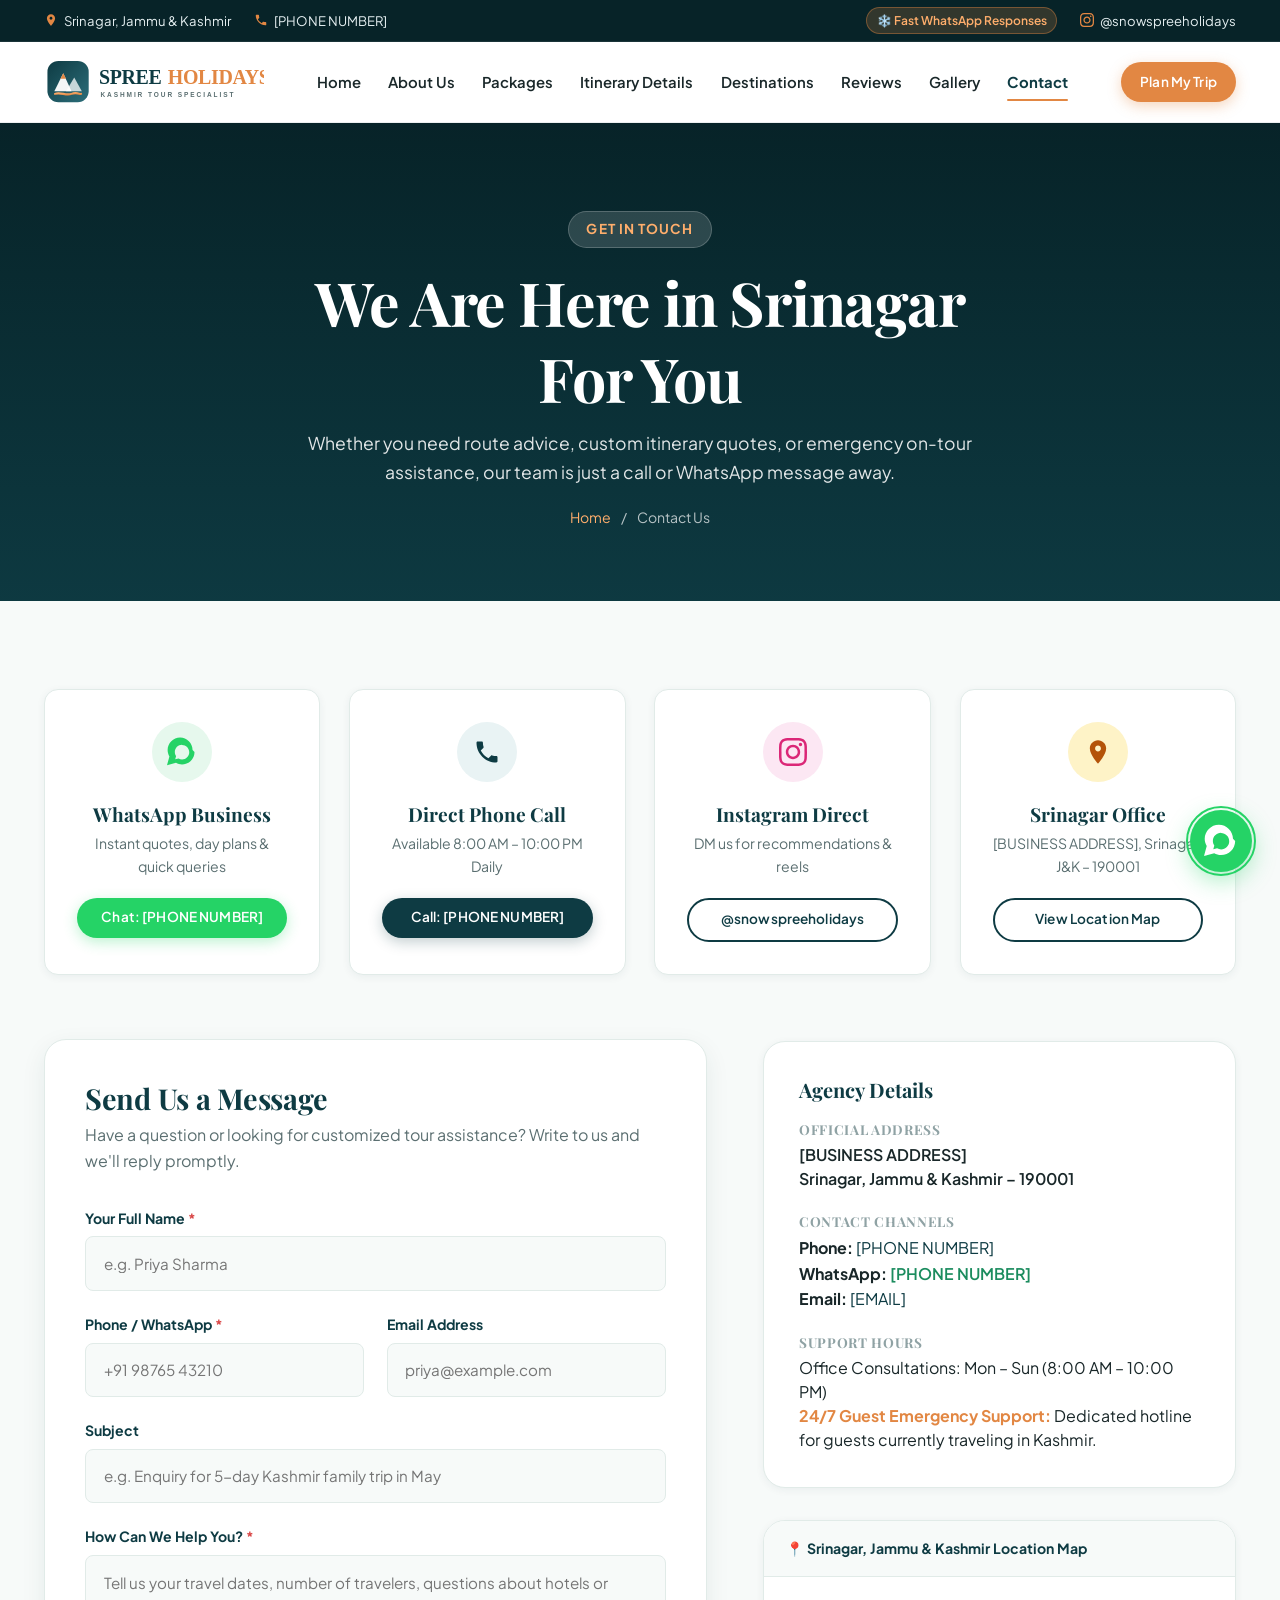
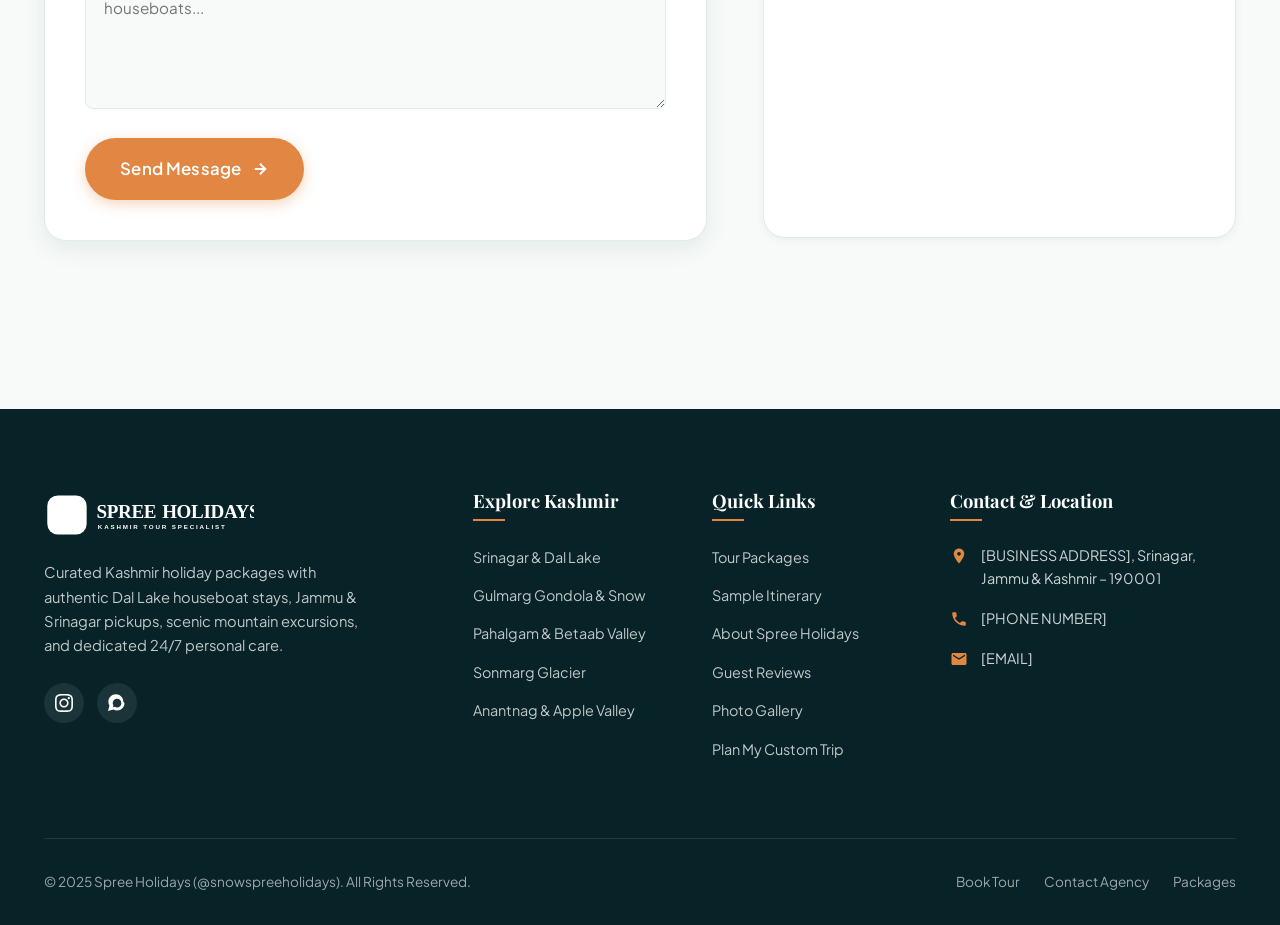
<file: contact.html>
<!DOCTYPE html>
<html lang="en">
<head>
  <meta charset="UTF-8">
  <meta name="viewport" content="width=device-width, initial-scale=1.0">
  <title>Contact Us | Spree Holidays — Srinagar Office & WhatsApp Support</title>
  
  <meta name="description" content="Contact Spree Holidays in Srinagar, Kashmir. Reach us on WhatsApp, call directly, or send an enquiry for Kashmir packages, Dal Lake houseboats, and airport transfers.">
  <meta name="keywords" content="Spree Holidays contact, Kashmir tour office Srinagar, WhatsApp Kashmir travel agency, Spree Holidays phone number">
  
  <meta property="og:title" content="Contact Spree Holidays | Srinagar, Jammu & Kashmir">
  <meta property="og:description" content="Connect directly with our local Srinagar team via WhatsApp, phone, or message for custom Kashmir tour planning.">
  <meta property="og:image" content="https://images.unsplash.com/photo-1595815771614-ade9d652a65d?auto=format&fit=crop&w=1200&q=80">
  <meta property="og:type" content="website">

  <link rel="icon" type="image/svg+xml" href="images/favicon.svg">
  <link rel="preconnect" href="https://fonts.googleapis.com">
  <link rel="preconnect" href="https://fonts.gstatic.com" crossorigin>
  <link href="https://fonts.googleapis.com/css2?family=Playfair+Display:ital,wght@0,600;0,700;0,800;1,400&family=Plus+Jakarta+Sans:wght@400;500;600;700;800&display=swap" rel="stylesheet">
  <link rel="stylesheet" href="css/style.css">
</head>
<body>

  <!-- Top Announcement Bar -->
  <div class="topbar">
    <div class="container topbar-content">
      <div class="topbar-left">
        <div class="topbar-item">
          <svg viewBox="0 0 24 24"><path d="M12 2C8.13 2 5 5.13 5 9c0 5.25 7 13 7 13s7-7.75 7-13c0-3.87-3.13-7-7-7zm0 9.5c-1.38 0-2.5-1.12-2.5-2.5s1.12-2.5 2.5-2.5 2.5 1.12 2.5 2.5-1.12 2.5-2.5 2.5z"/></svg>
          <span>Srinagar, Jammu & Kashmir</span>
        </div>
        <div class="topbar-item">
          <svg viewBox="0 0 24 24"><path d="M6.62 10.79c1.44 2.83 3.76 5.14 6.59 6.59l2.2-2.2c.27-.27.67-.36 1.02-.24 1.12.37 2.33.57 3.57.57.55 0 1 .45 1 1V20c0 .55-.45 1-1 1-9.39 0-17-7.61-17-17 0-.55.45-1 1-1h3.5c.55 0 1 .45 1 1 0 1.25.2 2.45.57 3.57.11.35.03.74-.25 1.02l-2.2 2.2z"/></svg>
          <a href="tel:[PHONE NUMBER]">[PHONE NUMBER]</a>
        </div>
      </div>
      <div class="topbar-right">
        <span class="topbar-badge">❄️ Fast WhatsApp Responses</span>
        <div class="topbar-item">
          <svg viewBox="0 0 24 24"><path d="M12 2.163c3.204 0 3.584.012 4.85.07 3.252.148 4.771 1.691 4.919 4.919.058 1.265.069 1.645.069 4.849 0 3.205-.012 3.584-.069 4.849-.149 3.225-1.664 4.771-4.919 4.919-1.266.058-1.644.07-4.85.07-3.204 0-3.584-.012-4.849-.07-3.26-.149-4.771-1.699-4.919-4.92-.058-1.265-.07-1.644-.07-4.849 0-3.204.013-3.583.07-4.849.149-3.227 1.664-4.771 4.919-4.919 1.266-.057 1.645-.069 4.849-.069zm0-2.163c-3.259 0-3.667.014-4.947.072-4.358.2-6.78 2.618-6.98 6.98-.059 1.281-.073 1.689-.073 4.948 0 3.259.014 3.668.072 4.948.2 4.358 2.618 6.78 6.98 6.98 1.281.058 1.689.072 4.948.072 3.259 0 3.668-.014 4.948-.072 4.354-.2 6.782-2.618 6.979-6.98.059-1.28.073-1.689.073-4.948 0-3.259-.014-3.667-.072-4.947-.196-4.354-2.617-6.78-6.979-6.98-1.281-.059-1.69-.073-4.949-.073zm0 5.838c-3.403 0-6.162 2.759-6.162 6.162s2.759 6.163 6.162 6.163 6.162-2.759 6.162-6.163c0-3.403-2.759-6.162-6.162-6.162zm0 10.162c-2.209 0-4-1.79-4-4 0-2.209 1.791-4 4-4s4 1.791 4 4c0 2.21-1.791 4-4 4zm6.406-11.845c-.796 0-1.441.645-1.441 1.44s.645 1.44 1.441 1.44c.795 0 1.439-.645 1.439-1.44s-.644-1.44-1.439-1.44z"/></svg>
          <a href="https://instagram.com/snowspreeholidays" target="_blank" rel="noopener">@snowspreeholidays</a>
        </div>
      </div>
    </div>
  </div>

  <!-- Header Navigation -->
  <header class="site-header">
    <div class="container navbar">
      <!-- REPLACE WITH LOGO -->
      <a href="index.html" class="logo-wrapper">
        <img src="images/logo.svg" alt="Spree Holidays Logo" width="220" height="55">
      </a>

      <nav class="nav-menu" aria-label="Main Navigation">
        <a href="index.html" class="nav-link">Home</a>
        <a href="about.html" class="nav-link">About Us</a>
        <a href="packages.html" class="nav-link">Packages</a>
        <a href="package-details.html" class="nav-link">Itinerary Details</a>
        <a href="destinations.html" class="nav-link">Destinations</a>
        <a href="testimonials.html" class="nav-link">Reviews</a>
        <a href="gallery.html" class="nav-link">Gallery</a>
        <a href="contact.html" class="nav-link active">Contact</a>
      </nav>

      <div class="nav-cta">
        <a href="enquiry.html" class="btn btn-primary btn-sm">Plan My Trip</a>
      </div>

      <button class="mobile-nav-toggle" aria-label="Toggle Navigation Menu" aria-expanded="false">
        <span></span>
        <span></span>
        <span></span>
      </button>
    </div>
  </header>

  <main>
    <!-- Page Header Banner -->
    <!-- REPLACE WITH CLIENT HEADER PHOTO -->
    <section class="page-header" style="background-image: url('https://images.unsplash.com/photo-1595815771614-ade9d652a65d?auto=format&fit=crop&w=1600&q=80');">
      <div class="page-header-overlay"></div>
      <div class="container page-header-content">
        <span class="section-tag" style="background: rgba(255,255,255,0.15); color: #FFAE6C; border-color: rgba(255,255,255,0.2);">Get In Touch</span>
        <h1>We Are Here in Srinagar For You</h1>
        <p>Whether you need route advice, custom itinerary quotes, or emergency on-tour assistance, our team is just a call or WhatsApp message away.</p>
        <div class="breadcrumbs">
          <a href="index.html">Home</a>
          <span>/</span>
          <span>Contact Us</span>
        </div>
      </div>
    </section>

    <!-- Main Contact Section -->
    <section class="section-py bg-snow">
      <div class="container">
        
        <!-- Contact Cards Row -->
        <div style="display: grid; grid-template-columns: repeat(auto-fit, minmax(260px, 1fr)); gap: 1.8rem; margin-bottom: 4rem;">
          
          <!-- Card 1: WhatsApp -->
          <div style="background: #ffffff; border-radius: var(--radius-md); padding: 2rem; border: 1px solid var(--color-border); box-shadow: var(--shadow-sm); text-align: center;">
            <div style="width: 60px; height: 60px; border-radius: 50%; background: #E6F8ED; color: #25D366; display: flex; align-items: center; justify-content: center; margin: 0 auto 1.2rem auto;">
              <svg width="30" height="30" viewBox="0 0 24 24" fill="currentColor"><path d="M12.031 6.172c-3.181 0-5.767 2.586-5.768 5.766-.001 1.298.38 2.27 1.019 3.287l-.711 2.598 2.664-.698c.969.54 1.761.819 2.796.819 3.18 0 5.767-2.587 5.767-5.766.001-3.181-2.585-5.766-5.767-5.766zm9.969 5.766c0 5.503-4.477 9.98-9.98 9.98-1.748 0-3.385-.453-4.819-1.246l-7.201 1.889 1.926-7.03c-.901-1.488-1.426-3.23-1.426-5.093 0-5.503 4.477-9.98 9.98-9.98 5.503 0 9.98 4.477 9.98 9.98z"/></svg>
            </div>
            <h3 style="font-size: 1.2rem; margin-bottom: 0.4rem;">WhatsApp Business</h3>
            <p style="font-size: 0.88rem; color: var(--color-text-muted); margin-bottom: 1.2rem;">Instant quotes, day plans & quick queries</p>
            <a href="https://wa.me/919419000000?text=Hello%20Spree%20Holidays!%20I%20have%20an%20enquiry%20regarding%20a%20Kashmir%20trip." target="_blank" rel="noopener" class="btn btn-whatsapp btn-sm" style="width: 100%;">
              Chat: [PHONE NUMBER]
            </a>
          </div>

          <!-- Card 2: Phone Call -->
          <div style="background: #ffffff; border-radius: var(--radius-md); padding: 2rem; border: 1px solid var(--color-border); box-shadow: var(--shadow-sm); text-align: center;">
            <div style="width: 60px; height: 60px; border-radius: 50%; background: var(--color-primary-soft); color: var(--color-primary); display: flex; align-items: center; justify-content: center; margin: 0 auto 1.2rem auto;">
              <svg width="28" height="28" viewBox="0 0 24 24" fill="currentColor"><path d="M6.62 10.79c1.44 2.83 3.76 5.14 6.59 6.59l2.2-2.2c.27-.27.67-.36 1.02-.24 1.12.37 2.33.57 3.57.57.55 0 1 .45 1 1V20c0 .55-.45 1-1 1-9.39 0-17-7.61-17-17 0-.55.45-1 1-1h3.5c.55 0 1 .45 1 1 0 1.25.2 2.45.57 3.57.11.35.03.74-.25 1.02l-2.2 2.2z"/></svg>
            </div>
            <h3 style="font-size: 1.2rem; margin-bottom: 0.4rem;">Direct Phone Call</h3>
            <p style="font-size: 0.88rem; color: var(--color-text-muted); margin-bottom: 1.2rem;">Available 8:00 AM – 10:00 PM Daily</p>
            <a href="tel:[PHONE NUMBER]" class="btn btn-secondary btn-sm" style="width: 100%;">
              Call: [PHONE NUMBER]
            </a>
          </div>

          <!-- Card 3: Instagram -->
          <div style="background: #ffffff; border-radius: var(--radius-md); padding: 2rem; border: 1px solid var(--color-border); box-shadow: var(--shadow-sm); text-align: center;">
            <div style="width: 60px; height: 60px; border-radius: 50%; background: #FCE7F3; color: #DB2777; display: flex; align-items: center; justify-content: center; margin: 0 auto 1.2rem auto;">
              <svg width="28" height="28" viewBox="0 0 24 24" fill="currentColor"><path d="M12 2.163c3.204 0 3.584.012 4.85.07 3.252.148 4.771 1.691 4.919 4.919.058 1.265.069 1.645.069 4.849 0 3.205-.012 3.584-.069 4.849-.149 3.225-1.664 4.771-4.919 4.919-1.266.058-1.644.07-4.85.07-3.204 0-3.584-.012-4.849-.07-3.26-.149-4.771-1.699-4.919-4.92-.058-1.265-.07-1.644-.07-4.849 0-3.204.013-3.583.07-4.849.149-3.227 1.664-4.771 4.919-4.919 1.266-.057 1.645-.069 4.849-.069zm0-2.163c-3.259 0-3.667.014-4.947.072-4.358.2-6.78 2.618-6.98 6.98-.059 1.281-.073 1.689-.073 4.948 0 3.259.014 3.668.072 4.948.2 4.358 2.618 6.78 6.98 6.98 1.281.058 1.689.072 4.948.072 3.259 0 3.668-.014 4.948-.072 4.354-.2 6.782-2.618 6.979-6.98.059-1.28.073-1.689.073-4.948 0-3.259-.014-3.667-.072-4.947-.196-4.354-2.617-6.78-6.979-6.98-1.281-.059-1.69-.073-4.949-.073zm0 5.838c-3.403 0-6.162 2.759-6.162 6.162s2.759 6.163 6.162 6.163 6.162-2.759 6.162-6.163c0-3.403-2.759-6.162-6.162-6.162zm0 10.162c-2.209 0-4-1.79-4-4 0-2.209 1.791-4 4-4s4 1.791 4 4c0 2.21-1.791 4-4 4zm6.406-11.845c-.796 0-1.441.645-1.441 1.44s.645 1.44 1.441 1.44c.795 0 1.439-.645 1.439-1.44s-.644-1.44-1.439-1.44z"/></svg>
            </div>
            <h3 style="font-size: 1.2rem; margin-bottom: 0.4rem;">Instagram Direct</h3>
            <p style="font-size: 0.88rem; color: var(--color-text-muted); margin-bottom: 1.2rem;">DM us for recommendations & reels</p>
            <a href="https://instagram.com/snowspreeholidays" target="_blank" rel="noopener" class="btn btn-outline btn-sm" style="width: 100%;">
              @snowspreeholidays
            </a>
          </div>

          <!-- Card 4: Srinagar Office -->
          <div style="background: #ffffff; border-radius: var(--radius-md); padding: 2rem; border: 1px solid var(--color-border); box-shadow: var(--shadow-sm); text-align: center;">
            <div style="width: 60px; height: 60px; border-radius: 50%; background: #FEF3C7; color: #B45309; display: flex; align-items: center; justify-content: center; margin: 0 auto 1.2rem auto;">
              <svg width="28" height="28" viewBox="0 0 24 24" fill="currentColor"><path d="M12 2C8.13 2 5 5.13 5 9c0 5.25 7 13 7 13s7-7.75 7-13c0-3.87-3.13-7-7-7zm0 9.5c-1.38 0-2.5-1.12-2.5-2.5s1.12-2.5 2.5-2.5 2.5 1.12 2.5 2.5-1.12 2.5-2.5 2.5z"/></svg>
            </div>
            <h3 style="font-size: 1.2rem; margin-bottom: 0.4rem;">Srinagar Office</h3>
            <p style="font-size: 0.88rem; color: var(--color-text-muted); margin-bottom: 1.2rem;">[BUSINESS ADDRESS], Srinagar, J&K – 190001</p>
            <a href="#map-section" class="btn btn-outline btn-sm" style="width: 100%;">
              View Location Map
            </a>
          </div>

        </div>

        <!-- Form & Office Info Layout -->
        <div style="display: grid; grid-template-columns: 1.4fr 1fr; gap: 3.5rem;" class="dest-detail-block">
          
          <!-- Contact Form -->
          <div class="form-card">
            <h2 style="font-size: 1.8rem; margin-bottom: 0.4rem;">Send Us a Message</h2>
            <p style="color: var(--color-text-muted); margin-bottom: 2rem;">Have a question or looking for customized tour assistance? Write to us and we'll reply promptly.</p>

            <form id="spree-contact-form" method="POST" action="send-enquiry.php">
              <div class="form-grid">
                
                <div class="form-group form-group-full">
                  <label class="form-label" for="contact-name">Your Full Name <span class="req">*</span></label>
                  <input type="text" id="contact-name" name="full_name" class="form-input" placeholder="e.g. Priya Sharma" required>
                  <span class="form-error">Please enter your name</span>
                </div>

                <div class="form-group">
                  <label class="form-label" for="contact-phone">Phone / WhatsApp <span class="req">*</span></label>
                  <input type="tel" id="contact-phone" name="phone" class="form-input" placeholder="+91 98765 43210" required>
                  <span class="form-error">Please enter your contact number</span>
                </div>

                <div class="form-group">
                  <label class="form-label" for="contact-email">Email Address</label>
                  <input type="email" id="contact-email" name="email" class="form-input" placeholder="priya@example.com">
                </div>

                <div class="form-group form-group-full">
                  <label class="form-label" for="contact-subject">Subject</label>
                  <input type="text" id="contact-subject" name="destination" class="form-input" placeholder="e.g. Enquiry for 5-day Kashmir family trip in May">
                </div>

                <div class="form-group form-group-full">
                  <label class="form-label" for="contact-message">How Can We Help You? <span class="req">*</span></label>
                  <textarea id="contact-message" name="message" rows="5" class="form-textarea" placeholder="Tell us your travel dates, number of travelers, questions about hotels or houseboats..." required></textarea>
                  <span class="form-error">Please write your message</span>
                </div>

              </div>

              <div style="margin-top: 1.8rem;">
                <button type="submit" class="btn btn-primary btn-lg">
                  Send Message
                  <svg width="18" height="18" viewBox="0 0 24 24" fill="none" stroke="currentColor" stroke-width="2.5"><path d="M5 12h14M12 5l7 7-7 7"/></svg>
                </button>
              </div>
            </form>
          </div>

          <!-- Office Details & Trust Points -->
          <div>
            <div style="background: #ffffff; border-radius: var(--radius-lg); padding: 2.2rem; border: 1px solid var(--color-border); box-shadow: var(--shadow-sm); margin-bottom: 2rem;">
              <h3 style="font-size: 1.25rem; margin-bottom: 1.2rem; color: var(--color-primary);">Agency Details</h3>
              
              <div style="margin-bottom: 1.4rem;">
                <h4 style="font-size: 0.85rem; text-transform: uppercase; color: var(--color-text-light); letter-spacing: 0.05em; margin-bottom: 0.3rem;">Official Address</h4>
                <p style="color: var(--color-text-main); font-weight: 600; line-height: 1.5; margin: 0;">
                  [BUSINESS ADDRESS]<br>
                  Srinagar, Jammu & Kashmir – 190001
                </p>
                <span style="font-size: 0.8rem; color: var(--color-text-muted);"><!-- REPLACE WITH EXACT BUSINESS ADDRESS BEFORE LAUNCH --></span>
              </div>

              <div style="margin-bottom: 1.4rem;">
                <h4 style="font-size: 0.85rem; text-transform: uppercase; color: var(--color-text-light); letter-spacing: 0.05em; margin-bottom: 0.3rem;">Contact Channels</h4>
                <p style="color: var(--color-text-main); line-height: 1.6; margin: 0;">
                  <strong>Phone:</strong> <a href="tel:[PHONE NUMBER]" style="color: var(--color-primary);">[PHONE NUMBER]</a><br>
                  <strong>WhatsApp:</strong> <a href="https://wa.me/919419000000" style="color: var(--color-success); font-weight: 600;">[PHONE NUMBER]</a><br>
                  <strong>Email:</strong> <a href="mailto:[EMAIL]" style="color: var(--color-primary);">[EMAIL]</a>
                </p>
              </div>

              <div>
                <h4 style="font-size: 0.85rem; text-transform: uppercase; color: var(--color-text-light); letter-spacing: 0.05em; margin-bottom: 0.3rem;">Support Hours</h4>
                <p style="color: var(--color-text-main); line-height: 1.5; margin: 0;">
                  Office Consultations: Mon – Sun (8:00 AM – 10:00 PM)<br>
                  <strong style="color: var(--color-accent);">24/7 Guest Emergency Support:</strong> Dedicated hotline for guests currently traveling in Kashmir.
                </p>
              </div>
            </div>

            <!-- Google Map Embed Placeholder -->
            <div id="map-section" style="background: #ffffff; border-radius: var(--radius-lg); overflow: hidden; border: 1px solid var(--color-border); box-shadow: var(--shadow-sm);">
              <div style="padding: 1rem 1.4rem; background: var(--color-snow-bg); border-bottom: 1px solid var(--color-border); font-size: 0.88rem; font-weight: 700; color: var(--color-primary);">
                📍 Srinagar, Jammu & Kashmir Location Map
              </div>
              <!-- Embedded Interactive Google Map for Srinagar -->
              <iframe 
                src="https://www.google.com/maps/embed?pb=!1m18!1m12!1m3!1d105696.53974397354!2d74.7243555!3d34.0836511!2m3!1f0!2f0!3f0!3m2!1i1024!2i768!4f13.1!3m3!1m2!1s0x38e1855686e3c5a7%3A0x63395b28d052a550!2sSrinagar%2C%20Jammu%20and%20Kashmir!5e0!3m2!1sen!2sin!4v1700000000000!5m2!1sen!2sin" 
                width="100%" 
                height="260" 
                style="border:0; display:block;" 
                allowfullscreen="" 
                loading="lazy" 
                referrerpolicy="no-referrer-when-downgrade"
                title="Spree Holidays Srinagar Map Location">
              </iframe>
            </div>

          </div>

        </div>

      </div>
    </section>
  </main>

  <!-- Thank You / Confirmation Modal -->
  <div class="modal-overlay" id="confirmation-modal" role="dialog" aria-modal="true" aria-labelledby="modal-title">
    <div class="modal-box">
      <div class="modal-icon success">
        <svg width="34" height="34" viewBox="0 0 24 24" fill="currentColor"><path d="M9 16.17L4.83 12l-1.42 1.41L9 19 21 7l-1.41-1.41z"/></svg>
      </div>
      <h3 id="modal-title" style="font-size: 1.5rem; margin-bottom: 0.6rem; color: var(--color-primary);">Message Sent Successfully!</h3>
      <p style="color: var(--color-text-muted); font-size: 0.95rem; margin-bottom: 1.5rem;">
        Thank you for contacting Spree Holidays. Our Srinagar team has received your message and will reach out to you via WhatsApp or phone shortly.
      </p>
      <button type="button" class="btn btn-primary" id="modal-close-btn" style="width: 100%;">
        Close
      </button>
    </div>
  </div>

  <!-- Site-Wide Footer -->
  <footer class="site-footer">
    <div class="container">
      <div class="footer-top">
        <div class="footer-brand">
          <!-- REPLACE WITH LOGO -->
          <img src="images/logo.svg" alt="Spree Holidays" width="210" height="52" style="filter: brightness(0) invert(1);">
          <p>
            Curated Kashmir holiday packages with authentic Dal Lake houseboat stays, Jammu & Srinagar pickups, scenic mountain excursions, and dedicated 24/7 personal care.
          </p>
          <div class="footer-socials">
            <a href="https://instagram.com/snowspreeholidays" target="_blank" rel="noopener" class="social-link" aria-label="Instagram">
              <svg width="18" height="18" viewBox="0 0 24 24" fill="currentColor"><path d="M12 2.163c3.204 0 3.584.012 4.85.07 3.252.148 4.771 1.691 4.919 4.919.058 1.265.069 1.645.069 4.849 0 3.205-.012 3.584-.069 4.849-.149 3.225-1.664 4.771-4.919 4.919-1.266.058-1.644.07-4.85.07-3.204 0-3.584-.012-4.849-.07-3.26-.149-4.771-1.699-4.919-4.92-.058-1.265-.07-1.644-.07-4.849 0-3.204.013-3.583.07-4.849.149-3.227 1.664-4.771 4.919-4.919 1.266-.057 1.645-.069 4.849-.069zm0-2.163c-3.259 0-3.667.014-4.947.072-4.358.2-6.78 2.618-6.98 6.98-.059 1.281-.073 1.689-.073 4.948 0 3.259.014 3.668.072 4.948.2 4.358 2.618 6.78 6.98 6.98 1.281.058 1.689.072 4.948.072 3.259 0 3.668-.014 4.948-.072 4.354-.2 6.782-2.618 6.979-6.98.059-1.28.073-1.689.073-4.948 0-3.259-.014-3.667-.072-4.947-.196-4.354-2.617-6.78-6.979-6.98-1.281-.059-1.69-.073-4.949-.073zm0 5.838c-3.403 0-6.162 2.759-6.162 6.162s2.759 6.163 6.162 6.163 6.162-2.759 6.162-6.163c0-3.403-2.759-6.162-6.162-6.162zm0 10.162c-2.209 0-4-1.79-4-4 0-2.209 1.791-4 4-4s4 1.791 4 4c0 2.21-1.791 4-4 4zm6.406-11.845c-.796 0-1.441.645-1.441 1.44s.645 1.44 1.441 1.44c.795 0 1.439-.645 1.439-1.44s-.644-1.44-1.439-1.44z"/></svg>
            </a>
            <a href="https://wa.me/919419000000" target="_blank" rel="noopener" class="social-link" aria-label="WhatsApp">
              <svg width="18" height="18" viewBox="0 0 24 24" fill="currentColor"><path d="M12.031 6.172c-3.181 0-5.767 2.586-5.768 5.766-.001 1.298.38 2.27 1.019 3.287l-.711 2.598 2.664-.698c.969.54 1.761.819 2.796.819 3.18 0 5.767-2.587 5.767-5.766.001-3.181-2.585-5.766-5.767-5.766zm9.969 5.766c0 5.503-4.477 9.98-9.98 9.98-1.748 0-3.385-.453-4.819-1.246l-7.201 1.889 1.926-7.03c-.901-1.488-1.426-3.23-1.426-5.093 0-5.503 4.477-9.98 9.98-9.98 5.503 0 9.98 4.477 9.98 9.98z"/></svg>
            </a>
          </div>
        </div>

        <div class="footer-column">
          <h4>Explore Kashmir</h4>
          <ul class="footer-links">
            <li><a href="destinations.html#srinagar">Srinagar & Dal Lake</a></li>
            <li><a href="destinations.html#gulmarg">Gulmarg Gondola & Snow</a></li>
            <li><a href="destinations.html#pahalgam">Pahalgam & Betaab Valley</a></li>
            <li><a href="destinations.html#sonmarg">Sonmarg Glacier</a></li>
            <li><a href="destinations.html#anantnag">Anantnag & Apple Valley</a></li>
          </ul>
        </div>

        <div class="footer-column">
          <h4>Quick Links</h4>
          <ul class="footer-links">
            <li><a href="packages.html">Tour Packages</a></li>
            <li><a href="package-details.html">Sample Itinerary</a></li>
            <li><a href="about.html">About Spree Holidays</a></li>
            <li><a href="testimonials.html">Guest Reviews</a></li>
            <li><a href="gallery.html">Photo Gallery</a></li>
            <li><a href="enquiry.html">Plan My Custom Trip</a></li>
          </ul>
        </div>

        <div class="footer-column">
          <h4>Contact & Location</h4>
          <div class="footer-contact-item">
            <svg width="18" height="18" viewBox="0 0 24 24" fill="currentColor"><path d="M12 2C8.13 2 5 5.13 5 9c0 5.25 7 13 7 13s7-7.75 7-13c0-3.87-3.13-7-7-7zm0 9.5c-1.38 0-2.5-1.12-2.5-2.5s1.12-2.5 2.5-2.5 2.5 1.12 2.5 2.5-1.12 2.5-2.5 2.5z"/></svg>
            <span>[BUSINESS ADDRESS], Srinagar, Jammu & Kashmir – 190001</span>
          </div>
          <div class="footer-contact-item">
            <svg width="18" height="18" viewBox="0 0 24 24" fill="currentColor"><path d="M6.62 10.79c1.44 2.83 3.76 5.14 6.59 6.59l2.2-2.2c.27-.27.67-.36 1.02-.24 1.12.37 2.33.57 3.57.57.55 0 1 .45 1 1V20c0 .55-.45 1-1 1-9.39 0-17-7.61-17-17 0-.55.45-1 1-1h3.5c.55 0 1 .45 1 1 0 1.25.2 2.45.57 3.57.11.35.03.74-.25 1.02l-2.2 2.2z"/></svg>
            <a href="tel:[PHONE NUMBER]">[PHONE NUMBER]</a>
          </div>
          <div class="footer-contact-item">
            <svg width="18" height="18" viewBox="0 0 24 24" fill="currentColor"><path d="M20 4H4c-1.1 0-1.99.9-1.99 2L2 18c0 1.1.9 2 2 2h16c1.1 0 2-.9 2-2V6c0-1.1-.9-2-2-2zm0 4l-8 5-8-5V6l8 5 8-5v2z"/></svg>
            <a href="mailto:[EMAIL]">[EMAIL]</a>
          </div>
        </div>
      </div>

      <div class="footer-bottom">
        <div>
          © 2025 Spree Holidays (@snowspreeholidays). All Rights Reserved.
        </div>
        <div class="footer-bottom-links">
          <a href="enquiry.html">Book Tour</a>
          <a href="contact.html">Contact Agency</a>
          <a href="packages.html">Packages</a>
        </div>
      </div>
    </div>
  </footer>

  <!-- Persistent Floating WhatsApp Action Button -->
  <a href="https://wa.me/919419000000?text=Hello%20Spree%20Holidays!%20I%20have%20an%20enquiry." class="whatsapp-float" target="_blank" rel="noopener" aria-label="Chat with Spree Holidays on WhatsApp">
    <div class="whatsapp-ping"></div>
    <span class="whatsapp-tooltip">Chat with our local team</span>
    <svg viewBox="0 0 24 24"><path d="M12.031 6.172c-3.181 0-5.767 2.586-5.768 5.766-.001 1.298.38 2.27 1.019 3.287l-.711 2.598 2.664-.698c.969.54 1.761.819 2.796.819 3.18 0 5.767-2.587 5.767-5.766.001-3.181-2.585-5.766-5.767-5.766zm9.969 5.766c0 5.503-4.477 9.98-9.98 9.98-1.748 0-3.385-.453-4.819-1.246l-7.201 1.889 1.926-7.03c-.901-1.488-1.426-3.23-1.426-5.093 0-5.503 4.477-9.98 9.98-9.98 5.503 0 9.98 4.477 9.98 9.98z"/></svg>
  </a>

  <script src="js/script.js"></script>
</body>
</html>
</file>
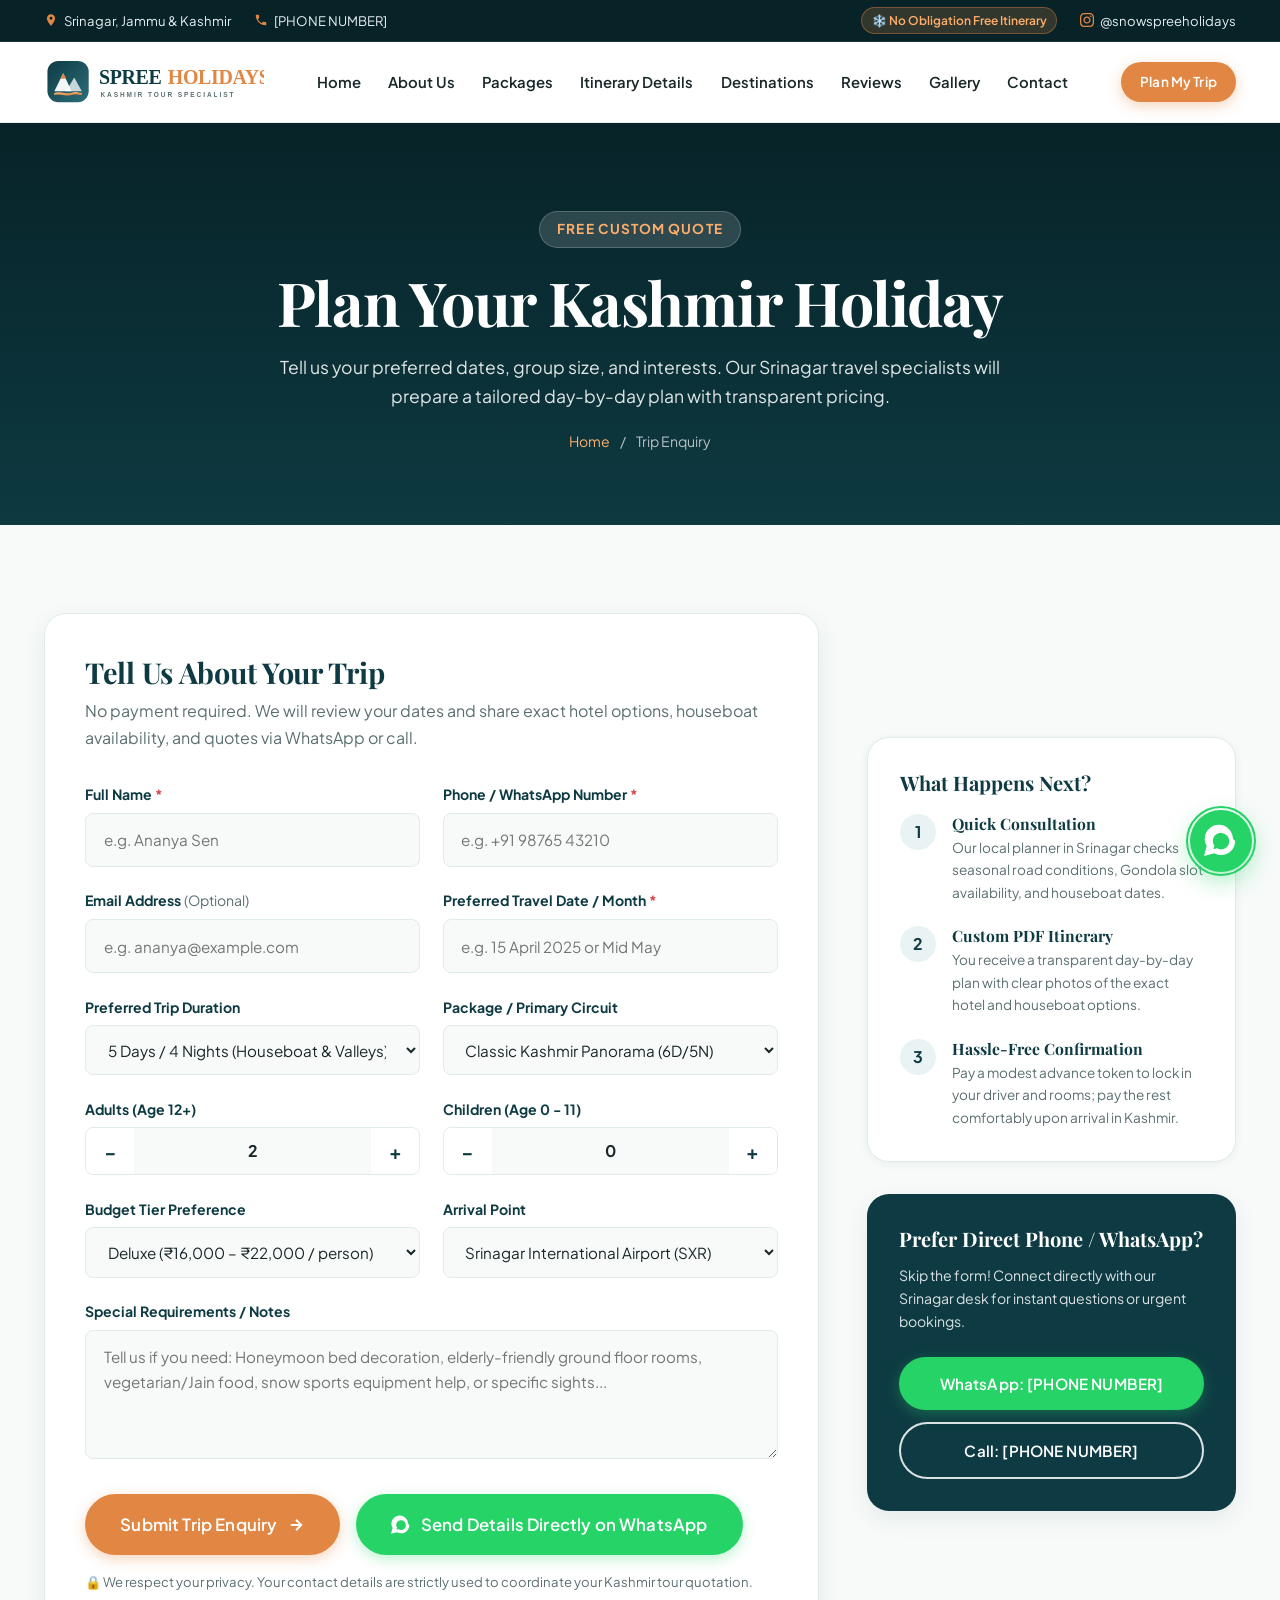
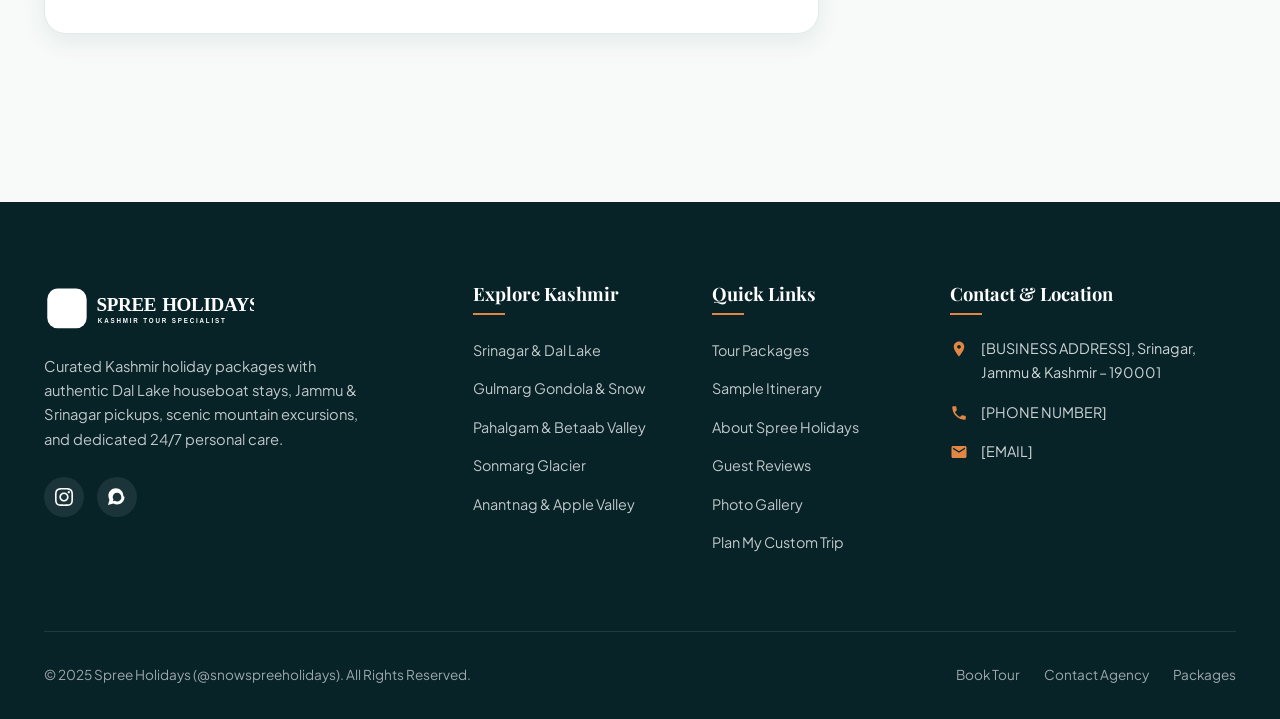
<file: enquiry.html>
<!DOCTYPE html>
<html lang="en">
<head>
  <meta charset="UTF-8">
  <meta name="viewport" content="width=device-width, initial-scale=1.0">
  <title>Plan My Kashmir Trip | Spree Holidays — Custom Booking & Enquiry</title>
  
  <meta name="description" content="Plan your dream Kashmir trip with Spree Holidays. Fill out our free enquiry form for customized packages, vetted Dal Lake houseboats, and private cabs. Fast WhatsApp responses.">
  <meta name="keywords" content="Kashmir tour enquiry, book Kashmir package, Spree Holidays booking, Kashmir trip planner, Kashmir tour quote">
  
  <meta property="og:title" content="Plan My Kashmir Trip | Spree Holidays">
  <meta property="og:description" content="Get a free custom itinerary and quote for your Kashmir holiday. We handle pickups, hotels, houseboats, and transport end-to-end.">
  <meta property="og:image" content="https://images.unsplash.com/photo-1595815771614-ade9d652a65d?auto=format&fit=crop&w=1200&q=80">
  <meta property="og:type" content="website">

  <link rel="icon" type="image/svg+xml" href="images/favicon.svg">
  <link rel="preconnect" href="https://fonts.googleapis.com">
  <link rel="preconnect" href="https://fonts.gstatic.com" crossorigin>
  <link href="https://fonts.googleapis.com/css2?family=Playfair+Display:ital,wght@0,600;0,700;0,800;1,400&family=Plus+Jakarta+Sans:wght@400;500;600;700;800&display=swap" rel="stylesheet">
  <link rel="stylesheet" href="css/style.css">
</head>
<body>

  <!-- Top Announcement Bar -->
  <div class="topbar">
    <div class="container topbar-content">
      <div class="topbar-left">
        <div class="topbar-item">
          <svg viewBox="0 0 24 24"><path d="M12 2C8.13 2 5 5.13 5 9c0 5.25 7 13 7 13s7-7.75 7-13c0-3.87-3.13-7-7-7zm0 9.5c-1.38 0-2.5-1.12-2.5-2.5s1.12-2.5 2.5-2.5 2.5 1.12 2.5 2.5-1.12 2.5-2.5 2.5z"/></svg>
          <span>Srinagar, Jammu & Kashmir</span>
        </div>
        <div class="topbar-item">
          <svg viewBox="0 0 24 24"><path d="M6.62 10.79c1.44 2.83 3.76 5.14 6.59 6.59l2.2-2.2c.27-.27.67-.36 1.02-.24 1.12.37 2.33.57 3.57.57.55 0 1 .45 1 1V20c0 .55-.45 1-1 1-9.39 0-17-7.61-17-17 0-.55.45-1 1-1h3.5c.55 0 1 .45 1 1 0 1.25.2 2.45.57 3.57.11.35.03.74-.25 1.02l-2.2 2.2z"/></svg>
          <a href="tel:[PHONE NUMBER]">[PHONE NUMBER]</a>
        </div>
      </div>
      <div class="topbar-right">
        <span class="topbar-badge">❄️ No Obligation Free Itinerary</span>
        <div class="topbar-item">
          <svg viewBox="0 0 24 24"><path d="M12 2.163c3.204 0 3.584.012 4.85.07 3.252.148 4.771 1.691 4.919 4.919.058 1.265.069 1.645.069 4.849 0 3.205-.012 3.584-.069 4.849-.149 3.225-1.664 4.771-4.919 4.919-1.266.058-1.644.07-4.85.07-3.204 0-3.584-.012-4.849-.07-3.26-.149-4.771-1.699-4.919-4.92-.058-1.265-.07-1.644-.07-4.849 0-3.204.013-3.583.07-4.849.149-3.227 1.664-4.771 4.919-4.919 1.266-.057 1.645-.069 4.849-.069zm0-2.163c-3.259 0-3.667.014-4.947.072-4.358.2-6.78 2.618-6.98 6.98-.059 1.281-.073 1.689-.073 4.948 0 3.259.014 3.668.072 4.948.2 4.358 2.618 6.78 6.98 6.98 1.281.058 1.689.072 4.948.072 3.259 0 3.668-.014 4.948-.072 4.354-.2 6.782-2.618 6.979-6.98.059-1.28.073-1.689.073-4.948 0-3.259-.014-3.667-.072-4.947-.196-4.354-2.617-6.78-6.979-6.98-1.281-.059-1.69-.073-4.949-.073zm0 5.838c-3.403 0-6.162 2.759-6.162 6.162s2.759 6.163 6.162 6.163 6.162-2.759 6.162-6.163c0-3.403-2.759-6.162-6.162-6.162zm0 10.162c-2.209 0-4-1.79-4-4 0-2.209 1.791-4 4-4s4 1.791 4 4c0 2.21-1.791 4-4 4zm6.406-11.845c-.796 0-1.441.645-1.441 1.44s.645 1.44 1.441 1.44c.795 0 1.439-.645 1.439-1.44s-.644-1.44-1.439-1.44z"/></svg>
          <a href="https://instagram.com/snowspreeholidays" target="_blank" rel="noopener">@snowspreeholidays</a>
        </div>
      </div>
    </div>
  </div>

  <!-- Header Navigation -->
  <header class="site-header">
    <div class="container navbar">
      <!-- REPLACE WITH LOGO -->
      <a href="index.html" class="logo-wrapper">
        <img src="images/logo.svg" alt="Spree Holidays Logo" width="220" height="55">
      </a>

      <nav class="nav-menu" aria-label="Main Navigation">
        <a href="index.html" class="nav-link">Home</a>
        <a href="about.html" class="nav-link">About Us</a>
        <a href="packages.html" class="nav-link">Packages</a>
        <a href="package-details.html" class="nav-link">Itinerary Details</a>
        <a href="destinations.html" class="nav-link">Destinations</a>
        <a href="testimonials.html" class="nav-link">Reviews</a>
        <a href="gallery.html" class="nav-link">Gallery</a>
        <a href="contact.html" class="nav-link">Contact</a>
      </nav>

      <div class="nav-cta">
        <a href="enquiry.html" class="btn btn-primary btn-sm">Plan My Trip</a>
      </div>

      <button class="mobile-nav-toggle" aria-label="Toggle Navigation Menu" aria-expanded="false">
        <span></span>
        <span></span>
        <span></span>
      </button>
    </div>
  </header>

  <main>
    <!-- Page Header Banner -->
    <!-- REPLACE WITH CLIENT HEADER PHOTO -->
    <section class="page-header" style="background-image: url('https://images.unsplash.com/photo-1595815771614-ade9d652a65d?auto=format&fit=crop&w=1600&q=80');">
      <div class="page-header-overlay"></div>
      <div class="container page-header-content">
        <span class="section-tag" style="background: rgba(255,255,255,0.15); color: #FFAE6C; border-color: rgba(255,255,255,0.2);">Free Custom Quote</span>
        <h1>Plan Your Kashmir Holiday</h1>
        <p>Tell us your preferred dates, group size, and interests. Our Srinagar travel specialists will prepare a tailored day-by-day plan with transparent pricing.</p>
        <div class="breadcrumbs">
          <a href="index.html">Home</a>
          <span>/</span>
          <span>Trip Enquiry</span>
        </div>
      </div>
    </section>

    <!-- Main Booking Section -->
    <section class="section-py bg-snow">
      <div class="container">
        <div style="display: grid; grid-template-columns: 2.1fr 1fr; gap: 3rem;" class="dest-detail-block">
          
          <!-- Left Column: Form Card -->
          <div class="form-card">
            <h2 style="font-size: 1.8rem; margin-bottom: 0.5rem;">Tell Us About Your Trip</h2>
            <p style="color: var(--color-text-muted); margin-bottom: 2rem;">No payment required. We will review your dates and share exact hotel options, houseboat availability, and quotes via WhatsApp or call.</p>

            <form id="spree-enquiry-form" method="POST" action="send-enquiry.php">
              <div class="form-grid">

                <!-- Full Name (Required) -->
                <div class="form-group">
                  <label class="form-label" for="full-name">Full Name <span class="req">*</span></label>
                  <input type="text" id="full-name" name="full_name" class="form-input" placeholder="e.g. Ananya Sen" required>
                  <span class="form-error">Please enter your full name</span>
                </div>

                <!-- Phone / WhatsApp Number (Required) -->
                <div class="form-group">
                  <label class="form-label" for="phone-number">Phone / WhatsApp Number <span class="req">*</span></label>
                  <input type="tel" id="phone-number" name="phone" class="form-input" placeholder="e.g. +91 98765 43210" required>
                  <span class="form-error">Please provide a valid contact number</span>
                </div>

                <!-- Email (Optional) -->
                <div class="form-group">
                  <label class="form-label" for="email-address">Email Address <span style="font-weight:400; color:var(--color-text-muted);">(Optional)</span></label>
                  <input type="email" id="email-address" name="email" class="form-input" placeholder="e.g. ananya@example.com">
                </div>

                <!-- Travel Dates -->
                <div class="form-group">
                  <label class="form-label" for="travel-date">Preferred Travel Date / Month <span class="req">*</span></label>
                  <input type="text" id="travel-date" name="travel_date" class="form-input" placeholder="e.g. 15 April 2025 or Mid May" required>
                </div>

                <!-- Trip Duration -->
                <div class="form-group">
                  <label class="form-label" for="preferred-duration">Preferred Trip Duration</label>
                  <select id="preferred-duration" name="duration" class="form-select">
                    <option value="4 Days / 3 Nights">4 Days / 3 Nights (Short Snow Break)</option>
                    <option value="5 Days / 4 Nights" selected>5 Days / 4 Nights (Houseboat & Valleys)</option>
                    <option value="6 Days / 5 Nights">6 Days / 5 Nights (Classic Panorama)</option>
                    <option value="7 Days / 6 Nights">7 Days / 6 Nights (Grand Kashmir & Apple Valley)</option>
                    <option value="8+ Days">8+ Days Custom Extended Holiday</option>
                  </select>
                </div>

                <!-- Package / Destination Selection -->
                <div class="form-group">
                  <label class="form-label" for="preferred-package">Package / Primary Circuit</label>
                  <select id="preferred-package" name="destination" class="form-select">
                    <option value="Classic Kashmir Panorama (6D/5N)">Classic Kashmir Panorama (6D/5N)</option>
                    <option value="Kashmir with Heritage Houseboat (5D/4N)">Kashmir with Heritage Houseboat (5D/4N)</option>
                    <option value="Gen-Z Snow & Vibe Group Trip (5D/4N)">Gen-Z Snow & Vibe Group Trip (5D/4N)</option>
                    <option value="Romantic Kashmir Honeymoon (6D/5N)">Romantic Kashmir Honeymoon (6D/5N)</option>
                    <option value="Grand Kashmir & Apple Valley (7D/6N)">Grand Kashmir & Apple Valley (7D/6N)</option>
                    <option value="Srinagar & Gulmarg Quick Escape (4D/3N)">Srinagar & Gulmarg Quick Escape (4D/3N)</option>
                    <option value="Custom Family Itinerary">Completely Custom / Multi-Destination</option>
                  </select>
                </div>

                <!-- Adults Counter -->
                <div class="form-group">
                  <label class="form-label">Adults (Age 12+)</label>
                  <div class="counter-box" id="adults-counter">
                    <button type="button" class="counter-btn btn-minus" aria-label="Decrease Adults">−</button>
                    <span class="counter-val">2</span>
                    <button type="button" class="counter-btn btn-plus" aria-label="Increase Adults">+</button>
                    <input type="hidden" name="adults" id="adults-input" value="2">
                  </div>
                </div>

                <!-- Children Counter -->
                <div class="form-group">
                  <label class="form-label">Children (Age 0 - 11)</label>
                  <div class="counter-box" id="children-counter">
                    <button type="button" class="counter-btn btn-minus" aria-label="Decrease Children">−</button>
                    <span class="counter-val">0</span>
                    <button type="button" class="counter-btn btn-plus" aria-label="Increase Children">+</button>
                    <input type="hidden" name="children" id="children-input" value="0">
                  </div>
                </div>

                <!-- Budget Range (Optional Dropdown) -->
                <div class="form-group">
                  <label class="form-label" for="budget-tier">Budget Tier Preference</label>
                  <select id="budget-tier" name="budget" class="form-select">
                    <option value="Standard (Cozy 3★ Hotels + Houseboat)">Standard (₹12,000 – ₹16,000 / person)</option>
                    <option value="Deluxe (Premium 4★ View Hotels + Houseboat)" selected>Deluxe (₹16,000 – ₹22,000 / person)</option>
                    <option value="Luxury (5★ Resorts + Premier Houseboat Suites)">Super Luxury (₹24,000+ / person)</option>
                    <option value="Budget-Friendly / Student Gen-Z">Budget-Friendly / Student Group</option>
                  </select>
                </div>

                <!-- Arrival Mode -->
                <div class="form-group">
                  <label class="form-label" for="arrival-point">Arrival Point</label>
                  <select id="arrival-point" name="arrival" class="form-select">
                    <option value="Srinagar Airport">Srinagar International Airport (SXR)</option>
                    <option value="Jammu Railway Station">Jammu Tawi Railway Station (JAT)</option>
                    <option value="Not yet decided">Not Yet Decided / Flexible</option>
                  </select>
                </div>

                <!-- Special Requests / Notes (Full width) -->
                <div class="form-group form-group-full">
                  <label class="form-label" for="special-requests">Special Requirements / Notes</label>
                  <textarea id="special-requests" name="message" rows="4" class="form-textarea" placeholder="Tell us if you need: Honeymoon bed decoration, elderly-friendly ground floor rooms, vegetarian/Jain food, snow sports equipment help, or specific sights..."></textarea>
                </div>

              </div>

              <!-- Form Buttons -->
              <div style="margin-top: 2.2rem; display: flex; gap: 1rem; flex-wrap: wrap; align-items: center;">
                <button type="submit" class="btn btn-primary btn-lg">
                  Submit Trip Enquiry
                  <svg width="18" height="18" viewBox="0 0 24 24" fill="none" stroke="currentColor" stroke-width="2.5"><path d="M5 12h14M12 5l7 7-7 7"/></svg>
                </button>

                <button type="button" id="send-whatsapp-direct" class="btn btn-whatsapp btn-lg">
                  <svg width="20" height="20" viewBox="0 0 24 24" fill="currentColor"><path d="M12.031 6.172c-3.181 0-5.767 2.586-5.768 5.766-.001 1.298.38 2.27 1.019 3.287l-.711 2.598 2.664-.698c.969.54 1.761.819 2.796.819 3.18 0 5.767-2.587 5.767-5.766.001-3.181-2.585-5.766-5.767-5.766zm9.969 5.766c0 5.503-4.477 9.98-9.98 9.98-1.748 0-3.385-.453-4.819-1.246l-7.201 1.889 1.926-7.03c-.901-1.488-1.426-3.23-1.426-5.093 0-5.503 4.477-9.98 9.98-9.98 5.503 0 9.98 4.477 9.98 9.98z"/></svg>
                  Send Details Directly on WhatsApp
                </button>
              </div>

              <p style="font-size: 0.82rem; color: var(--color-text-muted); margin-top: 1rem;">
                🔒 We respect your privacy. Your contact details are strictly used to coordinate your Kashmir tour quotation.
              </p>
            </form>
          </div>

          <!-- Right Column: Reassurance & Contact Card -->
          <div>
            <!-- Why Book With Us Card -->
            <div style="background: #ffffff; border-radius: var(--radius-lg); padding: 2rem; border: 1px solid var(--color-border); box-shadow: var(--shadow-sm); margin-bottom: 2rem;">
              <h3 style="font-size: 1.25rem; margin-bottom: 1.2rem; color: var(--color-primary);">What Happens Next?</h3>
              
              <div style="display: flex; gap: 1rem; margin-bottom: 1.4rem;">
                <div style="width: 36px; height: 36px; border-radius: 50%; background: var(--color-primary-soft); color: var(--color-primary); display: flex; align-items: center; justify-content: center; font-weight: 700; flex-shrink: 0;">1</div>
                <div>
                  <h4 style="font-size: 0.98rem; margin-bottom: 0.2rem;">Quick Consultation</h4>
                  <p style="font-size: 0.85rem; color: var(--color-text-muted);">Our local planner in Srinagar checks seasonal road conditions, Gondola slot availability, and houseboat dates.</p>
                </div>
              </div>

              <div style="display: flex; gap: 1rem; margin-bottom: 1.4rem;">
                <div style="width: 36px; height: 36px; border-radius: 50%; background: var(--color-primary-soft); color: var(--color-primary); display: flex; align-items: center; justify-content: center; font-weight: 700; flex-shrink: 0;">2</div>
                <div>
                  <h4 style="font-size: 0.98rem; margin-bottom: 0.2rem;">Custom PDF Itinerary</h4>
                  <p style="font-size: 0.85rem; color: var(--color-text-muted);">You receive a transparent day-by-day plan with clear photos of the exact hotel and houseboat options.</p>
                </div>
              </div>

              <div style="display: flex; gap: 1rem;">
                <div style="width: 36px; height: 36px; border-radius: 50%; background: var(--color-primary-soft); color: var(--color-primary); display: flex; align-items: center; justify-content: center; font-weight: 700; flex-shrink: 0;">3</div>
                <div>
                  <h4 style="font-size: 0.98rem; margin-bottom: 0.2rem;">Hassle-Free Confirmation</h4>
                  <p style="font-size: 0.85rem; color: var(--color-text-muted);">Pay a modest advance token to lock in your driver and rooms; pay the rest comfortably upon arrival in Kashmir.</p>
                </div>
              </div>
            </div>

            <!-- Direct Contact Box -->
            <div style="background: var(--color-primary); color: #fff; border-radius: var(--radius-lg); padding: 2rem; box-shadow: var(--shadow-md);">
              <h3 style="color: #fff; font-size: 1.25rem; margin-bottom: 0.8rem;">Prefer Direct Phone / WhatsApp?</h3>
              <p style="font-size: 0.88rem; color: rgba(255,255,255,0.85); margin-bottom: 1.5rem;">
                Skip the form! Connect directly with our Srinagar desk for instant questions or urgent bookings.
              </p>

              <div style="display: flex; flex-direction: column; gap: 0.8rem;">
                <a href="https://wa.me/919419000000?text=Hello%20Spree%20Holidays!%20I%20want%20to%20plan%20a%20Kashmir%20trip." target="_blank" rel="noopener" class="btn btn-whatsapp" style="width: 100%;">
                  WhatsApp: [PHONE NUMBER]
                </a>
                <a href="tel:[PHONE NUMBER]" class="btn btn-outline-white" style="width: 100%;">
                  Call: [PHONE NUMBER]
                </a>
              </div>
            </div>
          </div>

        </div>
      </div>
    </section>
  </main>

  <!-- Thank You / Confirmation Modal -->
  <div class="modal-overlay" id="confirmation-modal" role="dialog" aria-modal="true" aria-labelledby="modal-title">
    <div class="modal-box">
      <div class="modal-icon success">
        <svg width="34" height="34" viewBox="0 0 24 24" fill="currentColor"><path d="M9 16.17L4.83 12l-1.42 1.41L9 19 21 7l-1.41-1.41z"/></svg>
      </div>
      <h3 id="modal-title" style="font-size: 1.5rem; margin-bottom: 0.6rem; color: var(--color-primary);">Trip Enquiry Received!</h3>
      <p style="color: var(--color-text-muted); font-size: 0.95rem; margin-bottom: 1.5rem;">
        Thank you for choosing Spree Holidays. Our local Srinagar team has received your enquiry. We will review your dates and connect with you via <strong>WhatsApp / Phone</strong> shortly with your customized itinerary.
      </p>
      <button type="button" class="btn btn-primary" id="modal-close-btn" style="width: 100%;">
        Back to Website
      </button>
    </div>
  </div>

  <!-- Site-Wide Footer -->
  <footer class="site-footer">
    <div class="container">
      <div class="footer-top">
        <div class="footer-brand">
          <!-- REPLACE WITH LOGO -->
          <img src="images/logo.svg" alt="Spree Holidays" width="210" height="52" style="filter: brightness(0) invert(1);">
          <p>
            Curated Kashmir holiday packages with authentic Dal Lake houseboat stays, Jammu & Srinagar pickups, scenic mountain excursions, and dedicated 24/7 personal care.
          </p>
          <div class="footer-socials">
            <a href="https://instagram.com/snowspreeholidays" target="_blank" rel="noopener" class="social-link" aria-label="Instagram">
              <svg width="18" height="18" viewBox="0 0 24 24" fill="currentColor"><path d="M12 2.163c3.204 0 3.584.012 4.85.07 3.252.148 4.771 1.691 4.919 4.919.058 1.265.069 1.645.069 4.849 0 3.205-.012 3.584-.069 4.849-.149 3.225-1.664 4.771-4.919 4.919-1.266.058-1.644.07-4.85.07-3.204 0-3.584-.012-4.849-.07-3.26-.149-4.771-1.699-4.919-4.92-.058-1.265-.07-1.644-.07-4.849 0-3.204.013-3.583.07-4.849.149-3.227 1.664-4.771 4.919-4.919 1.266-.057 1.645-.069 4.849-.069zm0-2.163c-3.259 0-3.667.014-4.947.072-4.358.2-6.78 2.618-6.98 6.98-.059 1.281-.073 1.689-.073 4.948 0 3.259.014 3.668.072 4.948.2 4.358 2.618 6.78 6.98 6.98 1.281.058 1.689.072 4.948.072 3.259 0 3.668-.014 4.948-.072 4.354-.2 6.782-2.618 6.979-6.98.059-1.28.073-1.689.073-4.948 0-3.259-.014-3.667-.072-4.947-.196-4.354-2.617-6.78-6.979-6.98-1.281-.059-1.69-.073-4.949-.073zm0 5.838c-3.403 0-6.162 2.759-6.162 6.162s2.759 6.163 6.162 6.163 6.162-2.759 6.162-6.163c0-3.403-2.759-6.162-6.162-6.162zm0 10.162c-2.209 0-4-1.79-4-4 0-2.209 1.791-4 4-4s4 1.791 4 4c0 2.21-1.791 4-4 4zm6.406-11.845c-.796 0-1.441.645-1.441 1.44s.645 1.44 1.441 1.44c.795 0 1.439-.645 1.439-1.44s-.644-1.44-1.439-1.44z"/></svg>
            </a>
            <a href="https://wa.me/919419000000" target="_blank" rel="noopener" class="social-link" aria-label="WhatsApp">
              <svg width="18" height="18" viewBox="0 0 24 24" fill="currentColor"><path d="M12.031 6.172c-3.181 0-5.767 2.586-5.768 5.766-.001 1.298.38 2.27 1.019 3.287l-.711 2.598 2.664-.698c.969.54 1.761.819 2.796.819 3.18 0 5.767-2.587 5.767-5.766.001-3.181-2.585-5.766-5.767-5.766zm9.969 5.766c0 5.503-4.477 9.98-9.98 9.98-1.748 0-3.385-.453-4.819-1.246l-7.201 1.889 1.926-7.03c-.901-1.488-1.426-3.23-1.426-5.093 0-5.503 4.477-9.98 9.98-9.98 5.503 0 9.98 4.477 9.98 9.98z"/></svg>
            </a>
          </div>
        </div>

        <div class="footer-column">
          <h4>Explore Kashmir</h4>
          <ul class="footer-links">
            <li><a href="destinations.html#srinagar">Srinagar & Dal Lake</a></li>
            <li><a href="destinations.html#gulmarg">Gulmarg Gondola & Snow</a></li>
            <li><a href="destinations.html#pahalgam">Pahalgam & Betaab Valley</a></li>
            <li><a href="destinations.html#sonmarg">Sonmarg Glacier</a></li>
            <li><a href="destinations.html#anantnag">Anantnag & Apple Valley</a></li>
          </ul>
        </div>

        <div class="footer-column">
          <h4>Quick Links</h4>
          <ul class="footer-links">
            <li><a href="packages.html">Tour Packages</a></li>
            <li><a href="package-details.html">Sample Itinerary</a></li>
            <li><a href="about.html">About Spree Holidays</a></li>
            <li><a href="testimonials.html">Guest Reviews</a></li>
            <li><a href="gallery.html">Photo Gallery</a></li>
            <li><a href="enquiry.html">Plan My Custom Trip</a></li>
          </ul>
        </div>

        <div class="footer-column">
          <h4>Contact & Location</h4>
          <div class="footer-contact-item">
            <svg width="18" height="18" viewBox="0 0 24 24" fill="currentColor"><path d="M12 2C8.13 2 5 5.13 5 9c0 5.25 7 13 7 13s7-7.75 7-13c0-3.87-3.13-7-7-7zm0 9.5c-1.38 0-2.5-1.12-2.5-2.5s1.12-2.5 2.5-2.5 2.5 1.12 2.5 2.5-1.12 2.5-2.5 2.5z"/></svg>
            <span>[BUSINESS ADDRESS], Srinagar, Jammu & Kashmir – 190001</span>
          </div>
          <div class="footer-contact-item">
            <svg width="18" height="18" viewBox="0 0 24 24" fill="currentColor"><path d="M6.62 10.79c1.44 2.83 3.76 5.14 6.59 6.59l2.2-2.2c.27-.27.67-.36 1.02-.24 1.12.37 2.33.57 3.57.57.55 0 1 .45 1 1V20c0 .55-.45 1-1 1-9.39 0-17-7.61-17-17 0-.55.45-1 1-1h3.5c.55 0 1 .45 1 1 0 1.25.2 2.45.57 3.57.11.35.03.74-.25 1.02l-2.2 2.2z"/></svg>
            <a href="tel:[PHONE NUMBER]">[PHONE NUMBER]</a>
          </div>
          <div class="footer-contact-item">
            <svg width="18" height="18" viewBox="0 0 24 24" fill="currentColor"><path d="M20 4H4c-1.1 0-1.99.9-1.99 2L2 18c0 1.1.9 2 2 2h16c1.1 0 2-.9 2-2V6c0-1.1-.9-2-2-2zm0 4l-8 5-8-5V6l8 5 8-5v2z"/></svg>
            <a href="mailto:[EMAIL]">[EMAIL]</a>
          </div>
        </div>
      </div>

      <div class="footer-bottom">
        <div>
          © 2025 Spree Holidays (@snowspreeholidays). All Rights Reserved.
        </div>
        <div class="footer-bottom-links">
          <a href="enquiry.html">Book Tour</a>
          <a href="contact.html">Contact Agency</a>
          <a href="packages.html">Packages</a>
        </div>
      </div>
    </div>
  </footer>

  <!-- Persistent Floating WhatsApp Action Button -->
  <a href="https://wa.me/919419000000?text=Hello%20Spree%20Holidays!%20I%20want%20to%20plan%20a%20trip%20to%20Kashmir." class="whatsapp-float" target="_blank" rel="noopener" aria-label="Chat with Spree Holidays on WhatsApp">
    <div class="whatsapp-ping"></div>
    <span class="whatsapp-tooltip">Chat with our local team</span>
    <svg viewBox="0 0 24 24"><path d="M12.031 6.172c-3.181 0-5.767 2.586-5.768 5.766-.001 1.298.38 2.27 1.019 3.287l-.711 2.598 2.664-.698c.969.54 1.761.819 2.796.819 3.18 0 5.767-2.587 5.767-5.766.001-3.181-2.585-5.766-5.767-5.766zm9.969 5.766c0 5.503-4.477 9.98-9.98 9.98-1.748 0-3.385-.453-4.819-1.246l-7.201 1.889 1.926-7.03c-.901-1.488-1.426-3.23-1.426-5.093 0-5.503 4.477-9.98 9.98-9.98 5.503 0 9.98 4.477 9.98 9.98z"/></svg>
  </a>

  <script src="js/script.js"></script>
</body>
</html>
</file>
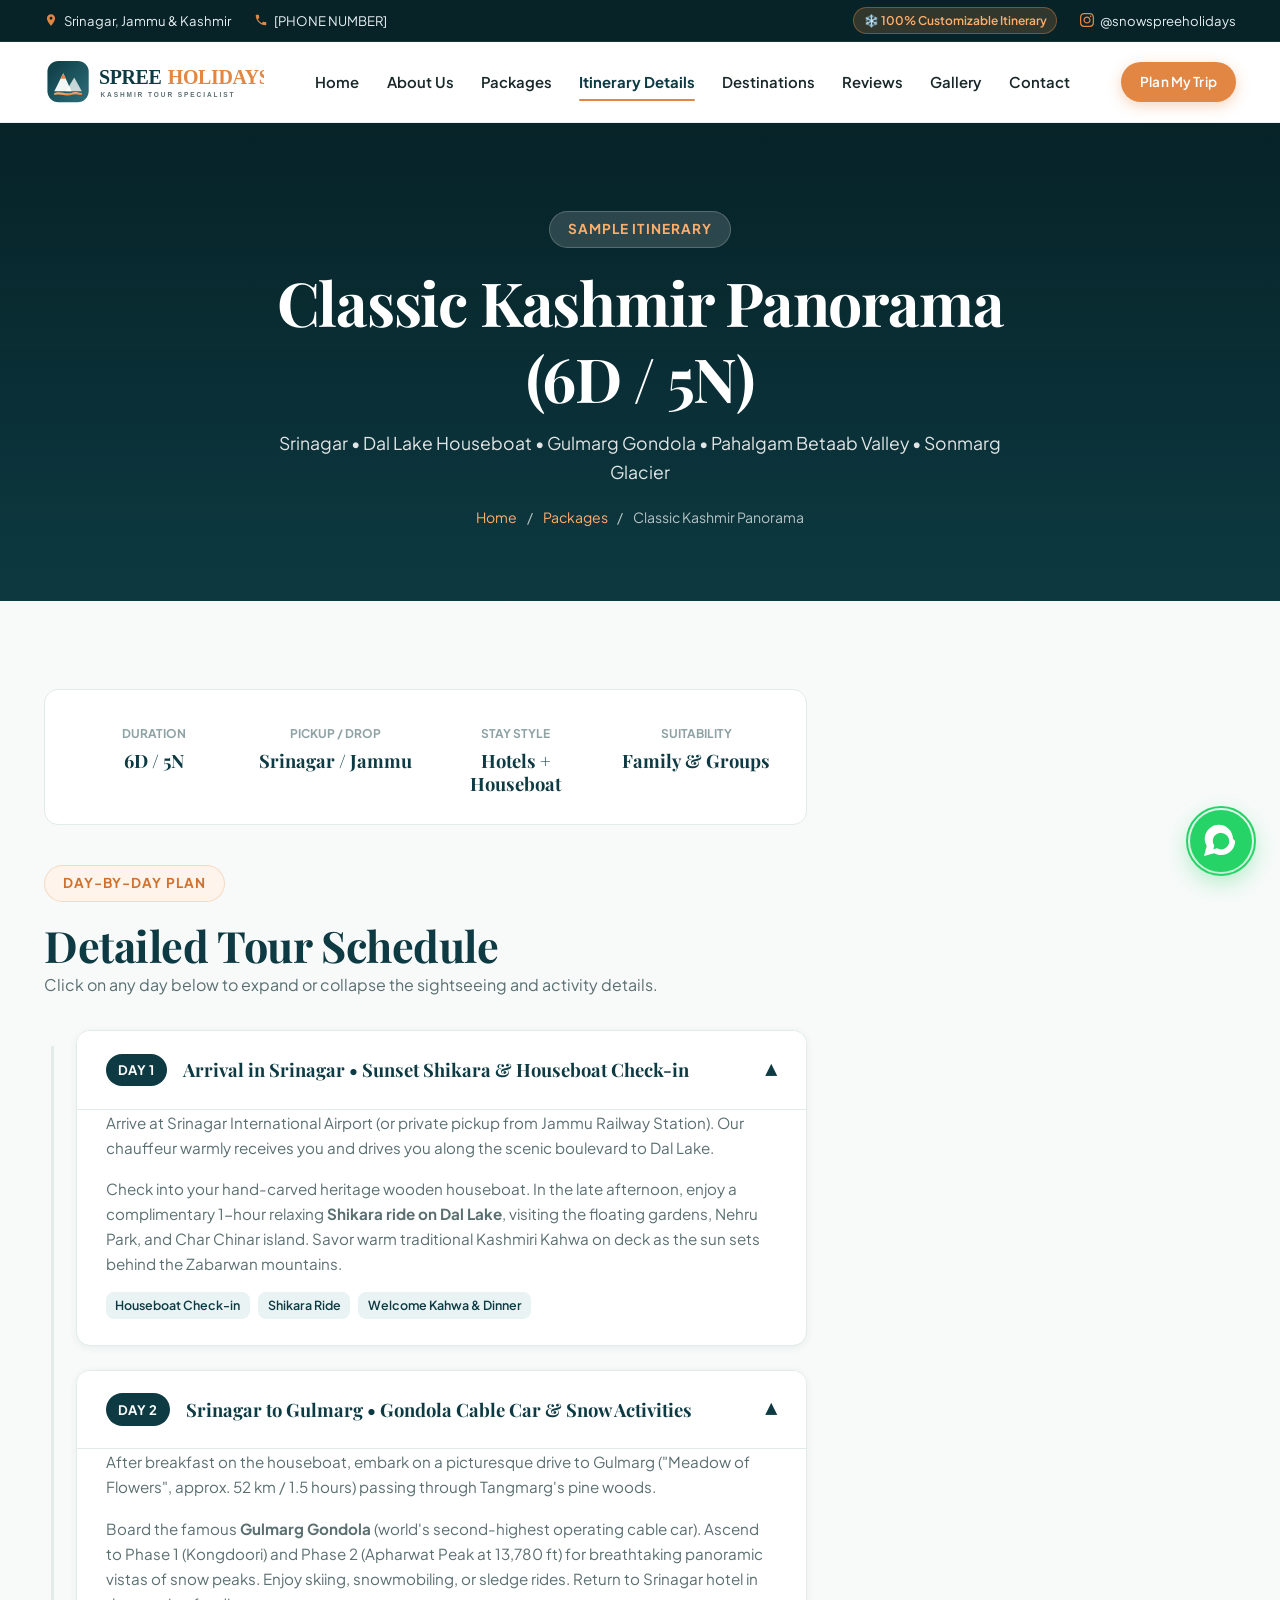
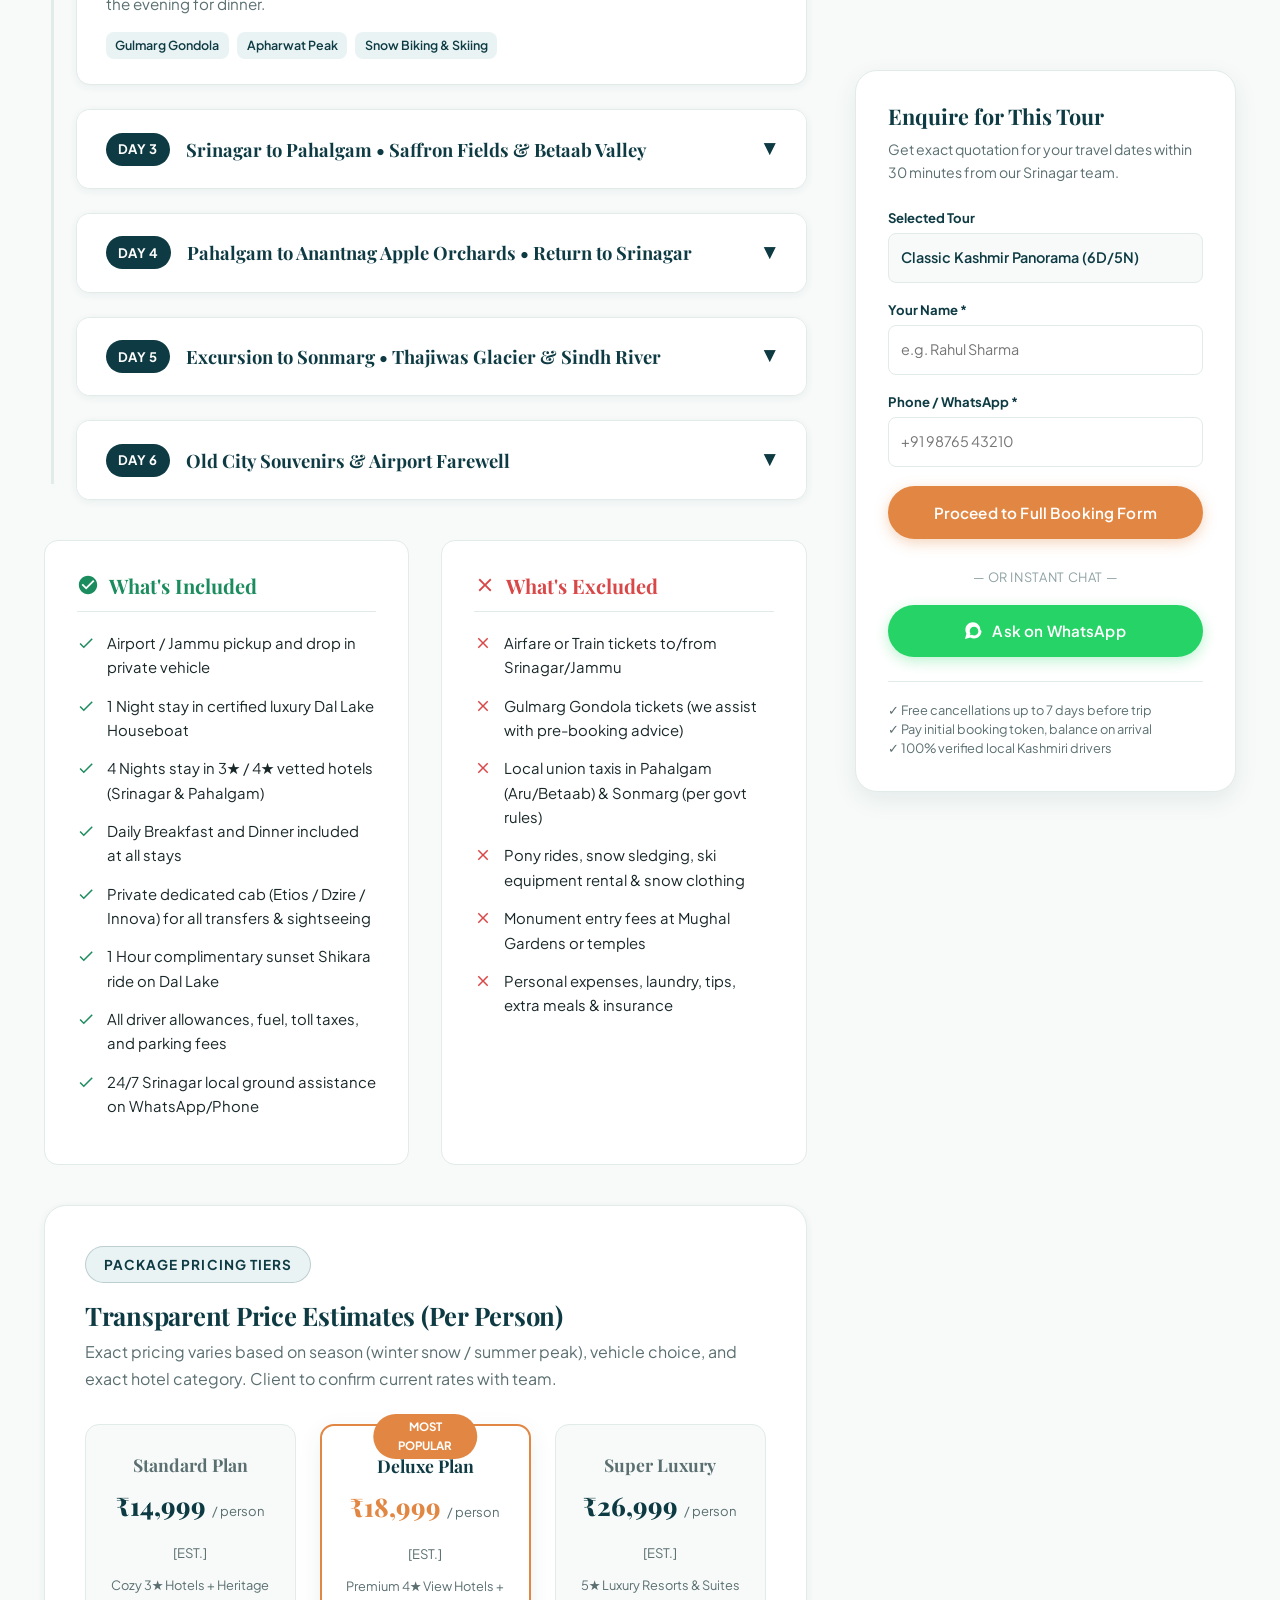
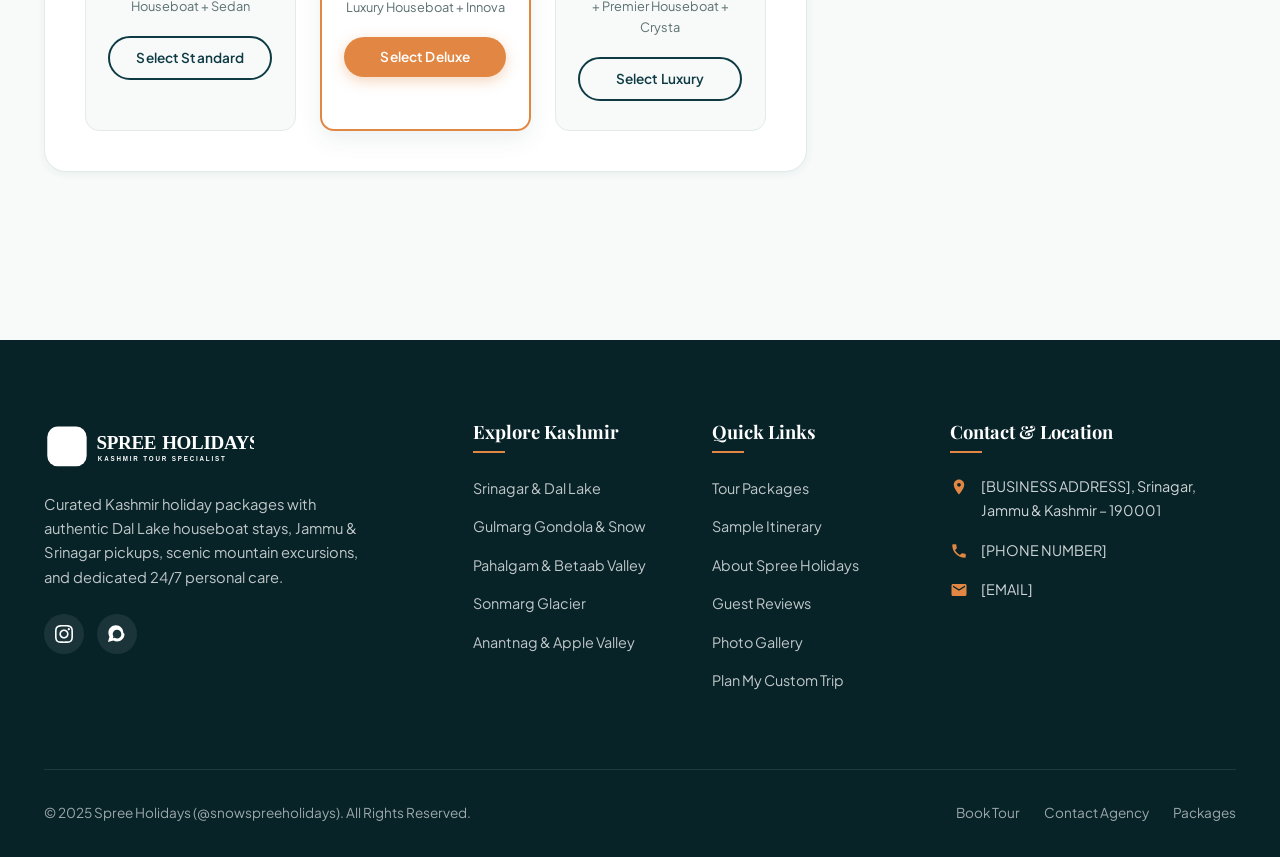
<file: package-details.html>
<!DOCTYPE html>
<html lang="en">
<head>
  <meta charset="UTF-8">
  <meta name="viewport" content="width=device-width, initial-scale=1.0">
  <title>Classic Kashmir Panorama (6D/5N) | Spree Holidays Itinerary</title>
  
  <meta name="description" content="Detailed 6 Days / 5 Nights Kashmir Itinerary covering Srinagar, Dal Lake Houseboat, Gulmarg Gondola, Pahalgam valleys, and Sonmarg. Transparent inclusions, pricing tiers, and direct booking.">
  <meta name="keywords" content="Kashmir 6 days itinerary, Srinagar houseboat package, Gulmarg gondola tour, Pahalgam itinerary, Kashmir tour plan">
  
  <meta property="og:title" content="Classic Kashmir Panorama 6D/5N | Spree Holidays">
  <meta property="og:description" content="Explore day-by-day itinerary, inclusions, exclusions, and luxury houseboat stay options with Spree Holidays.">
  <meta property="og:image" content="https://images.unsplash.com/photo-1595815771614-ade9d652a65d?auto=format&fit=crop&w=1200&q=80">
  <meta property="og:type" content="website">

  <link rel="icon" type="image/svg+xml" href="images/favicon.svg">
  <link rel="preconnect" href="https://fonts.googleapis.com">
  <link rel="preconnect" href="https://fonts.gstatic.com" crossorigin>
  <link href="https://fonts.googleapis.com/css2?family=Playfair+Display:ital,wght@0,600;0,700;0,800;1,400&family=Plus+Jakarta+Sans:wght@400;500;600;700;800&display=swap" rel="stylesheet">
  <link rel="stylesheet" href="css/style.css">
</head>
<body>

  <!-- Top Announcement Bar -->
  <div class="topbar">
    <div class="container topbar-content">
      <div class="topbar-left">
        <div class="topbar-item">
          <svg viewBox="0 0 24 24"><path d="M12 2C8.13 2 5 5.13 5 9c0 5.25 7 13 7 13s7-7.75 7-13c0-3.87-3.13-7-7-7zm0 9.5c-1.38 0-2.5-1.12-2.5-2.5s1.12-2.5 2.5-2.5 2.5 1.12 2.5 2.5-1.12 2.5-2.5 2.5z"/></svg>
          <span>Srinagar, Jammu & Kashmir</span>
        </div>
        <div class="topbar-item">
          <svg viewBox="0 0 24 24"><path d="M6.62 10.79c1.44 2.83 3.76 5.14 6.59 6.59l2.2-2.2c.27-.27.67-.36 1.02-.24 1.12.37 2.33.57 3.57.57.55 0 1 .45 1 1V20c0 .55-.45 1-1 1-9.39 0-17-7.61-17-17 0-.55.45-1 1-1h3.5c.55 0 1 .45 1 1 0 1.25.2 2.45.57 3.57.11.35.03.74-.25 1.02l-2.2 2.2z"/></svg>
          <a href="tel:[PHONE NUMBER]">[PHONE NUMBER]</a>
        </div>
      </div>
      <div class="topbar-right">
        <span class="topbar-badge">❄️ 100% Customizable Itinerary</span>
        <div class="topbar-item">
          <svg viewBox="0 0 24 24"><path d="M12 2.163c3.204 0 3.584.012 4.85.07 3.252.148 4.771 1.691 4.919 4.919.058 1.265.069 1.645.069 4.849 0 3.205-.012 3.584-.069 4.849-.149 3.225-1.664 4.771-4.919 4.919-1.266.058-1.644.07-4.85.07-3.204 0-3.584-.012-4.849-.07-3.26-.149-4.771-1.699-4.919-4.92-.058-1.265-.07-1.644-.07-4.849 0-3.204.013-3.583.07-4.849.149-3.227 1.664-4.771 4.919-4.919 1.266-.057 1.645-.069 4.849-.069zm0-2.163c-3.259 0-3.667.014-4.947.072-4.358.2-6.78 2.618-6.98 6.98-.059 1.281-.073 1.689-.073 4.948 0 3.259.014 3.668.072 4.948.2 4.358 2.618 6.78 6.98 6.98 1.281.058 1.689.072 4.948.072 3.259 0 3.668-.014 4.948-.072 4.354-.2 6.782-2.618 6.979-6.98.059-1.28.073-1.689.073-4.948 0-3.259-.014-3.667-.072-4.947-.196-4.354-2.617-6.78-6.979-6.98-1.281-.059-1.69-.073-4.949-.073zm0 5.838c-3.403 0-6.162 2.759-6.162 6.162s2.759 6.163 6.162 6.163 6.162-2.759 6.162-6.163c0-3.403-2.759-6.162-6.162-6.162zm0 10.162c-2.209 0-4-1.79-4-4 0-2.209 1.791-4 4-4s4 1.791 4 4c0 2.21-1.791 4-4 4zm6.406-11.845c-.796 0-1.441.645-1.441 1.44s.645 1.44 1.441 1.44c.795 0 1.439-.645 1.439-1.44s-.644-1.44-1.439-1.44z"/></svg>
          <a href="https://instagram.com/snowspreeholidays" target="_blank" rel="noopener">@snowspreeholidays</a>
        </div>
      </div>
    </div>
  </div>

  <!-- Header Navigation -->
  <header class="site-header">
    <div class="container navbar">
      <!-- REPLACE WITH LOGO -->
      <a href="index.html" class="logo-wrapper">
        <img src="images/logo.svg" alt="Spree Holidays Logo" width="220" height="55">
      </a>

      <nav class="nav-menu" aria-label="Main Navigation">
        <a href="index.html" class="nav-link">Home</a>
        <a href="about.html" class="nav-link">About Us</a>
        <a href="packages.html" class="nav-link">Packages</a>
        <a href="package-details.html" class="nav-link active">Itinerary Details</a>
        <a href="destinations.html" class="nav-link">Destinations</a>
        <a href="testimonials.html" class="nav-link">Reviews</a>
        <a href="gallery.html" class="nav-link">Gallery</a>
        <a href="contact.html" class="nav-link">Contact</a>
      </nav>

      <div class="nav-cta">
        <a href="enquiry.html" class="btn btn-primary btn-sm">Plan My Trip</a>
      </div>

      <button class="mobile-nav-toggle" aria-label="Toggle Navigation Menu" aria-expanded="false">
        <span></span>
        <span></span>
        <span></span>
      </button>
    </div>
  </header>

  <main>
    <!-- Package Details Banner -->
    <!-- REPLACE WITH CLIENT HEADER PHOTO -->
    <section class="page-header" style="background-image: url('https://images.unsplash.com/photo-1595815771614-ade9d652a65d?auto=format&fit=crop&w=1600&q=80');">
      <div class="page-header-overlay"></div>
      <div class="container page-header-content">
        <span class="section-tag" style="background: rgba(255,255,255,0.15); color: #FFAE6C; border-color: rgba(255,255,255,0.2);">Sample Itinerary</span>
        <h1>Classic Kashmir Panorama (6D / 5N)</h1>
        <p>Srinagar • Dal Lake Houseboat • Gulmarg Gondola • Pahalgam Betaab Valley • Sonmarg Glacier</p>
        <div class="breadcrumbs">
          <a href="index.html">Home</a>
          <span>/</span>
          <a href="packages.html">Packages</a>
          <span>/</span>
          <span>Classic Kashmir Panorama</span>
        </div>
      </div>
    </section>

    <!-- Main Content Layout (Itinerary + Sidebar) -->
    <section class="section-py bg-snow">
      <div class="container">
        <div style="display: grid; grid-template-columns: 2fr 1fr; gap: 3rem;" class="dest-detail-block">
          
          <!-- Left Column: Detailed Itinerary & Details -->
          <div>
            
            <!-- Quick Trip Highlights Grid -->
            <div style="background: #ffffff; border-radius: var(--radius-md); padding: 1.8rem; border: 1px solid var(--color-border); margin-bottom: 2.5rem; display: grid; grid-template-columns: repeat(auto-fit, minmax(140px, 1fr)); gap: 1.2rem; text-align: center;">
              <div>
                <span style="font-size: 0.75rem; text-transform: uppercase; color: var(--color-text-light); font-weight: 700;">Duration</span>
                <h4 style="font-size: 1.15rem; color: var(--color-primary); margin-top: 0.2rem;">6D / 5N</h4>
              </div>
              <div>
                <span style="font-size: 0.75rem; text-transform: uppercase; color: var(--color-text-light); font-weight: 700;">Pickup / Drop</span>
                <h4 style="font-size: 1.15rem; color: var(--color-primary); margin-top: 0.2rem;">Srinagar / Jammu</h4>
              </div>
              <div>
                <span style="font-size: 0.75rem; text-transform: uppercase; color: var(--color-text-light); font-weight: 700;">Stay Style</span>
                <h4 style="font-size: 1.15rem; color: var(--color-primary); margin-top: 0.2rem;">Hotels + Houseboat</h4>
              </div>
              <div>
                <span style="font-size: 0.75rem; text-transform: uppercase; color: var(--color-text-light); font-weight: 700;">Suitability</span>
                <h4 style="font-size: 1.15rem; color: var(--color-primary); margin-top: 0.2rem;">Family & Groups</h4>
              </div>
            </div>

            <!-- Itinerary Heading -->
            <div style="margin-bottom: 2rem;">
              <span class="section-tag">Day-By-Day Plan</span>
              <h2>Detailed Tour Schedule</h2>
              <p style="color: var(--color-text-muted);">Click on any day below to expand or collapse the sightseeing and activity details.</p>
            </div>

            <!-- Itinerary Accordion / Timeline -->
            <div class="itinerary-timeline">

              <!-- Day 1 -->
              <div class="itinerary-day-card active">
                <div class="itinerary-header">
                  <div class="itinerary-title-group">
                    <span class="day-badge">Day 1</span>
                    <h3>Arrival in Srinagar • Sunset Shikara & Houseboat Check-in</h3>
                  </div>
                  <div class="itinerary-chevron">▼</div>
                </div>
                <div class="itinerary-content">
                  <p>
                    Arrive at Srinagar International Airport (or private pickup from Jammu Railway Station). Our chauffeur warmly receives you and drives you along the scenic boulevard to Dal Lake.
                  </p>
                  <p>
                    Check into your hand-carved heritage wooden houseboat. In the late afternoon, enjoy a complimentary 1-hour relaxing <strong>Shikara ride on Dal Lake</strong>, visiting the floating gardens, Nehru Park, and Char Chinar island. Savor warm traditional Kashmiri Kahwa on deck as the sun sets behind the Zabarwan mountains.
                  </p>
                  <div class="day-tags">
                    <span class="day-tag">Houseboat Check-in</span>
                    <span class="day-tag">Shikara Ride</span>
                    <span class="day-tag">Welcome Kahwa & Dinner</span>
                  </div>
                </div>
              </div>

              <!-- Day 2 -->
              <div class="itinerary-day-card active">
                <div class="itinerary-header">
                  <div class="itinerary-title-group">
                    <span class="day-badge">Day 2</span>
                    <h3>Srinagar to Gulmarg • Gondola Cable Car & Snow Activities</h3>
                  </div>
                  <div class="itinerary-chevron">▼</div>
                </div>
                <div class="itinerary-content">
                  <p>
                    After breakfast on the houseboat, embark on a picturesque drive to Gulmarg ("Meadow of Flowers", approx. 52 km / 1.5 hours) passing through Tangmarg's pine woods.
                  </p>
                  <p>
                    Board the famous <strong>Gulmarg Gondola</strong> (world's second-highest operating cable car). Ascend to Phase 1 (Kongdoori) and Phase 2 (Apharwat Peak at 13,780 ft) for breathtaking panoramic vistas of snow peaks. Enjoy skiing, snowmobiling, or sledge rides. Return to Srinagar hotel in the evening for dinner.
                  </p>
                  <div class="day-tags">
                    <span class="day-tag">Gulmarg Gondola</span>
                    <span class="day-tag">Apharwat Peak</span>
                    <span class="day-tag">Snow Biking & Skiing</span>
                  </div>
                </div>
              </div>

              <!-- Day 3 -->
              <div class="itinerary-day-card">
                <div class="itinerary-header">
                  <div class="itinerary-title-group">
                    <span class="day-badge">Day 3</span>
                    <h3>Srinagar to Pahalgam • Saffron Fields & Betaab Valley</h3>
                  </div>
                  <div class="itinerary-chevron">▼</div>
                </div>
                <div class="itinerary-content">
                  <p>
                    Depart after breakfast toward Pahalgam ("Valley of Shepherds", approx. 95 km / 2.5 hours). En route, pause at the historic town of <strong>Pampore</strong> to see lush saffron fields and visit dry fruit farms.
                  </p>
                  <p>
                    Drive along the glistening Lidder River. Explore <strong>Betaab Valley</strong> (named after the Bollywood movie), the lush meadows of <strong>Aru Valley</strong>, and Chandanwari (gateway to the sacred Amarnath yatra). Check into your riverside hotel in Pahalgam for an evening of peaceful mountain ambiance.
                  </p>
                  <div class="day-tags">
                    <span class="day-tag">Pampore Saffron</span>
                    <span class="day-tag">Betaab Valley</span>
                    <span class="day-tag">Lidder River Riverside Hotel</span>
                  </div>
                </div>
              </div>

              <!-- Day 4 -->
              <div class="itinerary-day-card">
                <div class="itinerary-header">
                  <div class="itinerary-title-group">
                    <span class="day-badge">Day 4</span>
                    <h3>Pahalgam to Anantnag Apple Orchards • Return to Srinagar</h3>
                  </div>
                  <div class="itinerary-chevron">▼</div>
                </div>
                <div class="itinerary-content">
                  <p>
                    Enjoy breakfast surrounded by pine-covered hills. On your return journey toward Srinagar, take a scenic detour through <strong>Anantnag & Apple Valley</strong>.
                  </p>
                  <p>
                    Walk through genuine Kashmiri apple orchards, taste crisp fresh apples straight from the trees (seasonal in autumn), and visit the monumental 8th-century ruins of the <strong>Martand Sun Temple</strong>. Reach Srinagar by late afternoon; visit the terraced <strong>Mughal Gardens (Nishat Bagh, Shalimar Bagh, & Chashme Shahi)</strong> overlooking Dal Lake.
                  </p>
                  <div class="day-tags">
                    <span class="day-tag">Apple Orchard Walk</span>
                    <span class="day-tag">Martand Sun Temple</span>
                    <span class="day-tag">Mughal Gardens</span>
                  </div>
                </div>
              </div>

              <!-- Day 5 -->
              <div class="itinerary-day-card">
                <div class="itinerary-header">
                  <div class="itinerary-title-group">
                    <span class="day-badge">Day 5</span>
                    <h3>Excursion to Sonmarg • Thajiwas Glacier & Sindh River</h3>
                  </div>
                  <div class="itinerary-chevron">▼</div>
                </div>
                <div class="itinerary-content">
                  <p>
                    Full-day day excursion to Sonmarg ("Meadow of Gold", approx. 80 km / 2 hours), situated along the Sindh River with towering glacier peaks on all sides.
                  </p>
                  <p>
                    Trek or hire a local pony to the magnificent <strong>Thajiwas Glacier</strong>, where snow remains year-round. Enjoy snowball fights, sledge slides, and roadside trout fish delicacies. Return to Srinagar hotel in the evening for dinner and packing.
                  </p>
                  <div class="day-tags">
                    <span class="day-tag">Sonmarg Alpine Vistas</span>
                    <span class="day-tag">Thajiwas Glacier</span>
                    <span class="day-tag">Sindh River</span>
                  </div>
                </div>
              </div>

              <!-- Day 6 -->
              <div class="itinerary-day-card">
                <div class="itinerary-header">
                  <div class="itinerary-title-group">
                    <span class="day-badge">Day 6</span>
                    <h3>Old City Souvenirs & Airport Farewell</h3>
                  </div>
                  <div class="itinerary-chevron">▼</div>
                </div>
                <div class="itinerary-content">
                  <p>
                    After a leisurely breakfast, take some time for last-minute souvenir shopping in Srinagar for world-famous Pashmina shawls, walnut wood carvings, saffron, and dry fruits.
                  </p>
                  <p>
                    Our chauffeur drops you back at Srinagar International Airport (or Jammu Tawi Station) with wonderful memories of your Kashmir holiday with Spree Holidays.
                  </p>
                  <div class="day-tags">
                    <span class="day-tag">Pashmina & Walnut Wood</span>
                    <span class="day-tag">Airport Drop</span>
                    <span class="day-tag">Trip Complete</span>
                  </div>
                </div>
              </div>

            </div>

            <!-- Inclusions & Exclusions Side-by-Side -->
            <div class="inclusions-grid">
              <div class="inc-box included">
                <h3>
                  <svg width="22" height="22" viewBox="0 0 24 24" fill="currentColor"><path d="M12 2C6.48 2 2 6.48 2 12s4.48 10 10 10 10-4.48 10-10S17.52 2 12 2zm-2 15l-5-5 1.41-1.41L10 14.17l7.59-7.59L19 8l-9 9z"/></svg>
                  What's Included
                </h3>
                <ul class="inc-list">
                  <li>
                    <svg width="18" height="18" viewBox="0 0 24 24" fill="currentColor"><path d="M9 16.17L4.83 12l-1.42 1.41L9 19 21 7l-1.41-1.41z"/></svg>
                    <span>Airport / Jammu pickup and drop in private vehicle</span>
                  </li>
                  <li>
                    <svg width="18" height="18" viewBox="0 0 24 24" fill="currentColor"><path d="M9 16.17L4.83 12l-1.42 1.41L9 19 21 7l-1.41-1.41z"/></svg>
                    <span>1 Night stay in certified luxury Dal Lake Houseboat</span>
                  </li>
                  <li>
                    <svg width="18" height="18" viewBox="0 0 24 24" fill="currentColor"><path d="M9 16.17L4.83 12l-1.42 1.41L9 19 21 7l-1.41-1.41z"/></svg>
                    <span>4 Nights stay in 3★ / 4★ vetted hotels (Srinagar & Pahalgam)</span>
                  </li>
                  <li>
                    <svg width="18" height="18" viewBox="0 0 24 24" fill="currentColor"><path d="M9 16.17L4.83 12l-1.42 1.41L9 19 21 7l-1.41-1.41z"/></svg>
                    <span>Daily Breakfast and Dinner included at all stays</span>
                  </li>
                  <li>
                    <svg width="18" height="18" viewBox="0 0 24 24" fill="currentColor"><path d="M9 16.17L4.83 12l-1.42 1.41L9 19 21 7l-1.41-1.41z"/></svg>
                    <span>Private dedicated cab (Etios / Dzire / Innova) for all transfers & sightseeing</span>
                  </li>
                  <li>
                    <svg width="18" height="18" viewBox="0 0 24 24" fill="currentColor"><path d="M9 16.17L4.83 12l-1.42 1.41L9 19 21 7l-1.41-1.41z"/></svg>
                    <span>1 Hour complimentary sunset Shikara ride on Dal Lake</span>
                  </li>
                  <li>
                    <svg width="18" height="18" viewBox="0 0 24 24" fill="currentColor"><path d="M9 16.17L4.83 12l-1.42 1.41L9 19 21 7l-1.41-1.41z"/></svg>
                    <span>All driver allowances, fuel, toll taxes, and parking fees</span>
                  </li>
                  <li>
                    <svg width="18" height="18" viewBox="0 0 24 24" fill="currentColor"><path d="M9 16.17L4.83 12l-1.42 1.41L9 19 21 7l-1.41-1.41z"/></svg>
                    <span>24/7 Srinagar local ground assistance on WhatsApp/Phone</span>
                  </li>
                </ul>
              </div>

              <div class="inc-box excluded">
                <h3>
                  <svg width="22" height="22" viewBox="0 0 24 24" fill="currentColor"><path d="M19 6.41L17.59 5 12 10.59 6.41 5 5 6.41 10.59 12 5 17.59 6.41 19 12 13.41 17.59 19 19 17.59 13.41 12z"/></svg>
                  What's Excluded
                </h3>
                <ul class="inc-list">
                  <li>
                    <svg width="18" height="18" viewBox="0 0 24 24" fill="currentColor"><path d="M19 6.41L17.59 5 12 10.59 6.41 5 5 6.41 10.59 12 5 17.59 6.41 19 12 13.41 17.59 19 19 17.59 13.41 12z"/></svg>
                    <span>Airfare or Train tickets to/from Srinagar/Jammu</span>
                  </li>
                  <li>
                    <svg width="18" height="18" viewBox="0 0 24 24" fill="currentColor"><path d="M19 6.41L17.59 5 12 10.59 6.41 5 5 6.41 10.59 12 5 17.59 6.41 19 12 13.41 17.59 19 19 17.59 13.41 12z"/></svg>
                    <span>Gulmarg Gondola tickets (we assist with pre-booking advice)</span>
                  </li>
                  <li>
                    <svg width="18" height="18" viewBox="0 0 24 24" fill="currentColor"><path d="M19 6.41L17.59 5 12 10.59 6.41 5 5 6.41 10.59 12 5 17.59 6.41 19 12 13.41 17.59 19 19 17.59 13.41 12z"/></svg>
                    <span>Local union taxis in Pahalgam (Aru/Betaab) & Sonmarg (per govt rules)</span>
                  </li>
                  <li>
                    <svg width="18" height="18" viewBox="0 0 24 24" fill="currentColor"><path d="M19 6.41L17.59 5 12 10.59 6.41 5 5 6.41 10.59 12 5 17.59 6.41 19 12 13.41 17.59 19 19 17.59 13.41 12z"/></svg>
                    <span>Pony rides, snow sledging, ski equipment rental & snow clothing</span>
                  </li>
                  <li>
                    <svg width="18" height="18" viewBox="0 0 24 24" fill="currentColor"><path d="M19 6.41L17.59 5 12 10.59 6.41 5 5 6.41 10.59 12 5 17.59 6.41 19 12 13.41 17.59 19 19 17.59 13.41 12z"/></svg>
                    <span>Monument entry fees at Mughal Gardens or temples</span>
                  </li>
                  <li>
                    <svg width="18" height="18" viewBox="0 0 24 24" fill="currentColor"><path d="M19 6.41L17.59 5 12 10.59 6.41 5 5 6.41 10.59 12 5 17.59 6.41 19 12 13.41 17.59 19 19 17.59 13.41 12z"/></svg>
                    <span>Personal expenses, laundry, tips, extra meals & insurance</span>
                  </li>
                </ul>
              </div>
            </div>

            <!-- Pricing Tiers Block -->
            <div style="background: #ffffff; border-radius: var(--radius-lg); padding: 2.5rem; border: 1px solid var(--color-border); box-shadow: var(--shadow-sm); margin-top: 2rem;">
              <span class="section-tag tag-teal">Package Pricing Tiers</span>
              <h2 style="font-size: 1.6rem; margin-bottom: 0.5rem;">Transparent Price Estimates (Per Person)</h2>
              <p style="color: var(--color-text-muted); margin-bottom: 2rem;">Exact pricing varies based on season (winter snow / summer peak), vehicle choice, and exact hotel category. Client to confirm current rates with team.</p>

              <div style="display: grid; grid-template-columns: repeat(auto-fit, minmax(200px, 1fr)); gap: 1.5rem;">
                
                <!-- Standard Tier -->
                <div style="border: 1px solid var(--color-border); border-radius: var(--radius-md); padding: 1.8rem 1.4rem; text-align: center; background: var(--color-snow-bg);">
                  <h4 style="font-size: 1.1rem; color: var(--color-text-muted); margin-bottom: 0.5rem;">Standard Plan</h4>
                  <div class="price-val" style="font-size: 1.6rem; margin-bottom: 0.4rem;">₹14,999 <span>/ person [EST.]</span></div>
                  <p style="font-size: 0.8rem; color: var(--color-text-muted); margin-bottom: 1.2rem;">Cozy 3★ Hotels + Heritage Houseboat + Sedan</p>
                  <a href="enquiry.html?tier=Standard&package=Classic%20Kashmir" class="btn btn-outline btn-sm" style="width: 100%;">Select Standard</a>
                </div>

                <!-- Deluxe Tier (Recommended) -->
                <div style="border: 2px solid var(--color-accent); border-radius: var(--radius-md); padding: 1.8rem 1.4rem; text-align: center; background: #ffffff; position: relative; box-shadow: var(--shadow-md);">
                  <span style="position: absolute; top: -12px; left: 50%; transform: translateX(-50%); background: var(--color-accent); color: #fff; font-size: 0.72rem; font-weight: 700; padding: 0.2rem 0.8rem; border-radius: var(--radius-full); text-transform: uppercase;">Most Popular</span>
                  <h4 style="font-size: 1.1rem; color: var(--color-primary); margin-bottom: 0.5rem;">Deluxe Plan</h4>
                  <div class="price-val" style="font-size: 1.6rem; margin-bottom: 0.4rem; color: var(--color-accent);">₹18,999 <span>/ person [EST.]</span></div>
                  <p style="font-size: 0.8rem; color: var(--color-text-muted); margin-bottom: 1.2rem;">Premium 4★ View Hotels + Luxury Houseboat + Innova</p>
                  <a href="enquiry.html?tier=Deluxe&package=Classic%20Kashmir" class="btn btn-primary btn-sm" style="width: 100%;">Select Deluxe</a>
                </div>

                <!-- Luxury Tier -->
                <div style="border: 1px solid var(--color-border); border-radius: var(--radius-md); padding: 1.8rem 1.4rem; text-align: center; background: var(--color-snow-bg);">
                  <h4 style="font-size: 1.1rem; color: var(--color-text-muted); margin-bottom: 0.5rem;">Super Luxury</h4>
                  <div class="price-val" style="font-size: 1.6rem; margin-bottom: 0.4rem;">₹26,999 <span>/ person [EST.]</span></div>
                  <p style="font-size: 0.8rem; color: var(--color-text-muted); margin-bottom: 1.2rem;">5★ Luxury Resorts & Suites + Premier Houseboat + Crysta</p>
                  <a href="enquiry.html?tier=Luxury&package=Classic%20Kashmir" class="btn btn-outline btn-sm" style="width: 100%;">Select Luxury</a>
                </div>

              </div>
            </div>

          </div>

          <!-- Right Column: Sticky Quick Enquiry Card -->
          <div>
            <div style="position: sticky; top: 100px; background: #ffffff; border-radius: var(--radius-lg); padding: 2rem; border: 1px solid var(--color-border); box-shadow: var(--shadow-md);">
              <h3 style="font-size: 1.35rem; margin-bottom: 0.5rem;">Enquire for This Tour</h3>
              <p style="font-size: 0.88rem; color: var(--color-text-muted); margin-bottom: 1.4rem;">
                Get exact quotation for your travel dates within 30 minutes from our Srinagar team.
              </p>

              <form action="enquiry.html" method="GET">
                <input type="hidden" name="package" value="Classic Kashmir Panorama 6D/5N">
                
                <div style="margin-bottom: 1rem;">
                  <label style="font-size: 0.82rem; font-weight: 700; color: var(--color-primary); display:block; margin-bottom: 0.3rem;">Selected Tour</label>
                  <input type="text" value="Classic Kashmir Panorama (6D/5N)" readonly style="width: 100%; padding: 0.75rem; background: var(--color-snow-bg); border: 1px solid var(--color-border); border-radius: var(--radius-sm); font-size: 0.9rem; font-weight: 600; color: var(--color-primary);">
                </div>

                <div style="margin-bottom: 1rem;">
                  <label style="font-size: 0.82rem; font-weight: 700; color: var(--color-primary); display:block; margin-bottom: 0.3rem;">Your Name *</label>
                  <input type="text" name="name" placeholder="e.g. Rahul Sharma" required style="width: 100%; padding: 0.75rem; border: 1px solid var(--color-border); border-radius: var(--radius-sm); font-size: 0.9rem;">
                </div>

                <div style="margin-bottom: 1.2rem;">
                  <label style="font-size: 0.82rem; font-weight: 700; color: var(--color-primary); display:block; margin-bottom: 0.3rem;">Phone / WhatsApp *</label>
                  <input type="tel" name="phone" placeholder="+91 98765 43210" required style="width: 100%; padding: 0.75rem; border: 1px solid var(--color-border); border-radius: var(--radius-sm); font-size: 0.9rem;">
                </div>

                <button type="submit" class="btn btn-primary" style="width: 100%; margin-bottom: 0.8rem;">
                  Proceed to Full Booking Form
                </button>
              </form>

              <div style="text-align: center; margin: 1rem 0; font-size: 0.8rem; color: var(--color-text-light); text-transform: uppercase; letter-spacing: 0.05em;">
                — OR INSTANT CHAT —
              </div>

              <a href="https://wa.me/919419000000?text=Hello%20Spree%20Holidays!%20I%20am%20interested%20in%20the%20Classic%20Kashmir%20Panorama%20(6D/5N)%20package." target="_blank" rel="noopener" class="btn btn-whatsapp" style="width: 100%;">
                <svg width="18" height="18" viewBox="0 0 24 24" fill="currentColor"><path d="M12.031 6.172c-3.181 0-5.767 2.586-5.768 5.766-.001 1.298.38 2.27 1.019 3.287l-.711 2.598 2.664-.698c.969.54 1.761.819 2.796.819 3.18 0 5.767-2.587 5.767-5.766.001-3.181-2.585-5.766-5.767-5.766zm9.969 5.766c0 5.503-4.477 9.98-9.98 9.98-1.748 0-3.385-.453-4.819-1.246l-7.201 1.889 1.926-7.03c-.901-1.488-1.426-3.23-1.426-5.093 0-5.503 4.477-9.98 9.98-9.98 5.503 0 9.98 4.477 9.98 9.98z"/></svg>
                Ask on WhatsApp
              </a>

              <div style="margin-top: 1.5rem; padding-top: 1.2rem; border-top: 1px solid var(--color-border); font-size: 0.8rem; color: var(--color-text-muted); line-height: 1.5;">
                ✓ Free cancellations up to 7 days before trip<br>
                ✓ Pay initial booking token, balance on arrival<br>
                ✓ 100% verified local Kashmiri drivers
              </div>
            </div>
          </div>

        </div>
      </div>
    </section>
  </main>

  <!-- Site-Wide Footer -->
  <footer class="site-footer">
    <div class="container">
      <div class="footer-top">
        <div class="footer-brand">
          <!-- REPLACE WITH LOGO -->
          <img src="images/logo.svg" alt="Spree Holidays" width="210" height="52" style="filter: brightness(0) invert(1);">
          <p>
            Curated Kashmir holiday packages with authentic Dal Lake houseboat stays, Jammu & Srinagar pickups, scenic mountain excursions, and dedicated 24/7 personal care.
          </p>
          <div class="footer-socials">
            <a href="https://instagram.com/snowspreeholidays" target="_blank" rel="noopener" class="social-link" aria-label="Instagram">
              <svg width="18" height="18" viewBox="0 0 24 24" fill="currentColor"><path d="M12 2.163c3.204 0 3.584.012 4.85.07 3.252.148 4.771 1.691 4.919 4.919.058 1.265.069 1.645.069 4.849 0 3.205-.012 3.584-.069 4.849-.149 3.225-1.664 4.771-4.919 4.919-1.266.058-1.644.07-4.85.07-3.204 0-3.584-.012-4.849-.07-3.26-.149-4.771-1.699-4.919-4.92-.058-1.265-.07-1.644-.07-4.849 0-3.204.013-3.583.07-4.849.149-3.227 1.664-4.771 4.919-4.919 1.266-.057 1.645-.069 4.849-.069zm0-2.163c-3.259 0-3.667.014-4.947.072-4.358.2-6.78 2.618-6.98 6.98-.059 1.281-.073 1.689-.073 4.948 0 3.259.014 3.668.072 4.948.2 4.358 2.618 6.78 6.98 6.98 1.281.058 1.689.072 4.948.072 3.259 0 3.668-.014 4.948-.072 4.354-.2 6.782-2.618 6.979-6.98.059-1.28.073-1.689.073-4.948 0-3.259-.014-3.667-.072-4.947-.196-4.354-2.617-6.78-6.979-6.98-1.281-.059-1.69-.073-4.949-.073zm0 5.838c-3.403 0-6.162 2.759-6.162 6.162s2.759 6.163 6.162 6.163 6.162-2.759 6.162-6.163c0-3.403-2.759-6.162-6.162-6.162zm0 10.162c-2.209 0-4-1.79-4-4 0-2.209 1.791-4 4-4s4 1.791 4 4c0 2.21-1.791 4-4 4zm6.406-11.845c-.796 0-1.441.645-1.441 1.44s.645 1.44 1.441 1.44c.795 0 1.439-.645 1.439-1.44s-.644-1.44-1.439-1.44z"/></svg>
            </a>
            <a href="https://wa.me/919419000000" target="_blank" rel="noopener" class="social-link" aria-label="WhatsApp">
              <svg width="18" height="18" viewBox="0 0 24 24" fill="currentColor"><path d="M12.031 6.172c-3.181 0-5.767 2.586-5.768 5.766-.001 1.298.38 2.27 1.019 3.287l-.711 2.598 2.664-.698c.969.54 1.761.819 2.796.819 3.18 0 5.767-2.587 5.767-5.766.001-3.181-2.585-5.766-5.767-5.766zm9.969 5.766c0 5.503-4.477 9.98-9.98 9.98-1.748 0-3.385-.453-4.819-1.246l-7.201 1.889 1.926-7.03c-.901-1.488-1.426-3.23-1.426-5.093 0-5.503 4.477-9.98 9.98-9.98 5.503 0 9.98 4.477 9.98 9.98z"/></svg>
            </a>
          </div>
        </div>

        <div class="footer-column">
          <h4>Explore Kashmir</h4>
          <ul class="footer-links">
            <li><a href="destinations.html#srinagar">Srinagar & Dal Lake</a></li>
            <li><a href="destinations.html#gulmarg">Gulmarg Gondola & Snow</a></li>
            <li><a href="destinations.html#pahalgam">Pahalgam & Betaab Valley</a></li>
            <li><a href="destinations.html#sonmarg">Sonmarg Glacier</a></li>
            <li><a href="destinations.html#anantnag">Anantnag & Apple Valley</a></li>
          </ul>
        </div>

        <div class="footer-column">
          <h4>Quick Links</h4>
          <ul class="footer-links">
            <li><a href="packages.html">Tour Packages</a></li>
            <li><a href="package-details.html">Sample Itinerary</a></li>
            <li><a href="about.html">About Spree Holidays</a></li>
            <li><a href="testimonials.html">Guest Reviews</a></li>
            <li><a href="gallery.html">Photo Gallery</a></li>
            <li><a href="enquiry.html">Plan My Custom Trip</a></li>
          </ul>
        </div>

        <div class="footer-column">
          <h4>Contact & Location</h4>
          <div class="footer-contact-item">
            <svg width="18" height="18" viewBox="0 0 24 24" fill="currentColor"><path d="M12 2C8.13 2 5 5.13 5 9c0 5.25 7 13 7 13s7-7.75 7-13c0-3.87-3.13-7-7-7zm0 9.5c-1.38 0-2.5-1.12-2.5-2.5s1.12-2.5 2.5-2.5 2.5 1.12 2.5 2.5-1.12 2.5-2.5 2.5z"/></svg>
            <span>[BUSINESS ADDRESS], Srinagar, Jammu & Kashmir – 190001</span>
          </div>
          <div class="footer-contact-item">
            <svg width="18" height="18" viewBox="0 0 24 24" fill="currentColor"><path d="M6.62 10.79c1.44 2.83 3.76 5.14 6.59 6.59l2.2-2.2c.27-.27.67-.36 1.02-.24 1.12.37 2.33.57 3.57.57.55 0 1 .45 1 1V20c0 .55-.45 1-1 1-9.39 0-17-7.61-17-17 0-.55.45-1 1-1h3.5c.55 0 1 .45 1 1 0 1.25.2 2.45.57 3.57.11.35.03.74-.25 1.02l-2.2 2.2z"/></svg>
            <a href="tel:[PHONE NUMBER]">[PHONE NUMBER]</a>
          </div>
          <div class="footer-contact-item">
            <svg width="18" height="18" viewBox="0 0 24 24" fill="currentColor"><path d="M20 4H4c-1.1 0-1.99.9-1.99 2L2 18c0 1.1.9 2 2 2h16c1.1 0 2-.9 2-2V6c0-1.1-.9-2-2-2zm0 4l-8 5-8-5V6l8 5 8-5v2z"/></svg>
            <a href="mailto:[EMAIL]">[EMAIL]</a>
          </div>
        </div>
      </div>

      <div class="footer-bottom">
        <div>
          © 2025 Spree Holidays (@snowspreeholidays). All Rights Reserved.
        </div>
        <div class="footer-bottom-links">
          <a href="enquiry.html">Book Tour</a>
          <a href="contact.html">Contact Agency</a>
          <a href="packages.html">Packages</a>
        </div>
      </div>
    </div>
  </footer>

  <!-- Persistent Floating WhatsApp Action Button -->
  <a href="https://wa.me/919419000000?text=Hello%20Spree%20Holidays!%20I%20want%20to%20know%20more%20about%20the%20Classic%20Kashmir%20Panorama%20package." class="whatsapp-float" target="_blank" rel="noopener" aria-label="Chat with Spree Holidays on WhatsApp">
    <div class="whatsapp-ping"></div>
    <span class="whatsapp-tooltip">Chat with our local team</span>
    <svg viewBox="0 0 24 24"><path d="M12.031 6.172c-3.181 0-5.767 2.586-5.768 5.766-.001 1.298.38 2.27 1.019 3.287l-.711 2.598 2.664-.698c.969.54 1.761.819 2.796.819 3.18 0 5.767-2.587 5.767-5.766.001-3.181-2.585-5.766-5.767-5.766zm9.969 5.766c0 5.503-4.477 9.98-9.98 9.98-1.748 0-3.385-.453-4.819-1.246l-7.201 1.889 1.926-7.03c-.901-1.488-1.426-3.23-1.426-5.093 0-5.503 4.477-9.98 9.98-9.98 5.503 0 9.98 4.477 9.98 9.98z"/></svg>
  </a>

  <script src="js/script.js"></script>
</body>
</html>
</file>
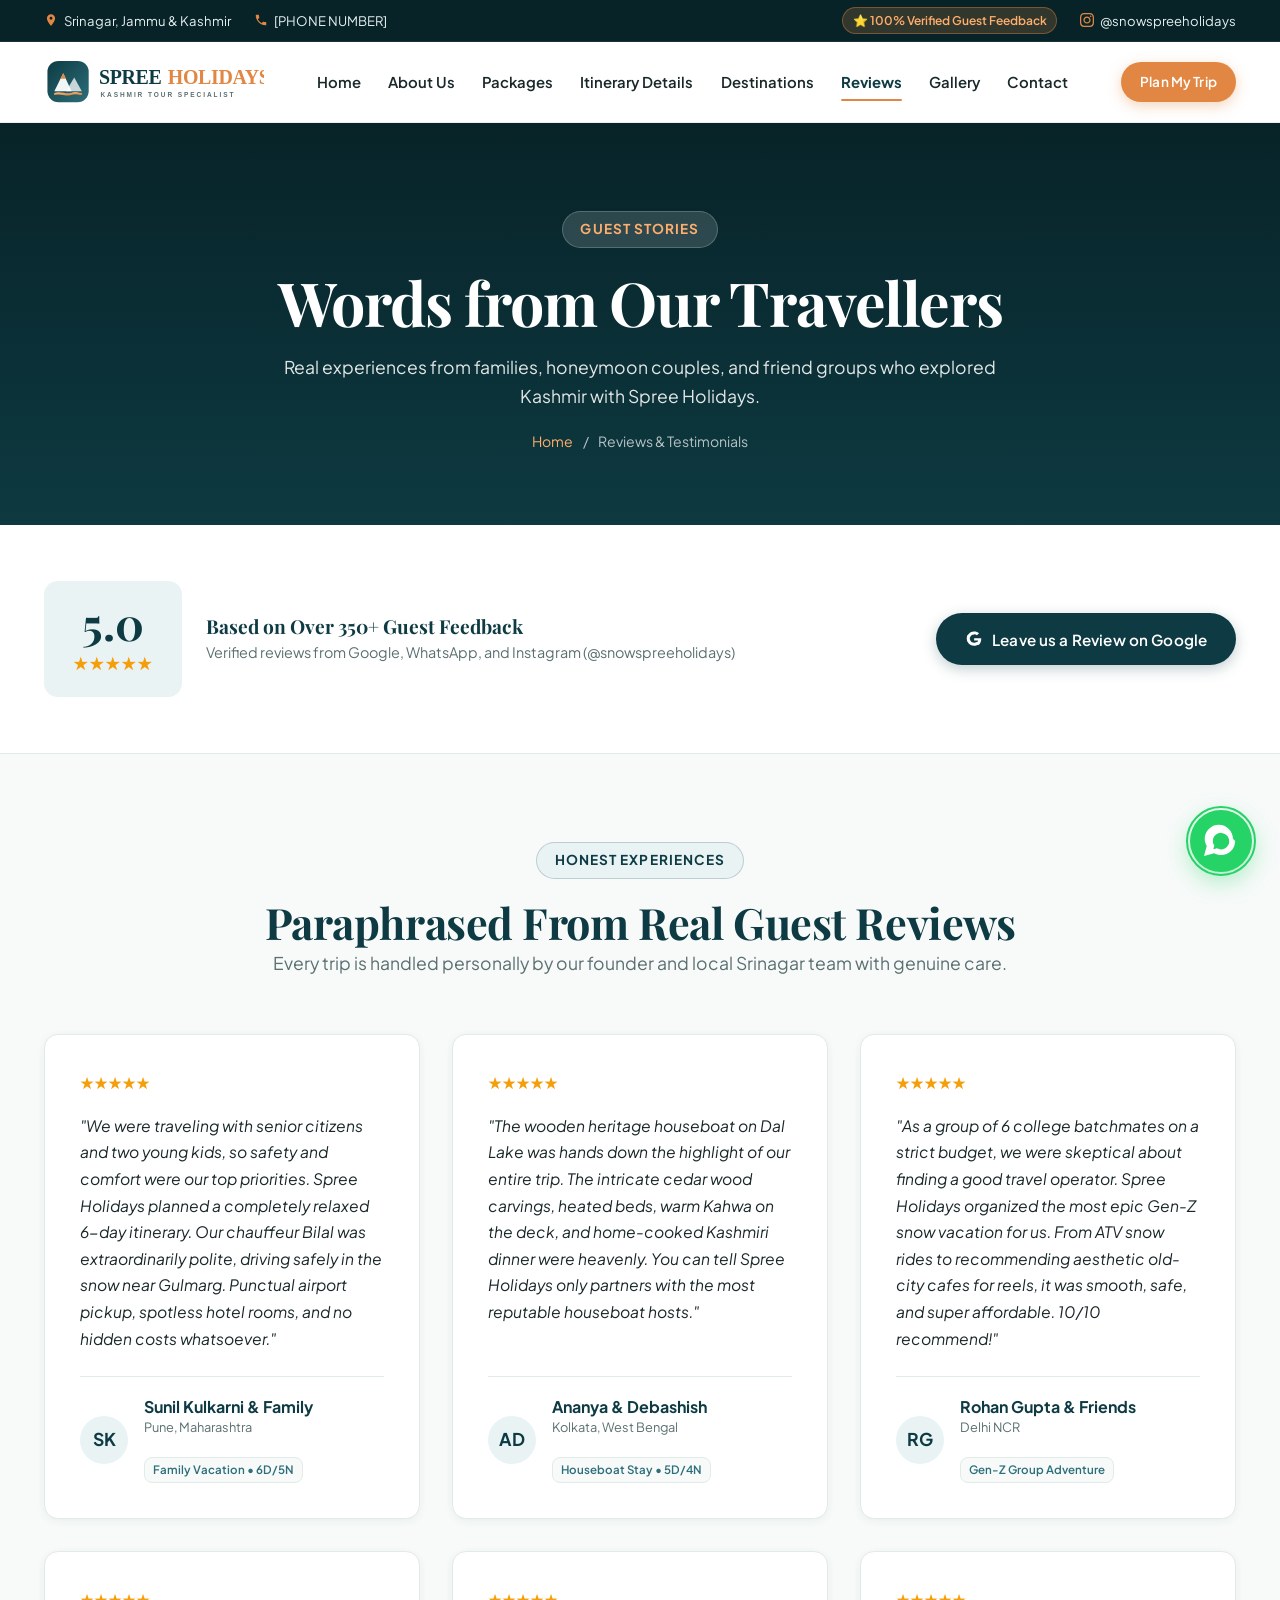
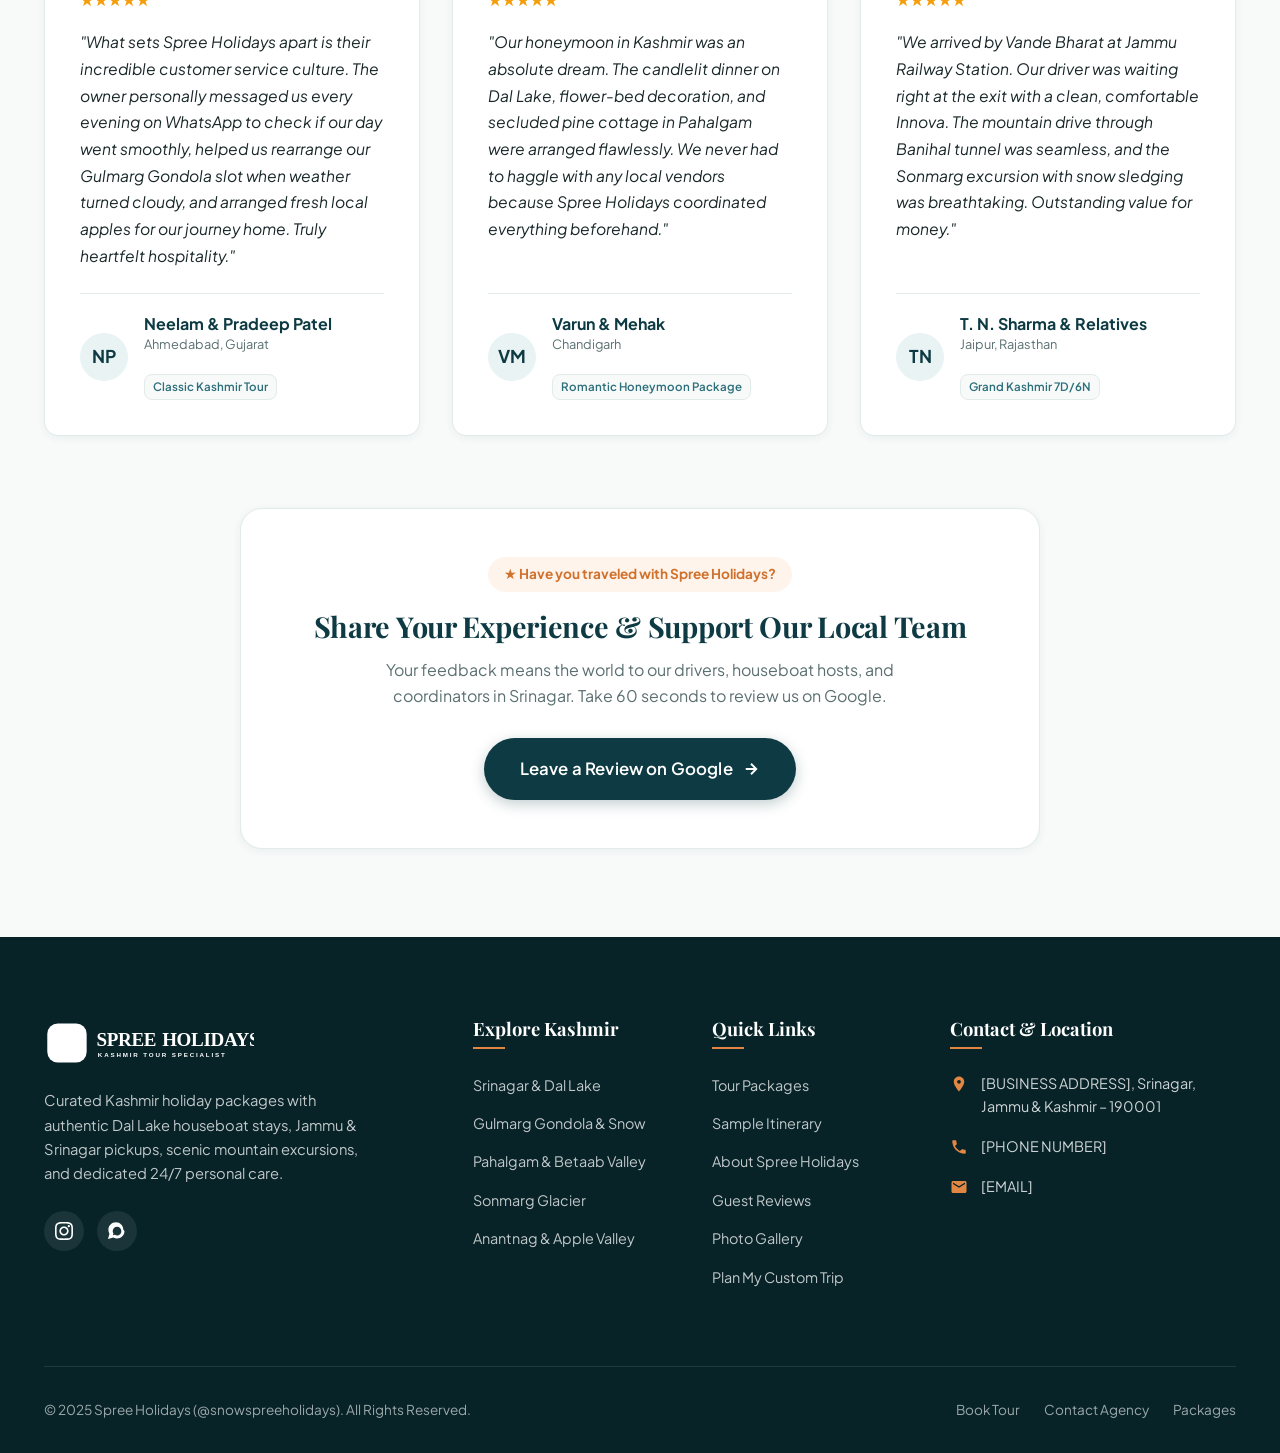
<file: testimonials.html>
<!DOCTYPE html>
<html lang="en">
<head>
  <meta charset="UTF-8">
  <meta name="viewport" content="width=device-width, initial-scale=1.0">
  <title>Guest Reviews & Testimonials | Spree Holidays — Kashmir Tour Operator</title>
  
  <meta name="description" content="Read authentic reviews and traveller experiences with Spree Holidays. Praised for punctual pickups, luxury Dal Lake houseboats, caring local drivers, and customized itineraries.">
  <meta name="keywords" content="Spree Holidays reviews, Kashmir travel agency ratings, Spree Holidays testimonials, houseboat review Dal Lake">
  
  <meta property="og:title" content="Guest Reviews | Spree Holidays">
  <meta property="og:description" content="Discover why travellers rate Spree Holidays 5.0/5.0 for Kashmir family vacations, honeymoons, and group trips.">
  <meta property="og:image" content="https://images.unsplash.com/photo-1595815771614-ade9d652a65d?auto=format&fit=crop&w=1200&q=80">
  <meta property="og:type" content="website">

  <link rel="icon" type="image/svg+xml" href="images/favicon.svg">
  <link rel="preconnect" href="https://fonts.googleapis.com">
  <link rel="preconnect" href="https://fonts.gstatic.com" crossorigin>
  <link href="https://fonts.googleapis.com/css2?family=Playfair+Display:ital,wght@0,600;0,700;0,800;1,400&family=Plus+Jakarta+Sans:wght@400;500;600;700;800&display=swap" rel="stylesheet">
  <link rel="stylesheet" href="css/style.css">
</head>
<body>

  <!-- Top Announcement Bar -->
  <div class="topbar">
    <div class="container topbar-content">
      <div class="topbar-left">
        <div class="topbar-item">
          <svg viewBox="0 0 24 24"><path d="M12 2C8.13 2 5 5.13 5 9c0 5.25 7 13 7 13s7-7.75 7-13c0-3.87-3.13-7-7-7zm0 9.5c-1.38 0-2.5-1.12-2.5-2.5s1.12-2.5 2.5-2.5 2.5 1.12 2.5 2.5-1.12 2.5-2.5 2.5z"/></svg>
          <span>Srinagar, Jammu & Kashmir</span>
        </div>
        <div class="topbar-item">
          <svg viewBox="0 0 24 24"><path d="M6.62 10.79c1.44 2.83 3.76 5.14 6.59 6.59l2.2-2.2c.27-.27.67-.36 1.02-.24 1.12.37 2.33.57 3.57.57.55 0 1 .45 1 1V20c0 .55-.45 1-1 1-9.39 0-17-7.61-17-17 0-.55.45-1 1-1h3.5c.55 0 1 .45 1 1 0 1.25.2 2.45.57 3.57.11.35.03.74-.25 1.02l-2.2 2.2z"/></svg>
          <a href="tel:[PHONE NUMBER]">[PHONE NUMBER]</a>
        </div>
      </div>
      <div class="topbar-right">
        <span class="topbar-badge">⭐ 100% Verified Guest Feedback</span>
        <div class="topbar-item">
          <svg viewBox="0 0 24 24"><path d="M12 2.163c3.204 0 3.584.012 4.85.07 3.252.148 4.771 1.691 4.919 4.919.058 1.265.069 1.645.069 4.849 0 3.205-.012 3.584-.069 4.849-.149 3.225-1.664 4.771-4.919 4.919-1.266.058-1.644.07-4.85.07-3.204 0-3.584-.012-4.849-.07-3.26-.149-4.771-1.699-4.919-4.92-.058-1.265-.07-1.644-.07-4.849 0-3.204.013-3.583.07-4.849.149-3.227 1.664-4.771 4.919-4.919 1.266-.057 1.645-.069 4.849-.069zm0-2.163c-3.259 0-3.667.014-4.947.072-4.358.2-6.78 2.618-6.98 6.98-.059 1.281-.073 1.689-.073 4.948 0 3.259.014 3.668.072 4.948.2 4.358 2.618 6.78 6.98 6.98 1.281.058 1.689.072 4.948.072 3.259 0 3.668-.014 4.948-.072 4.354-.2 6.782-2.618 6.979-6.98.059-1.28.073-1.689.073-4.948 0-3.259-.014-3.667-.072-4.947-.196-4.354-2.617-6.78-6.979-6.98-1.281-.059-1.69-.073-4.949-.073zm0 5.838c-3.403 0-6.162 2.759-6.162 6.162s2.759 6.163 6.162 6.163 6.162-2.759 6.162-6.163c0-3.403-2.759-6.162-6.162-6.162zm0 10.162c-2.209 0-4-1.79-4-4 0-2.209 1.791-4 4-4s4 1.791 4 4c0 2.21-1.791 4-4 4zm6.406-11.845c-.796 0-1.441.645-1.441 1.44s.645 1.44 1.441 1.44c.795 0 1.439-.645 1.439-1.44s-.644-1.44-1.439-1.44z"/></svg>
          <a href="https://instagram.com/snowspreeholidays" target="_blank" rel="noopener">@snowspreeholidays</a>
        </div>
      </div>
    </div>
  </div>

  <!-- Header Navigation -->
  <header class="site-header">
    <div class="container navbar">
      <!-- REPLACE WITH LOGO -->
      <a href="index.html" class="logo-wrapper">
        <img src="images/logo.svg" alt="Spree Holidays Logo" width="220" height="55">
      </a>

      <nav class="nav-menu" aria-label="Main Navigation">
        <a href="index.html" class="nav-link">Home</a>
        <a href="about.html" class="nav-link">About Us</a>
        <a href="packages.html" class="nav-link">Packages</a>
        <a href="package-details.html" class="nav-link">Itinerary Details</a>
        <a href="destinations.html" class="nav-link">Destinations</a>
        <a href="testimonials.html" class="nav-link active">Reviews</a>
        <a href="gallery.html" class="nav-link">Gallery</a>
        <a href="contact.html" class="nav-link">Contact</a>
      </nav>

      <div class="nav-cta">
        <a href="enquiry.html" class="btn btn-primary btn-sm">Plan My Trip</a>
      </div>

      <button class="mobile-nav-toggle" aria-label="Toggle Navigation Menu" aria-expanded="false">
        <span></span>
        <span></span>
        <span></span>
      </button>
    </div>
  </header>

  <main>
    <!-- Page Header Banner -->
    <!-- REPLACE WITH CLIENT HEADER PHOTO -->
    <section class="page-header" style="background-image: url('https://images.unsplash.com/photo-1595815771614-ade9d652a65d?auto=format&fit=crop&w=1600&q=80');">
      <div class="page-header-overlay"></div>
      <div class="container page-header-content">
        <span class="section-tag" style="background: rgba(255,255,255,0.15); color: #FFAE6C; border-color: rgba(255,255,255,0.2);">Guest Stories</span>
        <h1>Words from Our Travellers</h1>
        <p>Real experiences from families, honeymoon couples, and friend groups who explored Kashmir with Spree Holidays.</p>
        <div class="breadcrumbs">
          <a href="index.html">Home</a>
          <span>/</span>
          <span>Reviews & Testimonials</span>
        </div>
      </div>
    </section>

    <!-- Rating Summary Banner -->
    <section class="section-py-sm bg-white" style="border-bottom: 1px solid var(--color-border);">
      <div class="container">
        <div style="display: flex; align-items: center; justify-content: space-between; flex-wrap: wrap; gap: 2rem;">
          <div style="display: flex; align-items: center; gap: 1.5rem;">
            <div style="background: var(--color-primary-soft); padding: 1.2rem 1.8rem; border-radius: var(--radius-md); text-align: center;">
              <h2 style="font-size: 2.8rem; line-height: 1; color: var(--color-primary); margin-bottom: 0.2rem;">5.0</h2>
              <div style="color: #F59E0B; font-size: 1.1rem;">★★★★★</div>
            </div>
            <div>
              <h3 style="font-size: 1.2rem; margin-bottom: 0.2rem;">Based on Over 350+ Guest Feedback</h3>
              <p style="color: var(--color-text-muted); font-size: 0.9rem; margin: 0;">Verified reviews from Google, WhatsApp, and Instagram (@snowspreeholidays)</p>
            </div>
          </div>

          <!-- Leave a Review CTA Button -->
          <div>
            <!-- REPLACE WITH GOOGLE REVIEW LINK: client can insert their Google Business Profile review link -->
            <a href="https://g.page/r/your-google-review-link" target="_blank" rel="noopener" class="btn btn-secondary">
              <svg width="18" height="18" viewBox="0 0 24 24" fill="currentColor"><path d="M21.35 11.1h-9.17v2.98h5.27c-.23 1.23-.93 2.27-1.98 2.97v2.47h3.2c1.87-1.72 2.95-4.26 2.95-7.22 0-.69-.06-1.36-.17-2z"/><path d="M12.18 21c2.65 0 4.88-.88 6.51-2.38l-3.2-2.47c-.88.59-2.01.94-3.31.94-2.55 0-4.71-1.72-5.48-4.04H3.39v2.55C5.02 18.81 8.35 21 12.18 21z"/><path d="M6.7 13.05c-.2-.59-.31-1.22-.31-1.87s.11-1.28.31-1.87V6.76H3.39c-.68 1.35-1.07 2.88-1.07 4.42s.39 3.07 1.07 4.42l3.31-2.55z"/><path d="M12.18 5.67c1.44 0 2.74.5 3.76 1.48l2.82-2.82C17.05 2.77 14.83 2 12.18 2 8.35 2 5.02 4.19 3.39 7.39l3.31 2.55c.77-2.32 2.93-4.04 5.48-4.04z"/></svg>
              Leave us a Review on Google
            </a>
          </div>
        </div>
      </div>
    </section>

    <!-- Reviews Grid -->
    <section class="section-py bg-snow">
      <div class="container">
        <div class="section-header">
          <span class="section-tag tag-teal">Honest Experiences</span>
          <h2>Paraphrased From Real Guest Reviews</h2>
          <p>Every trip is handled personally by our founder and local Srinagar team with genuine care.</p>
        </div>

        <div class="testimonials-grid">

          <!-- Review 1: Family Trip Logistics -->
          <div class="testimonial-card">
            <div class="testimonial-rating">★★★★★</div>
            <p class="testimonial-text">
              "We were traveling with senior citizens and two young kids, so safety and comfort were our top priorities. Spree Holidays planned a completely relaxed 6-day itinerary. Our chauffeur Bilal was extraordinarily polite, driving safely in the snow near Gulmarg. Punctual airport pickup, spotless hotel rooms, and no hidden costs whatsoever."
            </p>
            <div class="testimonial-author">
              <div class="author-avatar">SK</div>
              <div class="author-info">
                <h4>Sunil Kulkarni & Family</h4>
                <p>Pune, Maharashtra</p>
                <span class="trip-tag">Family Vacation • 6D/5N</span>
              </div>
            </div>
          </div>

          <!-- Review 2: Houseboat Highlight -->
          <div class="testimonial-card">
            <div class="testimonial-rating">★★★★★</div>
            <p class="testimonial-text">
              "The wooden heritage houseboat on Dal Lake was hands down the highlight of our entire trip. The intricate cedar wood carvings, heated beds, warm Kahwa on the deck, and home-cooked Kashmiri dinner were heavenly. You can tell Spree Holidays only partners with the most reputable houseboat hosts."
            </p>
            <div class="testimonial-author">
              <div class="author-avatar">AD</div>
              <div class="author-info">
                <h4>Ananya & Debashish</h4>
                <p>Kolkata, West Bengal</p>
                <span class="trip-tag">Houseboat Stay • 5D/4N</span>
              </div>
            </div>
          </div>

          <!-- Review 3: Gen-Z College Trip -->
          <div class="testimonial-card">
            <div class="testimonial-rating">★★★★★</div>
            <p class="testimonial-text">
              "As a group of 6 college batchmates on a strict budget, we were skeptical about finding a good travel operator. Spree Holidays organized the most epic Gen-Z snow vacation for us. From ATV snow rides to recommending aesthetic old-city cafes for reels, it was smooth, safe, and super affordable. 10/10 recommend!"
            </p>
            <div class="testimonial-author">
              <div class="author-avatar">RG</div>
              <div class="author-info">
                <h4>Rohan Gupta & Friends</h4>
                <p>Delhi NCR</p>
                <span class="trip-tag">Gen-Z Group Adventure</span>
              </div>
            </div>
          </div>

          <!-- Review 4: Attentive Owner & Service Culture -->
          <div class="testimonial-card">
            <div class="testimonial-rating">★★★★★</div>
            <p class="testimonial-text">
              "What sets Spree Holidays apart is their incredible customer service culture. The owner personally messaged us every evening on WhatsApp to check if our day went smoothly, helped us rearrange our Gulmarg Gondola slot when weather turned cloudy, and arranged fresh local apples for our journey home. Truly heartfelt hospitality."
            </p>
            <div class="testimonial-author">
              <div class="author-avatar">NP</div>
              <div class="author-info">
                <h4>Neelam & Pradeep Patel</h4>
                <p>Ahmedabad, Gujarat</p>
                <span class="trip-tag">Classic Kashmir Tour</span>
              </div>
            </div>
          </div>

          <!-- Review 5: Honeymoon Romance -->
          <div class="testimonial-card">
            <div class="testimonial-rating">★★★★★</div>
            <p class="testimonial-text">
              "Our honeymoon in Kashmir was an absolute dream. The candlelit dinner on Dal Lake, flower-bed decoration, and secluded pine cottage in Pahalgam were arranged flawlessly. We never had to haggle with any local vendors because Spree Holidays coordinated everything beforehand."
            </p>
            <div class="testimonial-author">
              <div class="author-avatar">VM</div>
              <div class="author-info">
                <h4>Varun & Mehak</h4>
                <p>Chandigarh</p>
                <span class="trip-tag">Romantic Honeymoon Package</span>
              </div>
            </div>
          </div>

          <!-- Review 6: Jammu Pickup & Smooth Sightseeing -->
          <div class="testimonial-card">
            <div class="testimonial-rating">★★★★★</div>
            <p class="testimonial-text">
              "We arrived by Vande Bharat at Jammu Railway Station. Our driver was waiting right at the exit with a clean, comfortable Innova. The mountain drive through Banihal tunnel was seamless, and the Sonmarg excursion with snow sledging was breathtaking. Outstanding value for money."
            </p>
            <div class="testimonial-author">
              <div class="author-avatar">TN</div>
              <div class="author-info">
                <h4>T. N. Sharma & Relatives</h4>
                <p>Jaipur, Rajasthan</p>
                <span class="trip-tag">Grand Kashmir 7D/6N</span>
              </div>
            </div>
          </div>

        </div>

        <!-- Google Review Callout Card -->
        <div style="margin-top: 4.5rem; background: #ffffff; border-radius: var(--radius-lg); padding: 3rem; text-align: center; border: 1px solid var(--color-border); box-shadow: var(--shadow-sm); max-width: 800px; margin-left: auto; margin-right: auto;">
          <!-- Google Star Badge -->
          <div style="display: inline-flex; align-items: center; gap: 0.5rem; background: #FFF4EB; color: #D0722E; padding: 0.4rem 1rem; border-radius: var(--radius-full); font-size: 0.85rem; font-weight: 700; margin-bottom: 1rem;">
            ★ Have you traveled with Spree Holidays?
          </div>
          <h2 style="font-size: 1.8rem; margin-bottom: 0.8rem;">Share Your Experience & Support Our Local Team</h2>
          <p style="color: var(--color-text-muted); margin-bottom: 1.8rem; max-width: 600px; margin-left: auto; margin-right: auto;">
            Your feedback means the world to our drivers, houseboat hosts, and coordinators in Srinagar. Take 60 seconds to review us on Google.
          </p>
          <a href="https://g.page/r/your-google-review-link" target="_blank" rel="noopener" class="btn btn-secondary btn-lg">
            Leave a Review on Google
            <svg width="18" height="18" viewBox="0 0 24 24" fill="none" stroke="currentColor" stroke-width="2.5"><path d="M5 12h14M12 5l7 7-7 7"/></svg>
          </a>
        </div>

      </div>
    </section>
  </main>

  <!-- Site-Wide Footer -->
  <footer class="site-footer">
    <div class="container">
      <div class="footer-top">
        <div class="footer-brand">
          <!-- REPLACE WITH LOGO -->
          <img src="images/logo.svg" alt="Spree Holidays" width="210" height="52" style="filter: brightness(0) invert(1);">
          <p>
            Curated Kashmir holiday packages with authentic Dal Lake houseboat stays, Jammu & Srinagar pickups, scenic mountain excursions, and dedicated 24/7 personal care.
          </p>
          <div class="footer-socials">
            <a href="https://instagram.com/snowspreeholidays" target="_blank" rel="noopener" class="social-link" aria-label="Instagram">
              <svg width="18" height="18" viewBox="0 0 24 24" fill="currentColor"><path d="M12 2.163c3.204 0 3.584.012 4.85.07 3.252.148 4.771 1.691 4.919 4.919.058 1.265.069 1.645.069 4.849 0 3.205-.012 3.584-.069 4.849-.149 3.225-1.664 4.771-4.919 4.919-1.266.058-1.644.07-4.85.07-3.204 0-3.584-.012-4.849-.07-3.26-.149-4.771-1.699-4.919-4.92-.058-1.265-.07-1.644-.07-4.849 0-3.204.013-3.583.07-4.849.149-3.227 1.664-4.771 4.919-4.919 1.266-.057 1.645-.069 4.849-.069zm0-2.163c-3.259 0-3.667.014-4.947.072-4.358.2-6.78 2.618-6.98 6.98-.059 1.281-.073 1.689-.073 4.948 0 3.259.014 3.668.072 4.948.2 4.358 2.618 6.78 6.98 6.98 1.281.058 1.689.072 4.948.072 3.259 0 3.668-.014 4.948-.072 4.354-.2 6.782-2.618 6.979-6.98.059-1.28.073-1.689.073-4.948 0-3.259-.014-3.667-.072-4.947-.196-4.354-2.617-6.78-6.979-6.98-1.281-.059-1.69-.073-4.949-.073zm0 5.838c-3.403 0-6.162 2.759-6.162 6.162s2.759 6.163 6.162 6.163 6.162-2.759 6.162-6.163c0-3.403-2.759-6.162-6.162-6.162zm0 10.162c-2.209 0-4-1.79-4-4 0-2.209 1.791-4 4-4s4 1.791 4 4c0 2.21-1.791 4-4 4zm6.406-11.845c-.796 0-1.441.645-1.441 1.44s.645 1.44 1.441 1.44c.795 0 1.439-.645 1.439-1.44s-.644-1.44-1.439-1.44z"/></svg>
            </a>
            <a href="https://wa.me/919419000000" target="_blank" rel="noopener" class="social-link" aria-label="WhatsApp">
              <svg width="18" height="18" viewBox="0 0 24 24" fill="currentColor"><path d="M12.031 6.172c-3.181 0-5.767 2.586-5.768 5.766-.001 1.298.38 2.27 1.019 3.287l-.711 2.598 2.664-.698c.969.54 1.761.819 2.796.819 3.18 0 5.767-2.587 5.767-5.766.001-3.181-2.585-5.766-5.767-5.766zm9.969 5.766c0 5.503-4.477 9.98-9.98 9.98-1.748 0-3.385-.453-4.819-1.246l-7.201 1.889 1.926-7.03c-.901-1.488-1.426-3.23-1.426-5.093 0-5.503 4.477-9.98 9.98-9.98 5.503 0 9.98 4.477 9.98 9.98z"/></svg>
            </a>
          </div>
        </div>

        <div class="footer-column">
          <h4>Explore Kashmir</h4>
          <ul class="footer-links">
            <li><a href="destinations.html#srinagar">Srinagar & Dal Lake</a></li>
            <li><a href="destinations.html#gulmarg">Gulmarg Gondola & Snow</a></li>
            <li><a href="destinations.html#pahalgam">Pahalgam & Betaab Valley</a></li>
            <li><a href="destinations.html#sonmarg">Sonmarg Glacier</a></li>
            <li><a href="destinations.html#anantnag">Anantnag & Apple Valley</a></li>
          </ul>
        </div>

        <div class="footer-column">
          <h4>Quick Links</h4>
          <ul class="footer-links">
            <li><a href="packages.html">Tour Packages</a></li>
            <li><a href="package-details.html">Sample Itinerary</a></li>
            <li><a href="about.html">About Spree Holidays</a></li>
            <li><a href="testimonials.html">Guest Reviews</a></li>
            <li><a href="gallery.html">Photo Gallery</a></li>
            <li><a href="enquiry.html">Plan My Custom Trip</a></li>
          </ul>
        </div>

        <div class="footer-column">
          <h4>Contact & Location</h4>
          <div class="footer-contact-item">
            <svg width="18" height="18" viewBox="0 0 24 24" fill="currentColor"><path d="M12 2C8.13 2 5 5.13 5 9c0 5.25 7 13 7 13s7-7.75 7-13c0-3.87-3.13-7-7-7zm0 9.5c-1.38 0-2.5-1.12-2.5-2.5s1.12-2.5 2.5-2.5 2.5 1.12 2.5 2.5-1.12 2.5-2.5 2.5z"/></svg>
            <span>[BUSINESS ADDRESS], Srinagar, Jammu & Kashmir – 190001</span>
          </div>
          <div class="footer-contact-item">
            <svg width="18" height="18" viewBox="0 0 24 24" fill="currentColor"><path d="M6.62 10.79c1.44 2.83 3.76 5.14 6.59 6.59l2.2-2.2c.27-.27.67-.36 1.02-.24 1.12.37 2.33.57 3.57.57.55 0 1 .45 1 1V20c0 .55-.45 1-1 1-9.39 0-17-7.61-17-17 0-.55.45-1 1-1h3.5c.55 0 1 .45 1 1 0 1.25.2 2.45.57 3.57.11.35.03.74-.25 1.02l-2.2 2.2z"/></svg>
            <a href="tel:[PHONE NUMBER]">[PHONE NUMBER]</a>
          </div>
          <div class="footer-contact-item">
            <svg width="18" height="18" viewBox="0 0 24 24" fill="currentColor"><path d="M20 4H4c-1.1 0-1.99.9-1.99 2L2 18c0 1.1.9 2 2 2h16c1.1 0 2-.9 2-2V6c0-1.1-.9-2-2-2zm0 4l-8 5-8-5V6l8 5 8-5v2z"/></svg>
            <a href="mailto:[EMAIL]">[EMAIL]</a>
          </div>
        </div>
      </div>

      <div class="footer-bottom">
        <div>
          © 2025 Spree Holidays (@snowspreeholidays). All Rights Reserved.
        </div>
        <div class="footer-bottom-links">
          <a href="enquiry.html">Book Tour</a>
          <a href="contact.html">Contact Agency</a>
          <a href="packages.html">Packages</a>
        </div>
      </div>
    </div>
  </footer>

  <!-- Persistent Floating WhatsApp Action Button -->
  <a href="https://wa.me/919419000000?text=Hello%20Spree%20Holidays!%20I%20am%20reading%20your%20guest%20reviews." class="whatsapp-float" target="_blank" rel="noopener" aria-label="Chat with Spree Holidays on WhatsApp">
    <div class="whatsapp-ping"></div>
    <span class="whatsapp-tooltip">Chat with our local team</span>
    <svg viewBox="0 0 24 24"><path d="M12.031 6.172c-3.181 0-5.767 2.586-5.768 5.766-.001 1.298.38 2.27 1.019 3.287l-.711 2.598 2.664-.698c.969.54 1.761.819 2.796.819 3.18 0 5.767-2.587 5.767-5.766.001-3.181-2.585-5.766-5.767-5.766zm9.969 5.766c0 5.503-4.477 9.98-9.98 9.98-1.748 0-3.385-.453-4.819-1.246l-7.201 1.889 1.926-7.03c-.901-1.488-1.426-3.23-1.426-5.093 0-5.503 4.477-9.98 9.98-9.98 5.503 0 9.98 4.477 9.98 9.98z"/></svg>
  </a>

  <script src="js/script.js"></script>
</body>
</html>
</file>
<file: css/style.css>
/* ==========================================================================
   SPREE HOLIDAYS (@snowspreeholidays) — Official Stylesheet
   Kashmir Tour & Travel Specialist | Srinagar, Jammu & Kashmir
   Designed for Hostinger Shared Hosting (No build tools, Pure CSS3)
   ========================================================================== */

/* --------------------------------------------------------------------------
   1. CSS RESET & DESIGN TOKENS
   -------------------------------------------------------------------------- */
:root {
  /* Color Palette - Kashmir Alpine & Warm Hospitality */
  --color-primary: #0E3B43;        /* Dal Lake & Pine Teal */
  --color-primary-dark: #072328;   /* Deep Night Pine */
  --color-primary-light: #16535D;  /* Mid Alpine Teal */
  --color-primary-soft: #E9F3F4;   /* Pale Lake Tint */
  
  --color-accent: #E28743;         /* Chinar Amber & Sunset Gold */
  --color-accent-hover: #D0722E;   /* Deep Chinar Ochre */
  --color-accent-light: #FFF4EB;   /* Warm Saffron Cream */
  
  --color-secondary: #2C6E7A;      /* Glacial River Cyan */
  --color-secondary-soft: #F0F8F8;
  
  --color-snow-white: #FFFFFF;
  --color-snow-bg: #F7FAF9;        /* Soft Glacial White Background */
  --color-snow-card: #FFFFFF;
  --color-border: #E1EBE8;         /* Subtle Alpine Border */
  --color-border-focus: #0E3B43;
  
  --color-text-main: #192729;      /* Deep Slate Charcoal */
  --color-text-muted: #5B6F71;     /* Soft Alpine Slate */
  --color-text-light: #8FA2A4;
  --color-success: #1B8C5E;
  
  /* Typography */
  --font-serif: 'Playfair Display', Georgia, serif;
  --font-sans: 'Plus Jakarta Sans', -apple-system, BlinkMacSystemFont, 'Segoe UI', Roboto, sans-serif;
  
  /* Spacing & Sizing */
  --container-width: 1240px;
  --container-padding: 1.5rem;
  --header-height: 80px;
  --topbar-height: 40px;
  --radius-sm: 8px;
  --radius-md: 14px;
  --radius-lg: 22px;
  --radius-full: 9999px;
  
  /* Shadows */
  --shadow-sm: 0 2px 8px rgba(14, 59, 67, 0.06);
  --shadow-md: 0 8px 24px rgba(14, 59, 67, 0.08);
  --shadow-lg: 0 16px 40px rgba(14, 59, 67, 0.12);
  --shadow-hover: 0 20px 45px rgba(14, 59, 67, 0.16);
  
  /* Transitions */
  --transition-fast: 0.2s ease;
  --transition-normal: 0.3s cubic-bezier(0.2, 0.8, 0.2, 1);
  --transition-slow: 0.5s cubic-bezier(0.2, 0.8, 0.2, 1);
}

*, *::before, *::after {
  box-sizing: border-box;
  margin: 0;
  padding: 0;
}

html {
  scroll-behavior: smooth;
  font-size: 16px;
  -webkit-text-size-adjust: 100%;
}

body {
  font-family: var(--font-sans);
  background-color: var(--color-snow-bg);
  color: var(--color-text-main);
  line-height: 1.65;
  font-weight: 400;
  overflow-x: hidden;
}

img {
  max-width: 100%;
  height: auto;
  display: block;
}

a {
  color: inherit;
  text-decoration: none;
  transition: color var(--transition-fast);
}

ul, ol {
  list-style: none;
}

button, input, select, textarea {
  font: inherit;
}

button {
  cursor: pointer;
  border: none;
  background: none;
}

/* --------------------------------------------------------------------------
   2. TYPOGRAPHY & HEADINGS
   -------------------------------------------------------------------------- */
h1, h2, h3, h4, h5, h6 {
  font-family: var(--font-serif);
  color: var(--color-primary);
  line-height: 1.25;
  font-weight: 700;
}

h1 { font-size: clamp(2.2rem, 5vw, 3.8rem); letter-spacing: -0.02em; }
h2 { font-size: clamp(1.8rem, 3.8vw, 2.7rem); letter-spacing: -0.01em; }
h3 { font-size: clamp(1.3rem, 2.5vw, 1.8rem); }
h4 { font-size: 1.25rem; }
p { margin-bottom: 1rem; }
p:last-child { margin-bottom: 0; }

.section-tag {
  display: inline-flex;
  align-items: center;
  gap: 0.5rem;
  padding: 0.4rem 1.1rem;
  background: var(--color-accent-light);
  color: var(--color-accent-hover);
  border: 1px solid rgba(226, 135, 67, 0.25);
  border-radius: var(--radius-full);
  font-size: 0.85rem;
  font-weight: 700;
  text-transform: uppercase;
  letter-spacing: 0.08em;
  margin-bottom: 1rem;
}

.section-tag.tag-teal {
  background: var(--color-primary-soft);
  color: var(--color-primary);
  border-color: rgba(14, 59, 67, 0.2);
}

.section-header {
  text-align: center;
  max-width: 760px;
  margin: 0 auto 3.5rem auto;
}

.section-header p {
  font-size: 1.1rem;
  color: var(--color-text-muted);
}

/* --------------------------------------------------------------------------
   3. LAYOUT & CONTAINERS
   -------------------------------------------------------------------------- */
.container {
  width: 100%;
  max-width: var(--container-width);
  margin-left: auto;
  margin-right: auto;
  padding-left: var(--container-padding);
  padding-right: var(--container-padding);
}

.section-py {
  padding-top: 5.5rem;
  padding-bottom: 5.5rem;
}

.section-py-sm {
  padding-top: 3.5rem;
  padding-bottom: 3.5rem;
}

.bg-white { background-color: var(--color-snow-white); }
.bg-snow { background-color: var(--color-snow-bg); }
.bg-teal { background-color: var(--color-primary); color: #fff; }
.bg-teal h2, .bg-teal h3, .bg-teal h4 { color: #fff; }
.bg-teal p { color: rgba(255, 255, 255, 0.85); }

/* --------------------------------------------------------------------------
   4. BUTTONS & BADGES
   -------------------------------------------------------------------------- */
.btn {
  display: inline-flex;
  align-items: center;
  justify-content: center;
  gap: 0.6rem;
  padding: 0.85rem 1.8rem;
  border-radius: var(--radius-full);
  font-size: 0.95rem;
  font-weight: 600;
  letter-spacing: 0.01em;
  transition: all var(--transition-normal);
  text-align: center;
  white-space: nowrap;
}

.btn-primary {
  background-color: var(--color-accent);
  color: #ffffff;
  box-shadow: 0 4px 14px rgba(226, 135, 67, 0.35);
}

.btn-primary:hover {
  background-color: var(--color-accent-hover);
  transform: translateY(-2px);
  box-shadow: 0 6px 20px rgba(226, 135, 67, 0.45);
  color: #fff;
}

.btn-secondary {
  background-color: var(--color-primary);
  color: #ffffff;
  box-shadow: 0 4px 14px rgba(14, 59, 67, 0.25);
}

.btn-secondary:hover {
  background-color: var(--color-primary-light);
  transform: translateY(-2px);
  box-shadow: 0 6px 20px rgba(14, 59, 67, 0.35);
  color: #fff;
}

.btn-outline {
  border: 2px solid var(--color-primary);
  color: var(--color-primary);
  background: transparent;
}

.btn-outline:hover {
  background-color: var(--color-primary);
  color: #ffffff;
  transform: translateY(-2px);
}

.btn-outline-white {
  border: 2px solid rgba(255, 255, 255, 0.85);
  color: #ffffff;
  background: transparent;
}

.btn-outline-white:hover {
  background-color: #ffffff;
  color: var(--color-primary);
  transform: translateY(-2px);
}

.btn-whatsapp {
  background-color: #25D366;
  color: #ffffff;
  box-shadow: 0 4px 14px rgba(37, 211, 102, 0.3);
}

.btn-whatsapp:hover {
  background-color: #20BA5A;
  transform: translateY(-2px);
  box-shadow: 0 6px 20px rgba(37, 211, 102, 0.4);
  color: #fff;
}

.btn-sm {
  padding: 0.55rem 1.2rem;
  font-size: 0.85rem;
}

.btn-lg {
  padding: 1.05rem 2.2rem;
  font-size: 1.05rem;
}

/* --------------------------------------------------------------------------
   5. TOP ANNOUNCEMENT BAR
   -------------------------------------------------------------------------- */
.topbar {
  background-color: var(--color-primary-dark);
  color: #e5eff1;
  font-size: 0.82rem;
  padding: 0.45rem 0;
  border-bottom: 1px solid rgba(255, 255, 255, 0.08);
}

.topbar-content {
  display: flex;
  justify-content: space-between;
  align-items: center;
  flex-wrap: wrap;
  gap: 0.5rem;
}

.topbar-left, .topbar-right {
  display: flex;
  align-items: center;
  gap: 1.4rem;
}

.topbar-item {
  display: inline-flex;
  align-items: center;
  gap: 0.4rem;
}

.topbar-item svg {
  width: 14px;
  height: 14px;
  fill: currentColor;
  color: var(--color-accent);
}

.topbar-badge {
  background: rgba(226, 135, 67, 0.2);
  color: #FFAE6C;
  border: 1px solid rgba(226, 135, 67, 0.4);
  padding: 0.15rem 0.6rem;
  border-radius: var(--radius-full);
  font-size: 0.75rem;
  font-weight: 600;
}

/* --------------------------------------------------------------------------
   6. NAVIGATION / HEADER
   -------------------------------------------------------------------------- */
.site-header {
  position: sticky;
  top: 0;
  left: 0;
  width: 100%;
  z-index: 1000;
  background-color: rgba(255, 255, 255, 0.96);
  backdrop-filter: blur(10px);
  -webkit-backdrop-filter: blur(10px);
  border-bottom: 1px solid rgba(14, 59, 67, 0.08);
  transition: all var(--transition-normal);
}

.site-header.scrolled {
  box-shadow: 0 4px 20px rgba(14, 59, 67, 0.08);
  background-color: rgba(255, 255, 255, 0.98);
}

.navbar {
  display: flex;
  align-items: center;
  justify-content: space-between;
  height: var(--header-height);
}

.logo-wrapper {
  display: flex;
  align-items: center;
  gap: 0.75rem;
  text-decoration: none;
}

.brand-symbol {
  width: 44px;
  height: 44px;
  background: linear-gradient(135deg, var(--color-primary), var(--color-secondary));
  border-radius: 12px;
  display: flex;
  align-items: center;
  justify-content: center;
  color: #fff;
  box-shadow: 0 4px 10px rgba(14, 59, 67, 0.2);
}

.brand-symbol svg {
  width: 24px;
  height: 24px;
}

.brand-text {
  display: flex;
  flex-direction: column;
}

.brand-name {
  font-family: var(--font-serif);
  font-size: 1.45rem;
  font-weight: 800;
  color: var(--color-primary);
  line-height: 1.1;
  letter-spacing: -0.01em;
}

.brand-name span {
  color: var(--color-accent);
}

.brand-sub {
  font-size: 0.72rem;
  letter-spacing: 0.14em;
  text-transform: uppercase;
  color: var(--color-text-muted);
  font-weight: 600;
}

.nav-menu {
  display: flex;
  align-items: center;
  gap: 1.7rem;
}

.nav-link {
  font-size: 0.93rem;
  font-weight: 600;
  color: var(--color-text-main);
  position: relative;
  padding: 0.4rem 0;
  transition: color var(--transition-fast);
}

.nav-link:hover {
  color: var(--color-accent);
}

.nav-link.active {
  color: var(--color-primary);
  font-weight: 700;
}

.nav-link.active::after {
  content: '';
  position: absolute;
  bottom: 0;
  left: 0;
  width: 100%;
  height: 2px;
  background-color: var(--color-accent);
  border-radius: 2px;
}

.nav-cta {
  display: flex;
  align-items: center;
  gap: 0.8rem;
}

/* Mobile Hamburger */
.mobile-nav-toggle {
  display: none;
  flex-direction: column;
  justify-content: center;
  align-items: center;
  gap: 5px;
  width: 42px;
  height: 42px;
  border-radius: var(--radius-sm);
  background: var(--color-snow-bg);
  border: 1px solid var(--color-border);
  cursor: pointer;
  z-index: 1002;
}

.mobile-nav-toggle span {
  display: block;
  width: 22px;
  height: 2.5px;
  background-color: var(--color-primary);
  border-radius: 2px;
  transition: all var(--transition-normal);
}

.mobile-nav-toggle.active span:nth-child(1) {
  transform: translateY(7.5px) rotate(45deg);
}

.mobile-nav-toggle.active span:nth-child(2) {
  opacity: 0;
}

.mobile-nav-toggle.active span:nth-child(3) {
  transform: translateY(-7.5px) rotate(-45deg);
}

/* --------------------------------------------------------------------------
   7. HERO SECTION (HOME & INNER PAGES)
   -------------------------------------------------------------------------- */
.hero {
  position: relative;
  min-height: 88vh;
  display: flex;
  align-items: center;
  background-size: cover;
  background-position: center center;
  background-repeat: no-repeat;
  color: #ffffff;
  padding: 5rem 0 7rem 0;
}

.hero-overlay {
  position: absolute;
  top: 0;
  left: 0;
  width: 100%;
  height: 100%;
  background: linear-gradient(
    180deg,
    rgba(9, 37, 42, 0.82) 0%,
    rgba(14, 59, 67, 0.65) 50%,
    rgba(9, 37, 42, 0.90) 100%
  );
  z-index: 1;
}

.hero-content {
  position: relative;
  z-index: 2;
  max-width: 820px;
}

.hero-badge {
  display: inline-flex;
  align-items: center;
  gap: 0.5rem;
  background: rgba(255, 255, 255, 0.15);
  backdrop-filter: blur(8px);
  -webkit-backdrop-filter: blur(8px);
  border: 1px solid rgba(255, 255, 255, 0.25);
  padding: 0.45rem 1.2rem;
  border-radius: var(--radius-full);
  font-size: 0.88rem;
  font-weight: 600;
  margin-bottom: 1.5rem;
  color: #fff;
}

.hero-badge svg {
  color: #FFAE6C;
}

.hero h1 {
  color: #ffffff;
  margin-bottom: 1.4rem;
  text-shadow: 0 2px 10px rgba(0, 0, 0, 0.25);
}

.hero p.lead {
  font-size: clamp(1.05rem, 2vw, 1.25rem);
  color: rgba(255, 255, 255, 0.92);
  margin-bottom: 2.2rem;
  max-width: 680px;
}

.hero-actions {
  display: flex;
  flex-wrap: wrap;
  gap: 1rem;
  align-items: center;
  margin-bottom: 2.5rem;
}

.hero-stats {
  display: flex;
  gap: 2.5rem;
  padding-top: 2rem;
  border-top: 1px solid rgba(255, 255, 255, 0.18);
}

.hero-stat-item h4 {
  font-family: var(--font-sans);
  font-size: 1.8rem;
  font-weight: 800;
  color: #ffffff;
  line-height: 1;
  margin-bottom: 0.3rem;
}

.hero-stat-item h4 span {
  color: var(--color-accent);
}

.hero-stat-item p {
  font-size: 0.82rem;
  color: rgba(255, 255, 255, 0.75);
  text-transform: uppercase;
  letter-spacing: 0.05em;
}

/* Inner Page Page-Header Banner */
.page-header {
  position: relative;
  background-color: var(--color-primary-dark);
  color: #ffffff;
  padding: 5.5rem 0 4.5rem 0;
  background-size: cover;
  background-position: center;
  text-align: center;
}

.page-header-overlay {
  position: absolute;
  inset: 0;
  background: linear-gradient(180deg, rgba(7, 35, 40, 0.86), rgba(14, 59, 67, 0.92));
  z-index: 1;
}

.page-header-content {
  position: relative;
  z-index: 2;
  max-width: 780px;
  margin: 0 auto;
}

.page-header h1 {
  color: #fff;
  margin-bottom: 0.8rem;
}

.page-header p {
  font-size: 1.1rem;
  color: rgba(255, 255, 255, 0.88);
}

.breadcrumbs {
  display: flex;
  align-items: center;
  justify-content: center;
  gap: 0.6rem;
  margin-top: 1.2rem;
  font-size: 0.88rem;
  color: rgba(255, 255, 255, 0.7);
}

.breadcrumbs a {
  color: #FFAE6C;
}

.breadcrumbs a:hover {
  text-decoration: underline;
}

/* --------------------------------------------------------------------------
   8. QUICK BOOKING / SEARCH BAR
   -------------------------------------------------------------------------- */
.quick-booking-bar {
  position: relative;
  z-index: 20;
  margin-top: -3.5rem;
  margin-bottom: 2rem;
}

.quick-booking-card {
  background: #ffffff;
  border-radius: var(--radius-lg);
  padding: 1.6rem 2rem;
  box-shadow: var(--shadow-lg);
  border: 1px solid var(--color-border);
}

.quick-booking-form {
  display: grid;
  grid-template-columns: repeat(4, 1fr) auto;
  gap: 1.2rem;
  align-items: flex-end;
}

.form-group-quick {
  display: flex;
  flex-direction: column;
  gap: 0.35rem;
}

.form-group-quick label {
  font-size: 0.8rem;
  font-weight: 700;
  color: var(--color-text-muted);
  text-transform: uppercase;
  letter-spacing: 0.05em;
  display: flex;
  align-items: center;
  gap: 0.35rem;
}

.form-group-quick select,
.form-group-quick input {
  width: 100%;
  padding: 0.75rem 1rem;
  border-radius: var(--radius-sm);
  border: 1px solid var(--color-border);
  background-color: var(--color-snow-bg);
  font-size: 0.92rem;
  color: var(--color-text-main);
  outline: none;
  transition: border-color var(--transition-fast);
}

.form-group-quick select:focus,
.form-group-quick input:focus {
  border-color: var(--color-primary);
  background-color: #ffffff;
}

/* --------------------------------------------------------------------------
   9. PACKAGE CARDS & GRIDS
   -------------------------------------------------------------------------- */
.packages-grid {
  display: grid;
  grid-template-columns: repeat(auto-fill, minmax(350px, 1fr));
  gap: 2rem;
}

.package-card {
  background: #ffffff;
  border-radius: var(--radius-md);
  overflow: hidden;
  box-shadow: var(--shadow-sm);
  border: 1px solid var(--color-border);
  transition: all var(--transition-normal);
  display: flex;
  flex-direction: column;
}

.package-card:hover {
  transform: translateY(-6px);
  box-shadow: var(--shadow-hover);
  border-color: rgba(14, 59, 67, 0.2);
}

.card-img-wrap {
  position: relative;
  aspect-ratio: 16 / 10;
  overflow: hidden;
  background-color: #e2ece9;
}

.card-img-wrap img {
  width: 100%;
  height: 100%;
  object-fit: cover;
  transition: transform 0.6s cubic-bezier(0.2, 0.8, 0.2, 1);
}

.package-card:hover .card-img-wrap img {
  transform: scale(1.06);
}

.card-badge {
  position: absolute;
  top: 1rem;
  left: 1rem;
  background: rgba(14, 59, 67, 0.88);
  backdrop-filter: blur(4px);
  color: #fff;
  padding: 0.35rem 0.85rem;
  border-radius: var(--radius-full);
  font-size: 0.78rem;
  font-weight: 700;
  letter-spacing: 0.03em;
  z-index: 2;
}

.card-badge.badge-featured {
  background: var(--color-accent);
}

.card-duration {
  position: absolute;
  bottom: 1rem;
  right: 1rem;
  background: rgba(255, 255, 255, 0.95);
  color: var(--color-primary-dark);
  font-size: 0.8rem;
  font-weight: 700;
  padding: 0.35rem 0.75rem;
  border-radius: var(--radius-sm);
  box-shadow: 0 2px 6px rgba(0,0,0,0.12);
  display: flex;
  align-items: center;
  gap: 0.35rem;
}

.card-body {
  padding: 1.6rem;
  display: flex;
  flex-direction: column;
  flex-grow: 1;
}

.card-destinations {
  font-size: 0.82rem;
  color: var(--color-secondary);
  font-weight: 700;
  margin-bottom: 0.45rem;
  display: flex;
  align-items: center;
  gap: 0.35rem;
}

.package-card h3 {
  font-size: 1.35rem;
  margin-bottom: 0.65rem;
  color: var(--color-primary);
  line-height: 1.3;
}

.card-summary {
  font-size: 0.92rem;
  color: var(--color-text-muted);
  margin-bottom: 1.2rem;
  flex-grow: 1;
}

.card-highlights {
  display: flex;
  flex-wrap: wrap;
  gap: 0.5rem;
  margin-bottom: 1.4rem;
}

.highlight-pill {
  background: var(--color-snow-bg);
  border: 1px solid var(--color-border);
  padding: 0.25rem 0.65rem;
  border-radius: var(--radius-sm);
  font-size: 0.78rem;
  color: var(--color-text-main);
  display: inline-flex;
  align-items: center;
  gap: 0.3rem;
}

.card-footer {
  padding-top: 1.2rem;
  border-top: 1px solid var(--color-border);
  display: flex;
  align-items: center;
  justify-content: space-between;
}

.card-price {
  display: flex;
  flex-direction: column;
}

.price-label {
  font-size: 0.75rem;
  color: var(--color-text-light);
  text-transform: uppercase;
  font-weight: 600;
}

.price-val {
  font-size: 1.25rem;
  font-weight: 800;
  color: var(--color-primary);
  font-family: var(--font-serif);
}

.price-val span {
  font-size: 0.82rem;
  font-family: var(--font-sans);
  color: var(--color-text-muted);
  font-weight: 400;
}

/* --------------------------------------------------------------------------
   10. TRUST STRIP & FEATURES ("WHY TRAVEL WITH US")
   -------------------------------------------------------------------------- */
.features-grid {
  display: grid;
  grid-template-columns: repeat(auto-fit, minmax(260px, 1fr));
  gap: 2rem;
}

.feature-card {
  background: #ffffff;
  padding: 2.2rem 1.8rem;
  border-radius: var(--radius-md);
  border: 1px solid var(--color-border);
  box-shadow: var(--shadow-sm);
  transition: all var(--transition-normal);
  text-align: left;
}

.feature-card:hover {
  transform: translateY(-5px);
  box-shadow: var(--shadow-md);
  border-color: rgba(14, 59, 67, 0.2);
}

.feature-icon-box {
  width: 58px;
  height: 58px;
  border-radius: 16px;
  background: var(--color-primary-soft);
  color: var(--color-primary);
  display: flex;
  align-items: center;
  justify-content: center;
  margin-bottom: 1.4rem;
  transition: all var(--transition-normal);
}

.feature-card:hover .feature-icon-box {
  background: var(--color-accent);
  color: #ffffff;
  transform: scale(1.08);
}

.feature-icon-box svg {
  width: 28px;
  height: 28px;
}

.feature-card h3 {
  font-size: 1.25rem;
  margin-bottom: 0.6rem;
}

.feature-card p {
  font-size: 0.93rem;
  color: var(--color-text-muted);
}

/* --------------------------------------------------------------------------
   11. DESTINATIONS SHOWCASE & GRID
   -------------------------------------------------------------------------- */
.destinations-grid {
  display: grid;
  grid-template-columns: repeat(auto-fill, minmax(360px, 1fr));
  gap: 2rem;
}

.destination-card {
  position: relative;
  border-radius: var(--radius-md);
  overflow: hidden;
  height: 420px;
  box-shadow: var(--shadow-md);
  display: flex;
  flex-direction: column;
  justify-content: flex-end;
  text-decoration: none;
  color: #fff;
  transition: transform var(--transition-normal);
}

.destination-card:hover {
  transform: translateY(-5px);
}

.destination-card img {
  position: absolute;
  top: 0;
  left: 0;
  width: 100%;
  height: 100%;
  object-fit: cover;
  transition: transform 0.6s cubic-bezier(0.2, 0.8, 0.2, 1);
}

.destination-card:hover img {
  transform: scale(1.08);
}

.dest-gradient-overlay {
  position: absolute;
  inset: 0;
  background: linear-gradient(
    180deg,
    rgba(14, 59, 67, 0.1) 0%,
    rgba(14, 59, 67, 0.5) 45%,
    rgba(9, 37, 42, 0.94) 100%
  );
  z-index: 1;
}

.destination-info {
  position: relative;
  z-index: 2;
  padding: 1.8rem;
}

.destination-info .tag {
  display: inline-block;
  font-size: 0.75rem;
  text-transform: uppercase;
  letter-spacing: 0.08em;
  font-weight: 700;
  color: #FFAE6C;
  margin-bottom: 0.35rem;
}

.destination-info h3 {
  color: #fff;
  font-size: 1.6rem;
  margin-bottom: 0.5rem;
}

.destination-info p {
  font-size: 0.9rem;
  color: rgba(255, 255, 255, 0.85);
  margin-bottom: 1rem;
}

.dest-explore-link {
  display: inline-flex;
  align-items: center;
  gap: 0.4rem;
  font-size: 0.88rem;
  font-weight: 700;
  color: #fff;
}

.dest-explore-link svg {
  transition: transform var(--transition-fast);
}

.destination-card:hover .dest-explore-link svg {
  transform: translateX(4px);
}

/* Detailed Destination Section in destinations.html */
.dest-detail-block {
  display: grid;
  grid-template-columns: 1fr 1fr;
  gap: 3.5rem;
  align-items: center;
  margin-bottom: 5rem;
}

.dest-detail-block.reverse {
  direction: rtl;
}

.dest-detail-block.reverse > * {
  direction: ltr;
}

.dest-media {
  position: relative;
  border-radius: var(--radius-lg);
  overflow: hidden;
  box-shadow: var(--shadow-lg);
}

.dest-media img {
  width: 100%;
  height: 440px;
  object-fit: cover;
}

.dest-media-badge {
  position: absolute;
  bottom: 1.5rem;
  left: 1.5rem;
  background: rgba(14, 59, 67, 0.9);
  backdrop-filter: blur(8px);
  color: #fff;
  padding: 0.6rem 1.2rem;
  border-radius: var(--radius-sm);
  font-size: 0.85rem;
  font-weight: 600;
}

.dest-content h2 {
  margin-bottom: 1rem;
}

.dest-content p {
  color: var(--color-text-muted);
  font-size: 1.02rem;
  margin-bottom: 1.4rem;
}

.dest-highlights-list {
  display: grid;
  grid-template-columns: 1fr 1fr;
  gap: 0.8rem;
  margin-bottom: 2rem;
}

.dest-highlight-item {
  display: flex;
  align-items: center;
  gap: 0.6rem;
  font-size: 0.92rem;
  font-weight: 600;
  color: var(--color-primary);
}

.dest-highlight-item svg {
  color: var(--color-accent);
  flex-shrink: 0;
}

/* --------------------------------------------------------------------------
   12. TESTIMONIALS & REVIEWS
   -------------------------------------------------------------------------- */
.testimonials-grid {
  display: grid;
  grid-template-columns: repeat(auto-fill, minmax(340px, 1fr));
  gap: 2rem;
}

.testimonial-card {
  background: #ffffff;
  padding: 2.2rem;
  border-radius: var(--radius-md);
  border: 1px solid var(--color-border);
  box-shadow: var(--shadow-sm);
  display: flex;
  flex-direction: column;
  transition: all var(--transition-normal);
}

.testimonial-card:hover {
  transform: translateY(-4px);
  box-shadow: var(--shadow-md);
  border-color: rgba(14, 59, 67, 0.2);
}

.testimonial-rating {
  display: flex;
  align-items: center;
  gap: 0.25rem;
  color: #F59E0B;
  margin-bottom: 1rem;
}

.testimonial-text {
  font-size: 0.98rem;
  color: var(--color-text-main);
  font-style: italic;
  line-height: 1.7;
  margin-bottom: 1.5rem;
  flex-grow: 1;
}

.testimonial-author {
  display: flex;
  align-items: center;
  gap: 1rem;
  padding-top: 1.2rem;
  border-top: 1px solid var(--color-border);
}

.author-avatar {
  width: 48px;
  height: 48px;
  border-radius: var(--radius-full);
  background: var(--color-primary-soft);
  color: var(--color-primary);
  font-weight: 700;
  display: flex;
  align-items: center;
  justify-content: center;
  font-size: 1.1rem;
}

.author-info h4 {
  font-size: 1rem;
  font-family: var(--font-sans);
  font-weight: 700;
  color: var(--color-primary);
}

.author-info p {
  font-size: 0.8rem;
  color: var(--color-text-muted);
}

.trip-tag {
  display: inline-block;
  font-size: 0.72rem;
  background: var(--color-snow-bg);
  border: 1px solid var(--color-border);
  padding: 0.15rem 0.5rem;
  border-radius: var(--radius-sm);
  color: var(--color-secondary);
  font-weight: 600;
  margin-top: 0.2rem;
}

/* --------------------------------------------------------------------------
   13. ITINERARY ACCORDION & PACKAGE DETAIL TABS
   -------------------------------------------------------------------------- */
.itinerary-timeline {
  position: relative;
  padding-left: 2rem;
}

.itinerary-timeline::before {
  content: '';
  position: absolute;
  top: 1rem;
  bottom: 1rem;
  left: 7px;
  width: 3px;
  background: var(--color-border);
}

.itinerary-day-card {
  position: relative;
  background: #ffffff;
  border: 1px solid var(--color-border);
  border-radius: var(--radius-md);
  margin-bottom: 1.5rem;
  overflow: hidden;
  box-shadow: var(--shadow-sm);
  transition: all var(--transition-fast);
}

.itinerary-day-card::before {
  content: '';
  position: absolute;
  top: 24px;
  left: -2rem;
  width: 16px;
  height: 16px;
  border-radius: 50%;
  background: var(--color-accent);
  border: 3px solid #ffffff;
  box-shadow: 0 0 0 2px var(--color-accent);
  z-index: 2;
}

.itinerary-header {
  padding: 1.4rem 1.8rem;
  background: #ffffff;
  cursor: pointer;
  display: flex;
  align-items: center;
  justify-content: space-between;
  gap: 1rem;
  user-select: none;
}

.itinerary-header:hover {
  background-color: var(--color-snow-bg);
}

.itinerary-title-group {
  display: flex;
  align-items: center;
  gap: 1rem;
  flex-wrap: wrap;
}

.day-badge {
  background: var(--color-primary);
  color: #ffffff;
  font-weight: 700;
  font-size: 0.82rem;
  padding: 0.35rem 0.75rem;
  border-radius: var(--radius-full);
  text-transform: uppercase;
  letter-spacing: 0.05em;
}

.itinerary-header h3 {
  font-size: 1.15rem;
  margin: 0;
}

.itinerary-chevron {
  transition: transform var(--transition-normal);
  color: var(--color-primary);
}

.itinerary-day-card.active .itinerary-chevron {
  transform: rotate(180deg);
}

.itinerary-content {
  display: none;
  padding: 0 1.8rem 1.6rem 1.8rem;
  border-top: 1px solid var(--color-border);
  color: var(--color-text-muted);
  font-size: 0.95rem;
}

.itinerary-day-card.active .itinerary-content {
  display: block;
}

.day-tags {
  display: flex;
  flex-wrap: wrap;
  gap: 0.5rem;
  margin-top: 1rem;
}

.day-tag {
  background: var(--color-primary-soft);
  color: var(--color-primary);
  font-size: 0.78rem;
  font-weight: 600;
  padding: 0.2rem 0.6rem;
  border-radius: var(--radius-sm);
}

/* Inclusions & Exclusions */
.inclusions-grid {
  display: grid;
  grid-template-columns: 1fr 1fr;
  gap: 2rem;
  margin: 2.5rem 0;
}

.inc-box {
  background: #ffffff;
  border: 1px solid var(--color-border);
  border-radius: var(--radius-md);
  padding: 2rem;
}

.inc-box h3 {
  display: flex;
  align-items: center;
  gap: 0.6rem;
  font-size: 1.25rem;
  margin-bottom: 1.2rem;
  padding-bottom: 0.8rem;
  border-bottom: 1px solid var(--color-border);
}

.inc-box.included h3 { color: var(--color-success); }
.inc-box.excluded h3 { color: #D94848; }

.inc-list li {
  display: flex;
  align-items: flex-start;
  gap: 0.75rem;
  margin-bottom: 0.85rem;
  font-size: 0.93rem;
  color: var(--color-text-main);
}

.inc-list li svg {
  flex-shrink: 0;
  margin-top: 3px;
}

.inc-box.included svg { color: var(--color-success); }
.inc-box.excluded svg { color: #D94848; }

/* --------------------------------------------------------------------------
   14. FORMS & INPUTS (ENQUIRY & CONTACT)
   -------------------------------------------------------------------------- */
.form-card {
  background: #ffffff;
  border-radius: var(--radius-lg);
  padding: 2.5rem;
  box-shadow: var(--shadow-md);
  border: 1px solid var(--color-border);
}

.form-grid {
  display: grid;
  grid-template-columns: 1fr 1fr;
  gap: 1.4rem;
}

.form-group-full {
  grid-column: 1 / -1;
}

.form-group {
  display: flex;
  flex-direction: column;
  gap: 0.4rem;
}

.form-label {
  font-size: 0.88rem;
  font-weight: 700;
  color: var(--color-primary);
}

.form-label span.req {
  color: #D94848;
}

.form-input, .form-select, .form-textarea {
  width: 100%;
  padding: 0.85rem 1.1rem;
  border-radius: var(--radius-sm);
  border: 1px solid var(--color-border);
  background-color: var(--color-snow-bg);
  font-size: 0.95rem;
  color: var(--color-text-main);
  outline: none;
  transition: all var(--transition-fast);
}

.form-input:focus, .form-select:focus, .form-textarea:focus {
  border-color: var(--color-primary);
  background-color: #ffffff;
  box-shadow: 0 0 0 3px rgba(14, 59, 67, 0.12);
}

.form-input.invalid, .form-select.invalid {
  border-color: #D94848;
}

.form-error {
  font-size: 0.78rem;
  color: #D94848;
  display: none;
  margin-top: 0.2rem;
}

.form-input.invalid + .form-error {
  display: block;
}

/* Counters for travelers */
.counter-box {
  display: flex;
  align-items: center;
  border: 1px solid var(--color-border);
  border-radius: var(--radius-sm);
  background: var(--color-snow-bg);
  overflow: hidden;
  height: 48px;
}

.counter-btn {
  width: 48px;
  height: 100%;
  background: #ffffff;
  display: flex;
  align-items: center;
  justify-content: center;
  font-weight: 700;
  font-size: 1.2rem;
  color: var(--color-primary);
  border: none;
  transition: background-color var(--transition-fast);
}

.counter-btn:hover {
  background: var(--color-primary-soft);
}

.counter-val {
  flex-grow: 1;
  text-align: center;
  font-weight: 700;
  font-size: 1rem;
  color: var(--color-text-main);
}

/* --------------------------------------------------------------------------
   15. GALLERY GRID & LIGHTBOX
   -------------------------------------------------------------------------- */
.gallery-filters {
  display: flex;
  justify-content: center;
  flex-wrap: wrap;
  gap: 0.6rem;
  margin-bottom: 2.5rem;
}

.filter-btn {
  padding: 0.5rem 1.3rem;
  border-radius: var(--radius-full);
  background: #ffffff;
  border: 1px solid var(--color-border);
  color: var(--color-text-muted);
  font-size: 0.88rem;
  font-weight: 600;
  transition: all var(--transition-fast);
}

.filter-btn:hover {
  border-color: var(--color-primary);
  color: var(--color-primary);
}

.filter-btn.active {
  background-color: var(--color-primary);
  color: #ffffff;
  border-color: var(--color-primary);
}

.gallery-grid {
  display: grid;
  grid-template-columns: repeat(auto-fill, minmax(290px, 1fr));
  gap: 1.5rem;
}

.gallery-item {
  position: relative;
  aspect-ratio: 4 / 3;
  border-radius: var(--radius-md);
  overflow: hidden;
  cursor: pointer;
  box-shadow: var(--shadow-sm);
}

.gallery-item img {
  width: 100%;
  height: 100%;
  object-fit: cover;
  transition: transform 0.5s cubic-bezier(0.2, 0.8, 0.2, 1);
}

.gallery-item:hover img {
  transform: scale(1.08);
}

.gallery-overlay {
  position: absolute;
  inset: 0;
  background: linear-gradient(180deg, rgba(0,0,0,0) 40%, rgba(9, 37, 42, 0.85) 100%);
  opacity: 0;
  transition: opacity var(--transition-normal);
  display: flex;
  align-items: flex-end;
  padding: 1.2rem;
  color: #fff;
  z-index: 2;
}

.gallery-item:hover .gallery-overlay {
  opacity: 1;
}

.gallery-overlay-text h4 {
  color: #fff;
  font-size: 1.05rem;
  margin-bottom: 0.2rem;
}

.gallery-overlay-text p {
  font-size: 0.8rem;
  color: rgba(255, 255, 255, 0.8);
}

/* Lightbox Modal */
.lightbox-modal {
  display: none;
  position: fixed;
  inset: 0;
  background: rgba(9, 37, 42, 0.94);
  backdrop-filter: blur(10px);
  z-index: 2000;
  align-items: center;
  justify-content: center;
  padding: 2rem;
}

.lightbox-modal.active {
  display: flex;
}

.lightbox-content {
  position: relative;
  max-width: 900px;
  width: 100%;
  text-align: center;
}

.lightbox-img {
  max-height: 80vh;
  margin: 0 auto;
  border-radius: var(--radius-md);
  box-shadow: var(--shadow-lg);
}

.lightbox-caption {
  color: #ffffff;
  margin-top: 1rem;
  font-size: 1.1rem;
  font-family: var(--font-serif);
}

.lightbox-close {
  position: absolute;
  top: -45px;
  right: 0;
  color: #fff;
  font-size: 2rem;
  cursor: pointer;
  transition: color var(--transition-fast);
}

.lightbox-close:hover {
  color: var(--color-accent);
}

/* --------------------------------------------------------------------------
   16. INSTAGRAM FEED STRIP
   -------------------------------------------------------------------------- */
.instagram-strip {
  padding: 4rem 0 0 0;
  background: #ffffff;
}

.insta-header {
  text-align: center;
  margin-bottom: 2rem;
}

.insta-header h3 {
  font-size: 1.6rem;
  display: flex;
  align-items: center;
  justify-content: center;
  gap: 0.6rem;
}

.insta-header h3 svg {
  color: #E1306C;
}

.insta-grid {
  display: grid;
  grid-template-columns: repeat(6, 1fr);
  gap: 0;
}

.insta-item {
  position: relative;
  aspect-ratio: 1 / 1;
  overflow: hidden;
  display: block;
}

.insta-item img {
  width: 100%;
  height: 100%;
  object-fit: cover;
  transition: transform 0.5s ease;
}

.insta-hover {
  position: absolute;
  inset: 0;
  background: rgba(14, 59, 67, 0.75);
  display: flex;
  align-items: center;
  justify-content: center;
  opacity: 0;
  transition: opacity var(--transition-normal);
  color: #fff;
}

.insta-item:hover img {
  transform: scale(1.1);
}

.insta-item:hover .insta-hover {
  opacity: 1;
}

/* --------------------------------------------------------------------------
   17. WHATSAPP FLOATING BUTTON & BACK TO TOP
   -------------------------------------------------------------------------- */
.whatsapp-float {
  position: fixed;
  bottom: 28px;
  right: 28px;
  width: 62px;
  height: 62px;
  background-color: #25D366;
  border-radius: 50%;
  display: flex;
  align-items: center;
  justify-content: center;
  color: #ffffff;
  box-shadow: 0 8px 25px rgba(37, 211, 102, 0.4);
  z-index: 999;
  transition: all var(--transition-normal);
  text-decoration: none;
}

.whatsapp-float:hover {
  transform: scale(1.1) translateY(-4px);
  box-shadow: 0 12px 30px rgba(37, 211, 102, 0.55);
}

.whatsapp-float svg {
  width: 34px;
  height: 34px;
  fill: currentColor;
}

.whatsapp-tooltip {
  position: absolute;
  right: 74px;
  background: #ffffff;
  color: var(--color-primary-dark);
  padding: 0.45rem 0.9rem;
  border-radius: var(--radius-sm);
  font-size: 0.8rem;
  font-weight: 700;
  white-space: nowrap;
  box-shadow: var(--shadow-md);
  opacity: 0;
  pointer-events: none;
  transition: opacity var(--transition-fast);
}

.whatsapp-float:hover .whatsapp-tooltip {
  opacity: 1;
}

/* Ping animation */
.whatsapp-ping {
  position: absolute;
  inset: -4px;
  border-radius: 50%;
  border: 2px solid #25D366;
  animation: pulse-ring 2s cubic-bezier(0.215, 0.61, 0.355, 1) infinite;
}

@keyframes pulse-ring {
  0% { transform: scale(0.95); opacity: 0.8; }
  50% { transform: scale(1.25); opacity: 0; }
  100% { transform: scale(1.3); opacity: 0; }
}

/* --------------------------------------------------------------------------
   18. SITE-WIDE FOOTER
   -------------------------------------------------------------------------- */
.site-footer {
  background-color: var(--color-primary-dark);
  color: #d1dfdf;
  padding: 5rem 0 2rem 0;
  position: relative;
  overflow: hidden;
}

.footer-top {
  display: grid;
  grid-template-columns: 2fr 1fr 1fr 1.5fr;
  gap: 3rem;
  margin-bottom: 4rem;
}

.footer-brand p {
  font-size: 0.92rem;
  color: rgba(255, 255, 255, 0.75);
  margin-top: 1.2rem;
  margin-bottom: 1.6rem;
  max-width: 320px;
}

.footer-socials {
  display: flex;
  gap: 0.8rem;
}

.social-link {
  width: 40px;
  height: 40px;
  border-radius: 50%;
  background: rgba(255, 255, 255, 0.08);
  display: flex;
  align-items: center;
  justify-content: center;
  color: #fff;
  transition: all var(--transition-fast);
}

.social-link:hover {
  background: var(--color-accent);
  transform: translateY(-3px);
}

.footer-column h4 {
  color: #ffffff;
  font-size: 1.15rem;
  margin-bottom: 1.4rem;
  position: relative;
  padding-bottom: 0.6rem;
}

.footer-column h4::after {
  content: '';
  position: absolute;
  bottom: 0;
  left: 0;
  width: 32px;
  height: 2px;
  background-color: var(--color-accent);
}

.footer-links li {
  margin-bottom: 0.75rem;
}

.footer-links a {
  font-size: 0.9rem;
  color: rgba(255, 255, 255, 0.75);
  display: inline-flex;
  align-items: center;
  gap: 0.4rem;
  transition: color var(--transition-fast);
}

.footer-links a:hover {
  color: #FFAE6C;
  transform: translateX(3px);
}

.footer-contact-item {
  display: flex;
  align-items: flex-start;
  gap: 0.8rem;
  margin-bottom: 1rem;
  font-size: 0.9rem;
  color: rgba(255, 255, 255, 0.8);
}

.footer-contact-item svg {
  color: var(--color-accent);
  flex-shrink: 0;
  margin-top: 3px;
}

.footer-bottom {
  padding-top: 2rem;
  border-top: 1px solid rgba(255, 255, 255, 0.1);
  display: flex;
  justify-content: space-between;
  align-items: center;
  flex-wrap: wrap;
  gap: 1rem;
  font-size: 0.85rem;
  color: rgba(255, 255, 255, 0.6);
}

.footer-bottom-links {
  display: flex;
  gap: 1.5rem;
}

.footer-bottom-links a:hover {
  color: #ffffff;
}

/* --------------------------------------------------------------------------
   19. MODALS & TOAST ALERTS
   -------------------------------------------------------------------------- */
.modal-overlay {
  display: none;
  position: fixed;
  inset: 0;
  background: rgba(9, 37, 42, 0.7);
  backdrop-filter: blur(6px);
  z-index: 2500;
  align-items: center;
  justify-content: center;
  padding: 1.5rem;
}

.modal-overlay.active {
  display: flex;
}

.modal-box {
  background: #ffffff;
  border-radius: var(--radius-lg);
  padding: 2.5rem;
  max-width: 520px;
  width: 100%;
  text-align: center;
  box-shadow: var(--shadow-lg);
  animation: modal-fade-in 0.3s cubic-bezier(0.2, 0.8, 0.2, 1);
}

@keyframes modal-fade-in {
  from { opacity: 0; transform: translateY(20px); }
  to { opacity: 1; transform: translateY(0); }
}

.modal-icon {
  width: 68px;
  height: 68px;
  border-radius: 50%;
  background: var(--color-primary-soft);
  color: var(--color-primary);
  display: flex;
  align-items: center;
  justify-content: center;
  margin: 0 auto 1.4rem auto;
}

.modal-icon.success {
  background: #E6F7F0;
  color: var(--color-success);
}

/* --------------------------------------------------------------------------
   20. RESPONSIVE BREAKPOINTS (Mobile-First)
   -------------------------------------------------------------------------- */
@media (max-width: 1024px) {
  .quick-booking-form {
    grid-template-columns: repeat(2, 1fr);
  }
  
  .quick-booking-form .btn {
    grid-column: 1 / -1;
  }
  
  .footer-top {
    grid-template-columns: 1fr 1fr;
    gap: 2.5rem;
  }
  
  .dest-detail-block {
    gap: 2rem;
  }
}

@media (max-width: 768px) {
  .topbar {
    display: none; /* Hide topbar on mobile for cleaner screen */
  }
  
  .mobile-nav-toggle {
    display: flex;
  }
  
  .nav-menu {
    position: fixed;
    top: var(--header-height);
    left: 0;
    width: 100%;
    background-color: #ffffff;
    flex-direction: column;
    align-items: flex-start;
    padding: 2rem var(--container-padding);
    gap: 1.2rem;
    box-shadow: var(--shadow-lg);
    border-top: 1px solid var(--color-border);
    transform: translateY(-120%);
    opacity: 0;
    visibility: hidden;
    transition: all var(--transition-normal);
    z-index: 1001;
    max-height: calc(100vh - var(--header-height));
    overflow-y: auto;
  }
  
  .nav-menu.active {
    transform: translateY(0);
    opacity: 1;
    visibility: visible;
  }
  
  .nav-link {
    font-size: 1.1rem;
    width: 100%;
    padding: 0.6rem 0;
    border-bottom: 1px solid var(--color-border);
  }
  
  .nav-cta {
    display: none;
  }
  
  .hero {
    min-height: auto;
    padding: 4rem 0 5rem 0;
  }
  
  .hero-stats {
    flex-direction: column;
    gap: 1.2rem;
  }
  
  .quick-booking-form {
    grid-template-columns: 1fr;
  }
  
  .quick-booking-bar {
    margin-top: -2rem;
  }
  
  .dest-detail-block, .dest-detail-block.reverse {
    grid-template-columns: 1fr;
    direction: ltr;
  }
  
  .dest-media img {
    height: 300px;
  }
  
  .inclusions-grid, .form-grid {
    grid-template-columns: 1fr;
  }
  
  .footer-top {
    grid-template-columns: 1fr;
    gap: 2rem;
  }
  
  .insta-grid {
    grid-template-columns: repeat(3, 1fr);
  }
  
  .footer-bottom {
    flex-direction: column;
    text-align: center;
  }
  
  .packages-grid, .destinations-grid, .testimonials-grid {
    grid-template-columns: 1fr;
  }
}

@media (max-width: 480px) {
  :root {
    --container-padding: 1rem;
  }
  
  .form-card {
    padding: 1.5rem;
  }
  
  .insta-grid {
    grid-template-columns: repeat(2, 1fr);
  }
  
  .whatsapp-float {
    bottom: 20px;
    right: 20px;
    width: 54px;
    height: 54px;
  }
  
  .whatsapp-float svg {
    width: 28px;
    height: 28px;
  }
}
</file>
